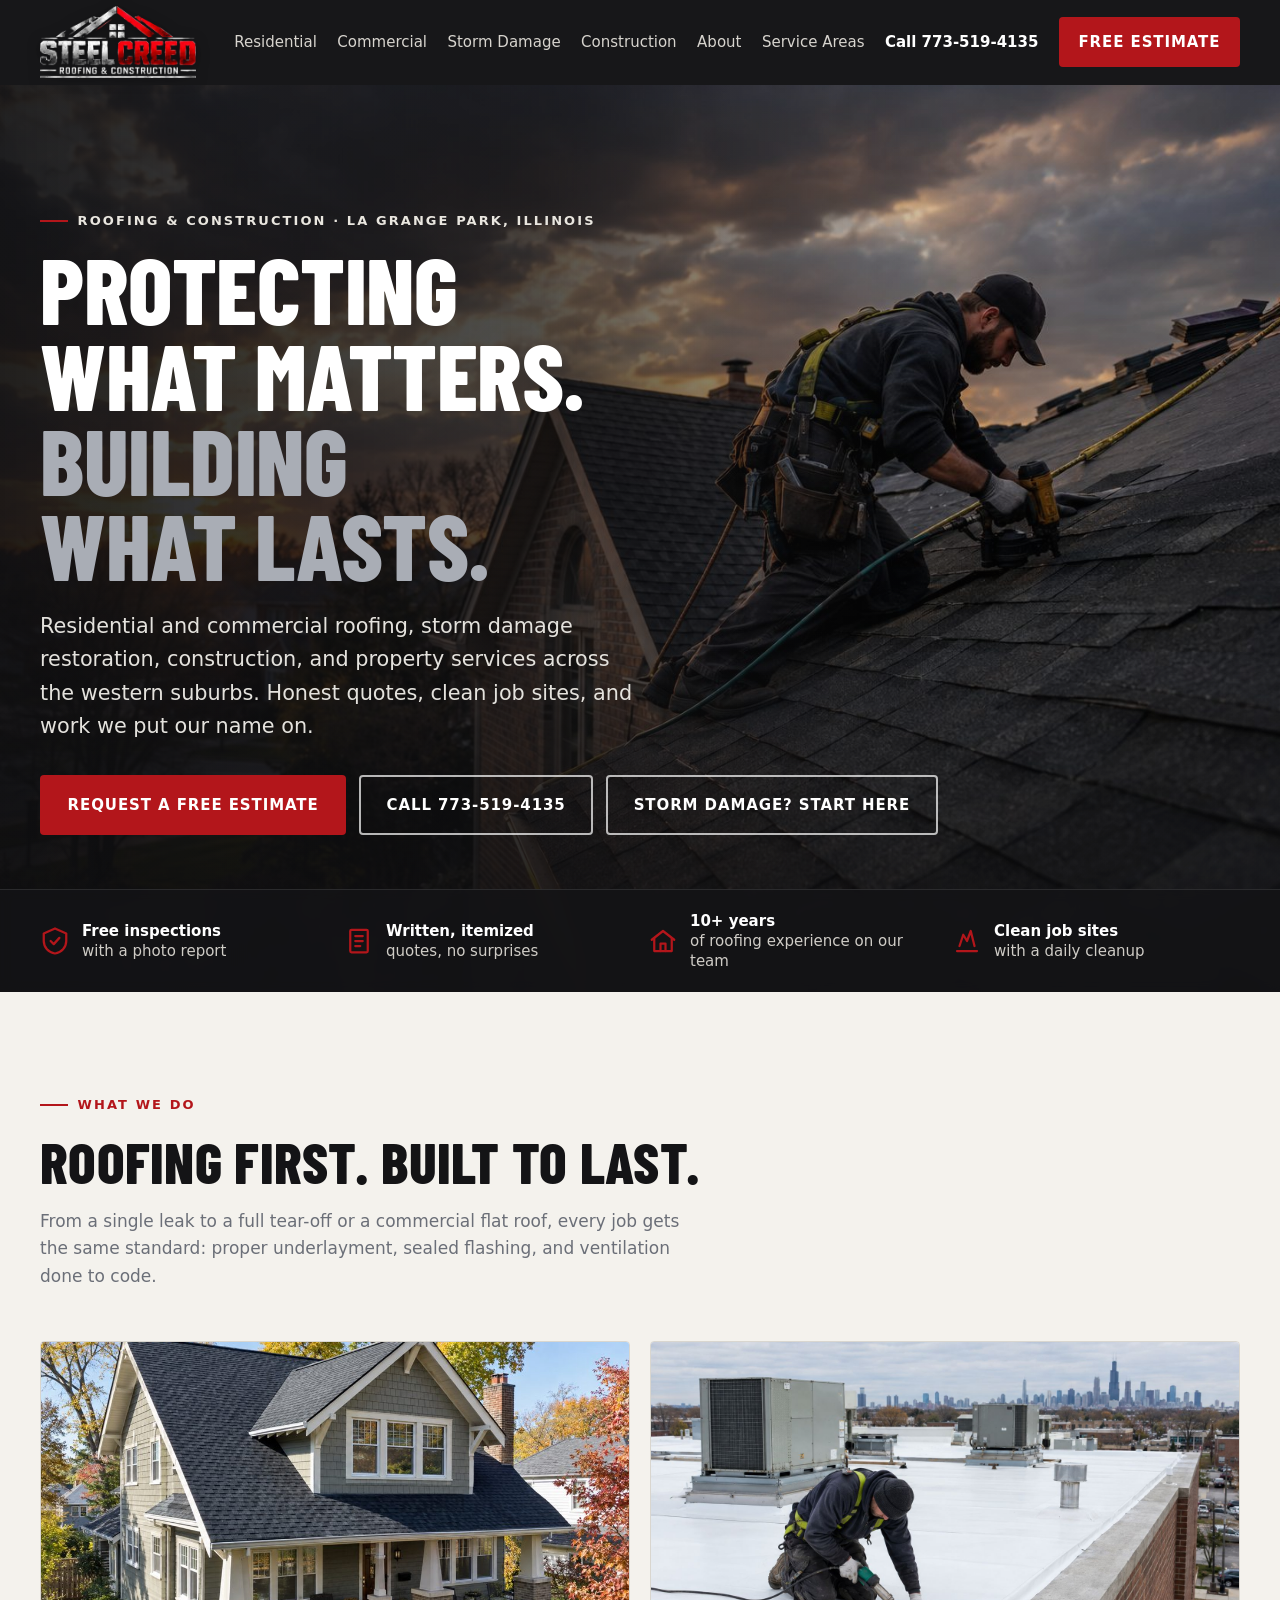
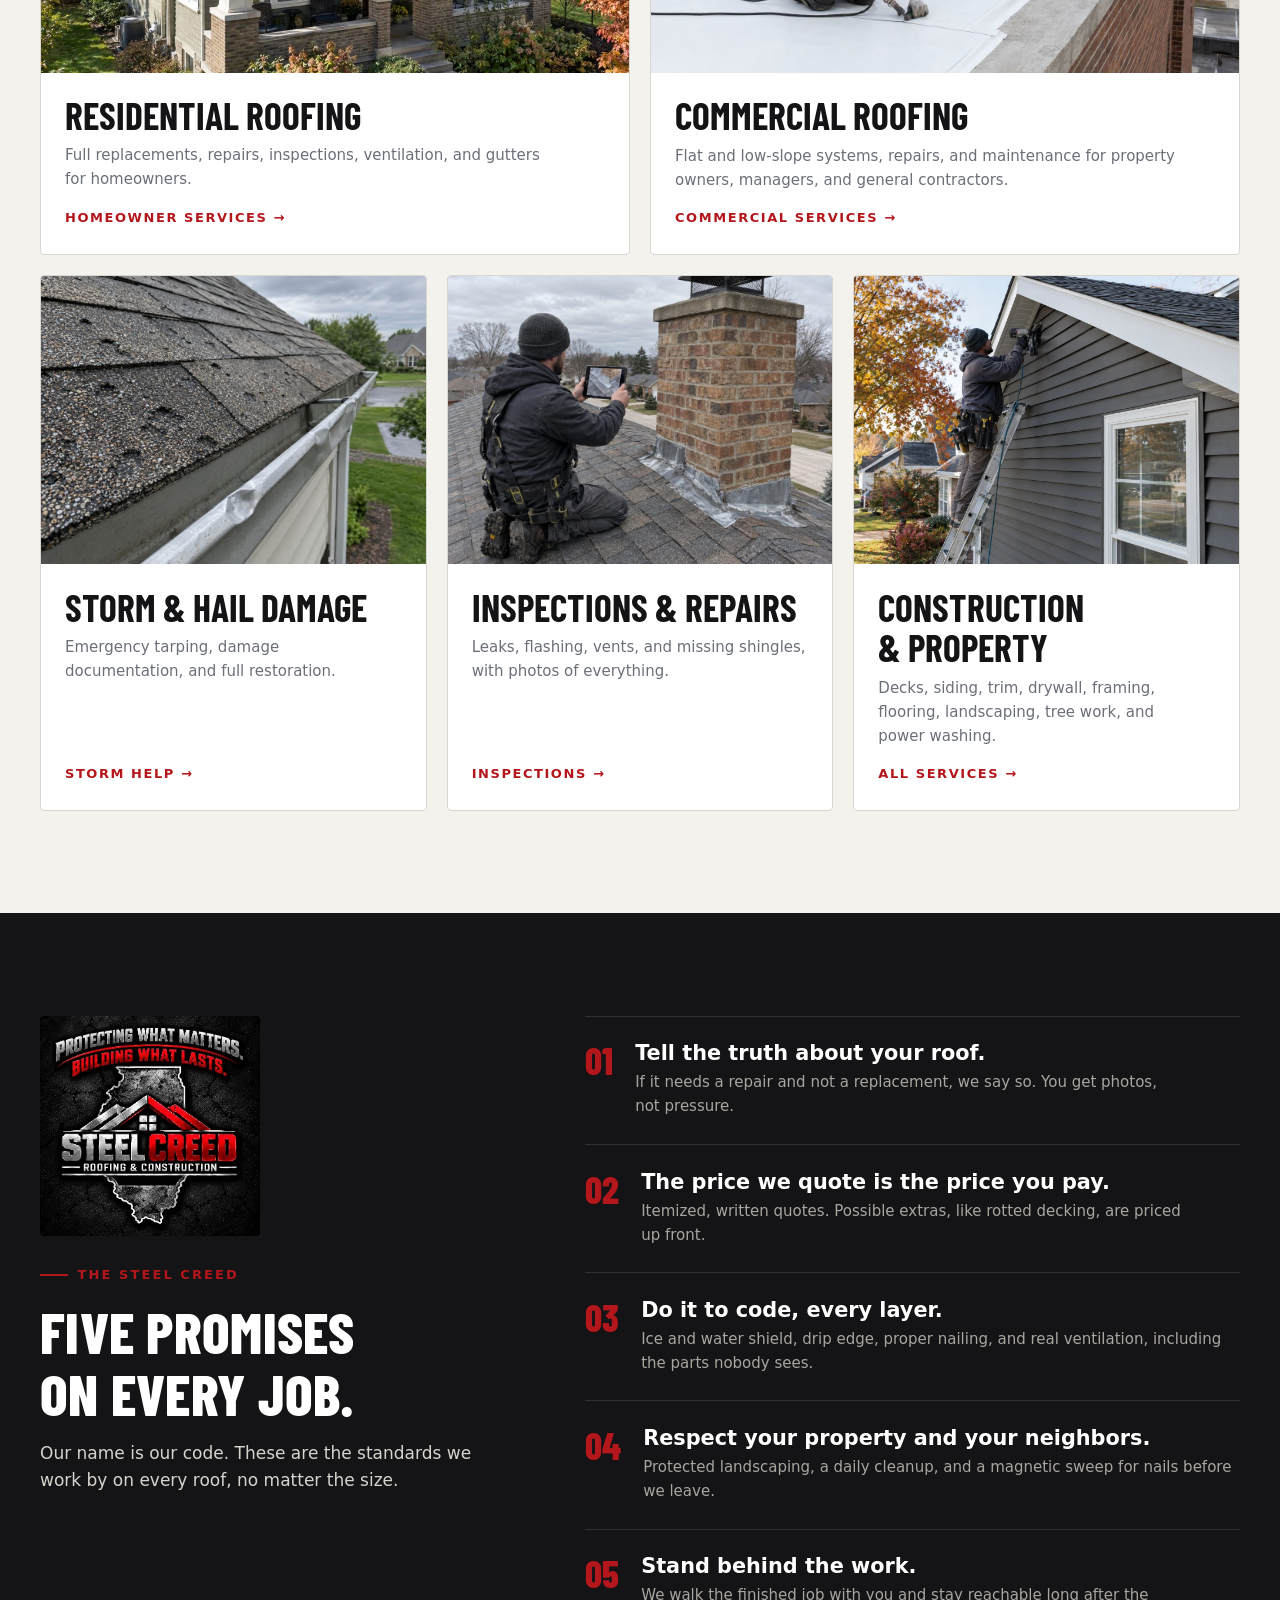
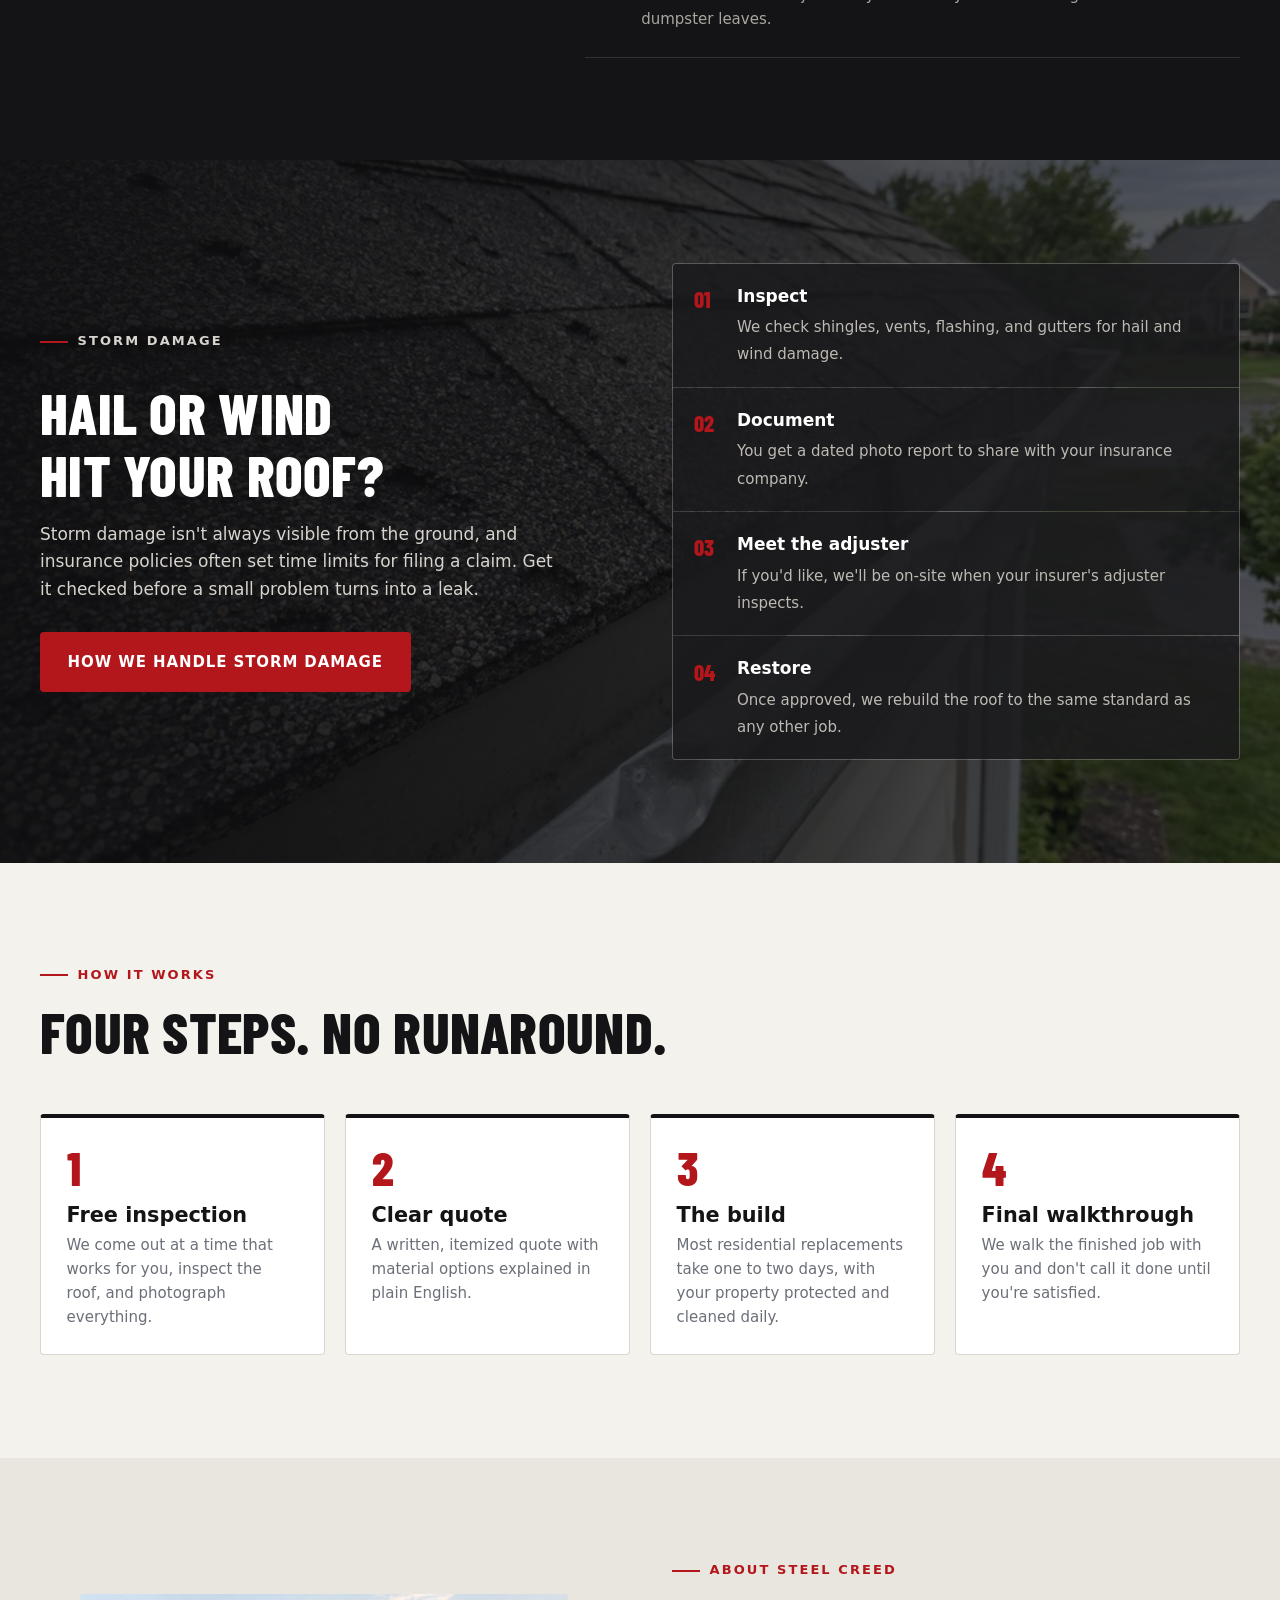
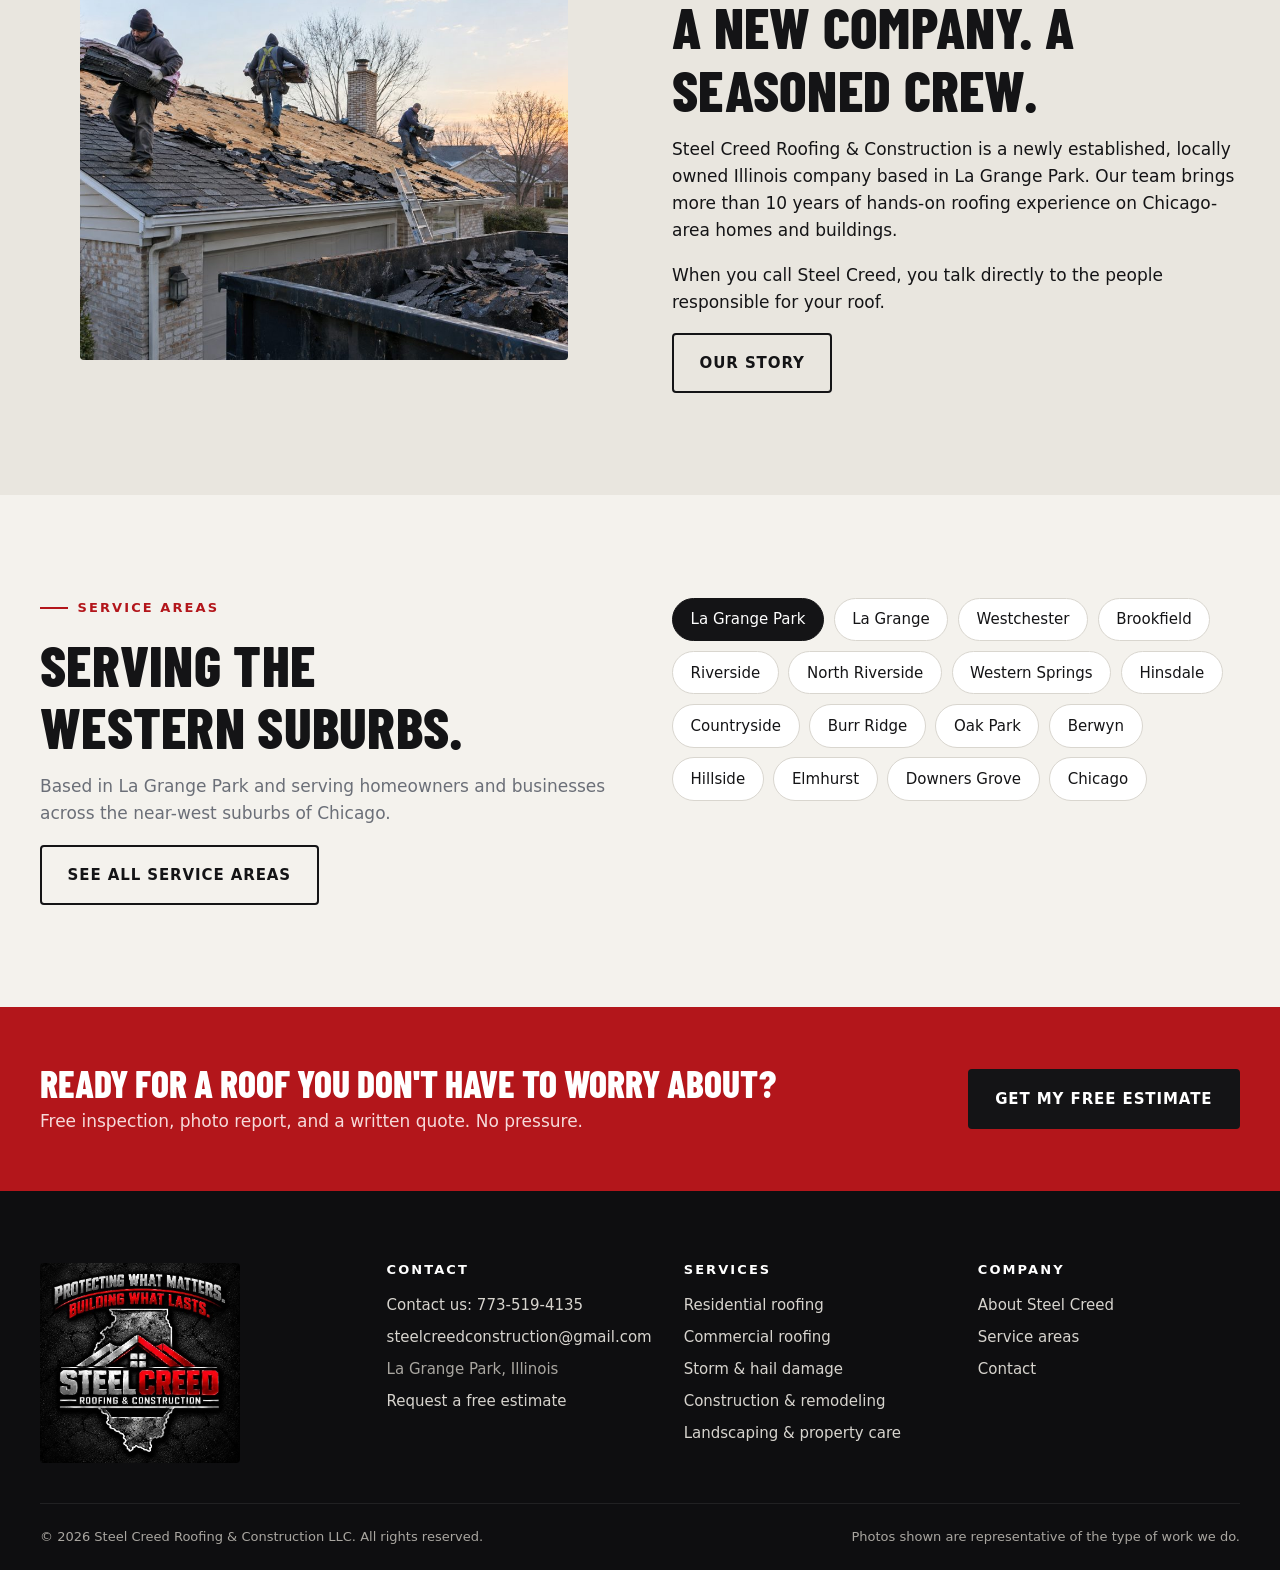
<file: index.html>
<!doctype html>
<html lang="en">
<head>
<meta charset="utf-8">
<meta name="viewport" content="width=device-width, initial-scale=1">
<title>Steel Creed Roofing & Construction | La Grange Park, IL Roofing</title>
<meta name="description" content="Residential and commercial roofing, storm damage, and exterior construction for La Grange Park and the Chicago western suburbs. Free inspections and written estimates.">
<meta property="og:title" content="Steel Creed Roofing & Construction | La Grange Park, IL Roofing">
<meta property="og:description" content="Residential and commercial roofing, storm damage, and exterior construction for La Grange Park and the Chicago western suburbs. Free inspections and written estimates.">
<meta property="og:image" content="assets/hero.jpg">
<meta name="theme-color" content="#141416">
<link rel="icon" href="assets/favicon.png">
<link rel="preconnect" href="https://fonts.googleapis.com">
<link rel="preconnect" href="https://fonts.gstatic.com" crossorigin>
<link href="https://fonts.googleapis.com/css2?family=Barlow+Condensed:wght@600;700;800&display=swap" rel="stylesheet">
<link href="https://api.fontshare.com/v2/css?f[]=satoshi@400,500,700&display=swap" rel="stylesheet">
<link rel="stylesheet" href="styles.css">
<script type="application/ld+json">
{"@context":"https://schema.org","@type":"RoofingContractor","name":"Steel Creed Roofing & Construction","slogan":"Protecting What Matters. Building What Lasts.","email":"steelcreedconstruction@gmail.com","telephone":"+17735194135","address":{"@type":"PostalAddress","addressLocality":"La Grange Park","addressRegion":"IL","addressCountry":"US"},"areaServed":["La Grange Park", "La Grange", "Westchester", "Brookfield", "Riverside", "North Riverside", "Western Springs", "Hinsdale", "Countryside", "Burr Ridge", "Oak Park", "Berwyn", "Hillside", "Elmhurst", "Downers Grove", "Chicago"]}
</script>
</head>
<body class="no-js">
<a class="skip" href="#main">Skip to content</a>
<header class="header">
  <div class="container header__inner">
    <a href="index.html" class="brand" aria-label="Steel Creed Roofing & Construction home">
      <img class="brand__logo" src="assets/logo-header.png" alt="Steel Creed Roofing &amp; Construction" width="364" height="168">
    </a>
    <nav class="nav" aria-label="Main">
      <button class="nav__toggle" aria-expanded="false" aria-controls="nav-list" aria-label="Open menu"><span></span><span></span><span></span></button>
      <ul id="nav-list" class="nav__list">
        <li><a href="residential.html">Residential</a></li>
        <li><a href="commercial.html">Commercial</a></li>
        <li><a href="storm-damage.html">Storm Damage</a></li>
        <li><a href="construction.html">Construction</a></li>
        <li><a href="about.html">About</a></li>
        <li><a href="service-areas.html">Service Areas</a></li>
        <li><a href="tel:+17735194135" class="nav__phone">Call 773-519-4135</a></li>
        <li><a href="contact.html" class="btn btn--red btn--sm">Free Estimate</a></li>
      </ul>
    </nav>
  </div>
</header>
<main id="main">

  <section class="hero" aria-labelledby="hero-title">
    <img class="hero__bg" src="assets/hero.jpg" alt="Roofer installing charcoal architectural shingles on a brick suburban home at sunset" width="1920" height="1280" fetchpriority="high">
    <div class="hero__shade" aria-hidden="true"></div>
    <div class="container hero__content">
      <p class="eyebrow eyebrow--light">Roofing & Construction &middot; La Grange Park, Illinois</p>
      <h1 id="hero-title" class="hero__title">Protecting<br>what matters. <span>Building<br>what lasts.</span></h1>
      <p class="hero__lede">Residential and commercial roofing, storm damage restoration, construction, and property services across the western suburbs. Honest quotes, clean job sites, and work we put our name on.</p>
      <div class="hero__actions">
        <a href="contact.html" class="btn btn--red">Request a Free Estimate</a>
        <a href="tel:+17735194135" class="btn btn--ghost">Call 773-519-4135</a>
        <a href="storm-damage.html" class="btn btn--ghost">Storm Damage? Start Here</a>
      </div>
    </div>
    <div class="trustbar">
      <div class="container trustbar__inner">
        <div class="trust"><svg aria-hidden="true" viewBox="0 0 24 24"><path d="M12 2 3 6v6c0 5 3.8 9.3 9 10 5.2-.7 9-5 9-10V6l-9-4Z"/><path d="m8.5 12 2.5 2.5 4.5-5"/></svg><span><strong>Free inspections</strong>with a photo report</span></div>
        <div class="trust"><svg aria-hidden="true" viewBox="0 0 24 24"><rect x="5" y="3" width="14" height="18" rx="1"/><path d="M9 8h6M9 12h6M9 16h4"/></svg><span><strong>Written, itemized</strong>quotes, no surprises</span></div>
        <div class="trust"><svg aria-hidden="true" viewBox="0 0 24 24"><path d="M3 11 12 4l9 7"/><path d="M5 10v10h14V10"/><path d="M10 20v-6h4v6"/></svg><span><strong>10+ years</strong>of roofing experience on our team</span></div>
        <div class="trust"><svg aria-hidden="true" viewBox="0 0 24 24"><path d="M4 20h16"/><path d="m6 16 3-9 3 5 3-8 3 12"/></svg><span><strong>Clean job sites</strong>with a daily cleanup</span></div>
      </div>
    </div>
  </section>

  <section class="section" aria-labelledby="services-title">
    <div class="container">
      <div class="section__head">
        <p class="eyebrow">What we do</p>
        <h2 id="services-title" class="h2">Roofing first. Built to last.</h2>
        <p class="section__lede">From a single leak to a full tear-off or a commercial flat roof, every job gets the same standard: proper underlayment, sealed flashing, and ventilation done to code.</p>
      </div>
      <div class="services">
        <a class="card card--feature reveal" href="residential.html">
          <img src="assets/replacement.jpg" alt="Completed black shingle roof on a two-story craftsman home" loading="lazy" width="1000" height="750">
          <div class="card__body"><h3>Residential Roofing</h3><p>Full replacements, repairs, inspections, ventilation, and gutters for homeowners.</p><span class="card__more">Homeowner services &rarr;</span></div>
        </a>
        <a class="card card--feature reveal" href="commercial.html">
          <img src="assets/commercial.jpg" alt="Roofer heat-welding a white membrane on a commercial flat roof" loading="lazy" width="1920" height="1080">
          <div class="card__body"><h3>Commercial Roofing</h3><p>Flat and low-slope systems, repairs, and maintenance for property owners, managers, and general contractors.</p><span class="card__more">Commercial services &rarr;</span></div>
        </a>
        <a class="card reveal" href="storm-damage.html">
          <img src="assets/storm.jpg" alt="Hail-damaged shingles and dented gutter after a storm" loading="lazy" width="1000" height="750">
          <div class="card__body"><h3>Storm & Hail Damage</h3><p>Emergency tarping, damage documentation, and full restoration.</p><span class="card__more">Storm help &rarr;</span></div>
        </a>
        <a class="card reveal" href="residential.html#inspections">
          <img src="assets/inspection.jpg" alt="Roofer documenting chimney flashing with a tablet" loading="lazy" width="1000" height="750">
          <div class="card__body"><h3>Inspections & Repairs</h3><p>Leaks, flashing, vents, and missing shingles, with photos of everything.</p><span class="card__more">Inspections &rarr;</span></div>
        </a>
        <a class="card reveal" href="construction.html">
          <img src="assets/siding.jpg" alt="Contractor installing gray siding and white fascia" loading="lazy" width="1000" height="750">
          <div class="card__body"><h3>Construction & Property</h3><p>Decks, siding, trim, drywall, framing, flooring, landscaping, tree work, and power washing.</p><span class="card__more">All services &rarr;</span></div>
        </a>
      </div>
    </div>
  </section>

  <section class="section section--dark" aria-labelledby="creed-title">
    <div class="container creed">
      <div class="creed__intro">
        <img src="assets/steel-creed-logo-final.jpg" alt="" class="creed__badge" width="627" height="627" loading="lazy">
        <p class="eyebrow">The Steel Creed</p>
        <h2 id="creed-title" class="h2">Five promises on every job.</h2>
        <p>Our name is our code. These are the standards we work by on every roof, no matter the size.</p>
      </div>
      <ol class="creed__list">
        <li class="reveal"><span class="creed__num">01</span><div><h3>Tell the truth about your roof.</h3><p>If it needs a repair and not a replacement, we say so. You get photos, not pressure.</p></div></li>
        <li class="reveal"><span class="creed__num">02</span><div><h3>The price we quote is the price you pay.</h3><p>Itemized, written quotes. Possible extras, like rotted decking, are priced up front.</p></div></li>
        <li class="reveal"><span class="creed__num">03</span><div><h3>Do it to code, every layer.</h3><p>Ice and water shield, drip edge, proper nailing, and real ventilation, including the parts nobody sees.</p></div></li>
        <li class="reveal"><span class="creed__num">04</span><div><h3>Respect your property and your neighbors.</h3><p>Protected landscaping, a daily cleanup, and a magnetic sweep for nails before we leave.</p></div></li>
        <li class="reveal"><span class="creed__num">05</span><div><h3>Stand behind the work.</h3><p>We walk the finished job with you and stay reachable long after the dumpster leaves.</p></div></li>
      </ol>
    </div>
  </section>

  <section class="banner" aria-labelledby="storm-title">
    <img class="banner__bg" src="assets/storm.jpg" alt="" loading="lazy">
    <div class="banner__shade" aria-hidden="true"></div>
    <div class="container banner__inner">
      <div class="banner__copy">
        <p class="eyebrow eyebrow--light">Storm damage</p>
        <h2 id="storm-title" class="h2 h2--light">Hail or wind hit your roof?</h2>
        <p>Storm damage isn't always visible from the ground, and insurance policies often set time limits for filing a claim. Get it checked before a small problem turns into a leak.</p>
        <a href="storm-damage.html" class="btn btn--red">How We Handle Storm Damage</a>
      </div>
      <ol class="steps">
        <li><strong>Inspect</strong><span>We check shingles, vents, flashing, and gutters for hail and wind damage.</span></li>
        <li><strong>Document</strong><span>You get a dated photo report to share with your insurance company.</span></li>
        <li><strong>Meet the adjuster</strong><span>If you'd like, we'll be on-site when your insurer's adjuster inspects.</span></li>
        <li><strong>Restore</strong><span>Once approved, we rebuild the roof to the same standard as any other job.</span></li>
      </ol>
    </div>
  </section>

  <section class="section" aria-labelledby="process-title">
    <div class="container">
      <div class="section__head">
        <p class="eyebrow">How it works</p>
        <h2 id="process-title" class="h2">Four steps. No runaround.</h2>
      </div>
      <ol class="process">
        <li class="reveal"><span class="process__n">1</span><h3>Free inspection</h3><p>We come out at a time that works for you, inspect the roof, and photograph everything.</p></li>
        <li class="reveal"><span class="process__n">2</span><h3>Clear quote</h3><p>A written, itemized quote with material options explained in plain English.</p></li>
        <li class="reveal"><span class="process__n">3</span><h3>The build</h3><p>Most residential replacements take one to two days, with your property protected and cleaned daily.</p></li>
        <li class="reveal"><span class="process__n">4</span><h3>Final walkthrough</h3><p>We walk the finished job with you and don't call it done until you're satisfied.</p></li>
      </ol>
    </div>
  </section>

  <section class="section section--steel" aria-labelledby="about-title">
    <div class="container split">
      <figure class="figure reveal"><img src="assets/crew.jpg" alt="Roofing crew carrying shingle bundles during a tear-off" loading="lazy" width="1000" height="750"></figure>
      <div>
        <p class="eyebrow">About Steel Creed</p>
        <h2 id="about-title" class="h2">A new company. A seasoned crew.</h2>
        <p>Steel Creed Roofing & Construction is a newly established, locally owned Illinois company based in La Grange Park. Our team brings more than 10 years of hands-on roofing experience on Chicago-area homes and buildings.</p>
        <p>When you call Steel Creed, you talk directly to the people responsible for your roof.</p>
        <a href="about.html" class="btn btn--outline">Our Story</a>
      </div>
    </div>
  </section>

  <section class="section" aria-labelledby="area-title">
    <div class="container split split--top">
      <div>
        <p class="eyebrow">Service areas</p>
        <h2 id="area-title" class="h2">Serving the western suburbs.</h2>
        <p class="section__lede">Based in La Grange Park and serving homeowners and businesses across the near-west suburbs of Chicago.</p>
        <a href="service-areas.html" class="btn btn--outline">See All Service Areas</a>
      </div>
      <ul class="towns"><li>La Grange Park</li><li>La Grange</li><li>Westchester</li><li>Brookfield</li><li>Riverside</li><li>North Riverside</li><li>Western Springs</li><li>Hinsdale</li><li>Countryside</li><li>Burr Ridge</li><li>Oak Park</li><li>Berwyn</li><li>Hillside</li><li>Elmhurst</li><li>Downers Grove</li><li>Chicago</li></ul>
    </div>
  </section>

  <section class="ctaband">
    <div class="container ctaband__inner">
      <div><h2>Ready for a roof you don't have to worry about?</h2><p>Free inspection, photo report, and a written quote. No pressure.</p></div>
      <a href="contact.html" class="btn btn--dark">Get My Free Estimate</a>
    </div>
  </section>
</main>
<footer class="footer">
  <div class="container footer__inner">
    <div class="footer__brand">
      <img src="assets/steel-creed-logo-final.jpg" alt="Steel Creed Roofing & Construction logo: Protecting What Matters. Building What Lasts." width="627" height="627" loading="lazy">
    </div>
    <div>
      <h3>Contact</h3>
      <ul>
        <li><a href="tel:+17735194135">Contact us: 773-519-4135</a></li>
        <li><a href="mailto:steelcreedconstruction@gmail.com">steelcreedconstruction@gmail.com</a></li>
        <li>La Grange Park, Illinois</li>
        <li><a href="contact.html">Request a free estimate</a></li>
      </ul>
    </div>
    <div>
      <h3>Services</h3>
      <ul>
        <li><a href="residential.html">Residential roofing</a></li>
        <li><a href="commercial.html">Commercial roofing</a></li>
        <li><a href="storm-damage.html">Storm & hail damage</a></li>
        <li><a href="construction.html">Construction & remodeling</a></li>
        <li><a href="construction.html#property">Landscaping & property care</a></li>
      </ul>
    </div>
    <div>
      <h3>Company</h3>
      <ul>
        <li><a href="about.html">About Steel Creed</a></li>
        <li><a href="service-areas.html">Service areas</a></li>
        <li><a href="contact.html">Contact</a></li>
      </ul>
    </div>
  </div>
  <div class="container footer__legal">
    <p>&copy; 2026 Steel Creed Roofing & Construction LLC. All rights reserved.</p>
    <p>Photos shown are representative of the type of work we do.</p>
  </div>
</footer>
<div class="mobilebar" aria-label="Quick contact">
  <a href="tel:+17735194135" class="mobilebar__email">Call Now</a>
  <a href="contact.html" class="mobilebar__cta">Free Estimate</a>
</div>
<script src="app.js" defer></script>
</body>
</html>
</file>
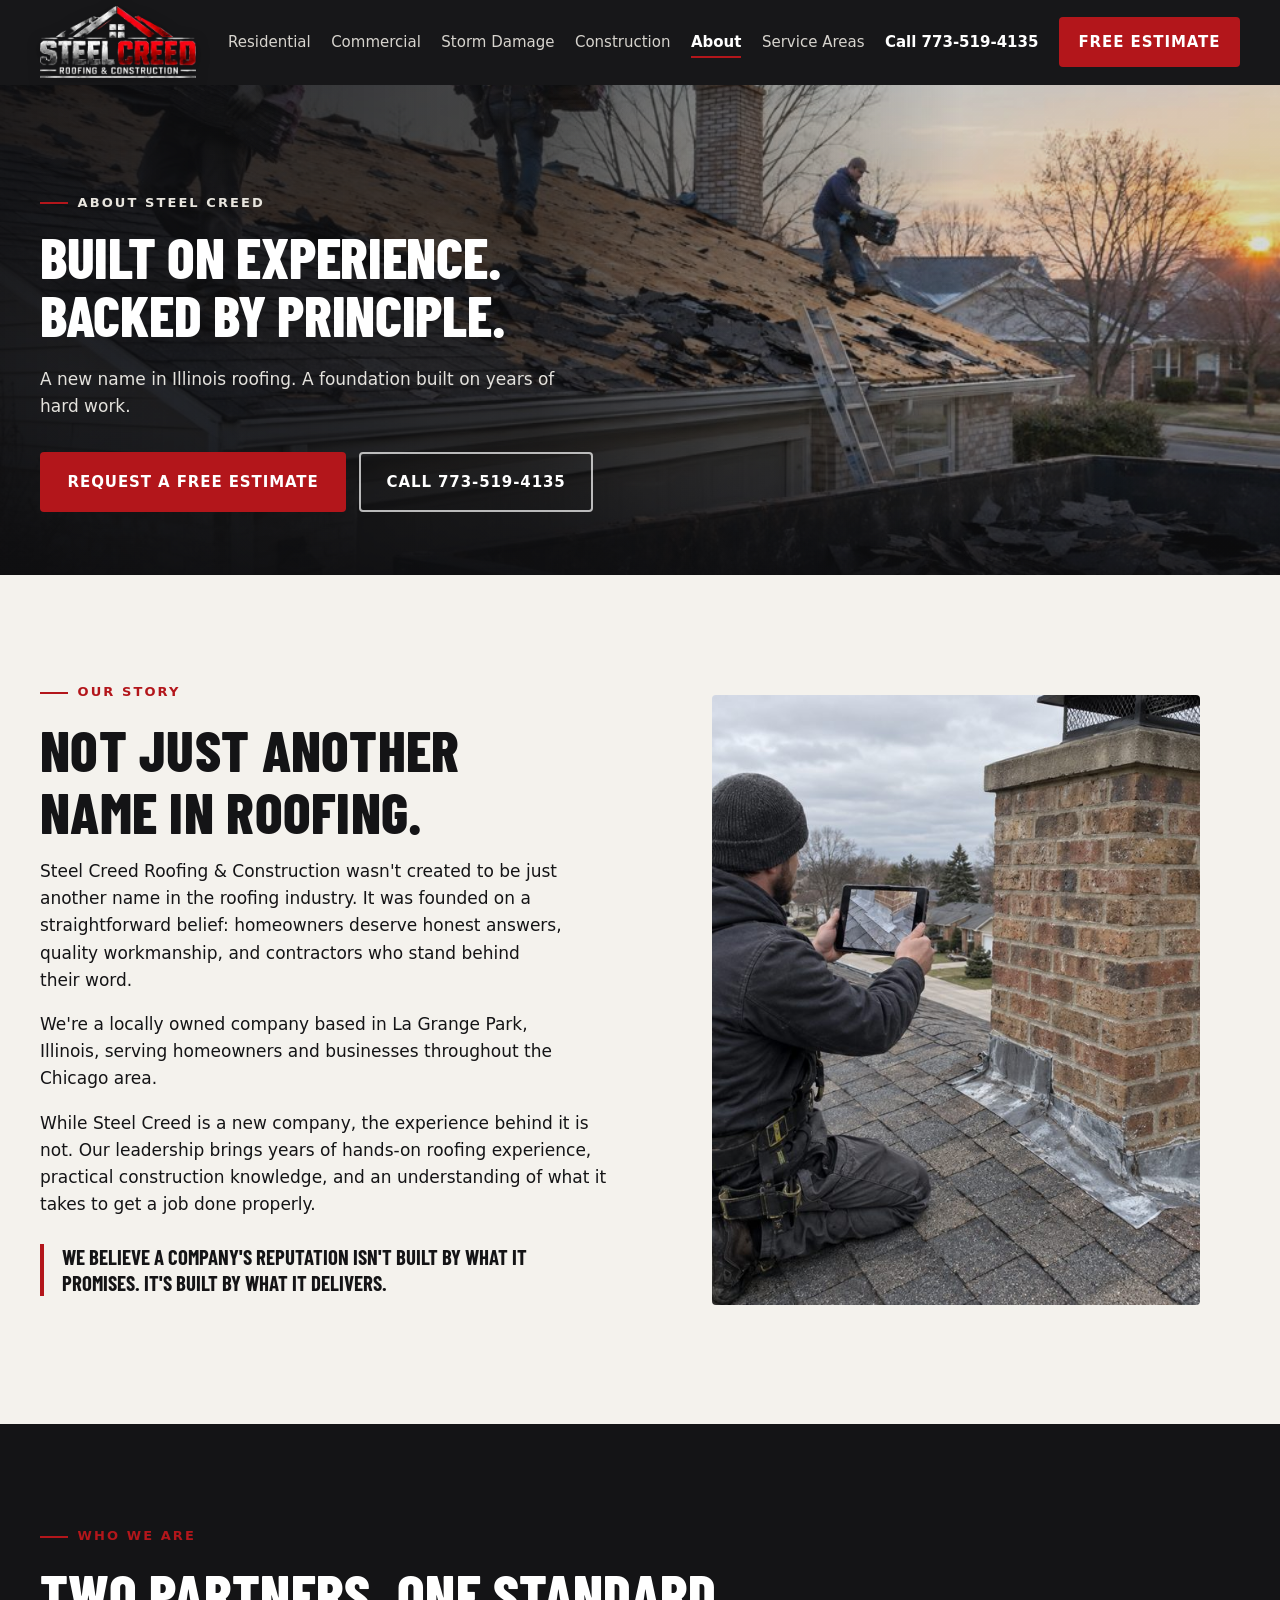
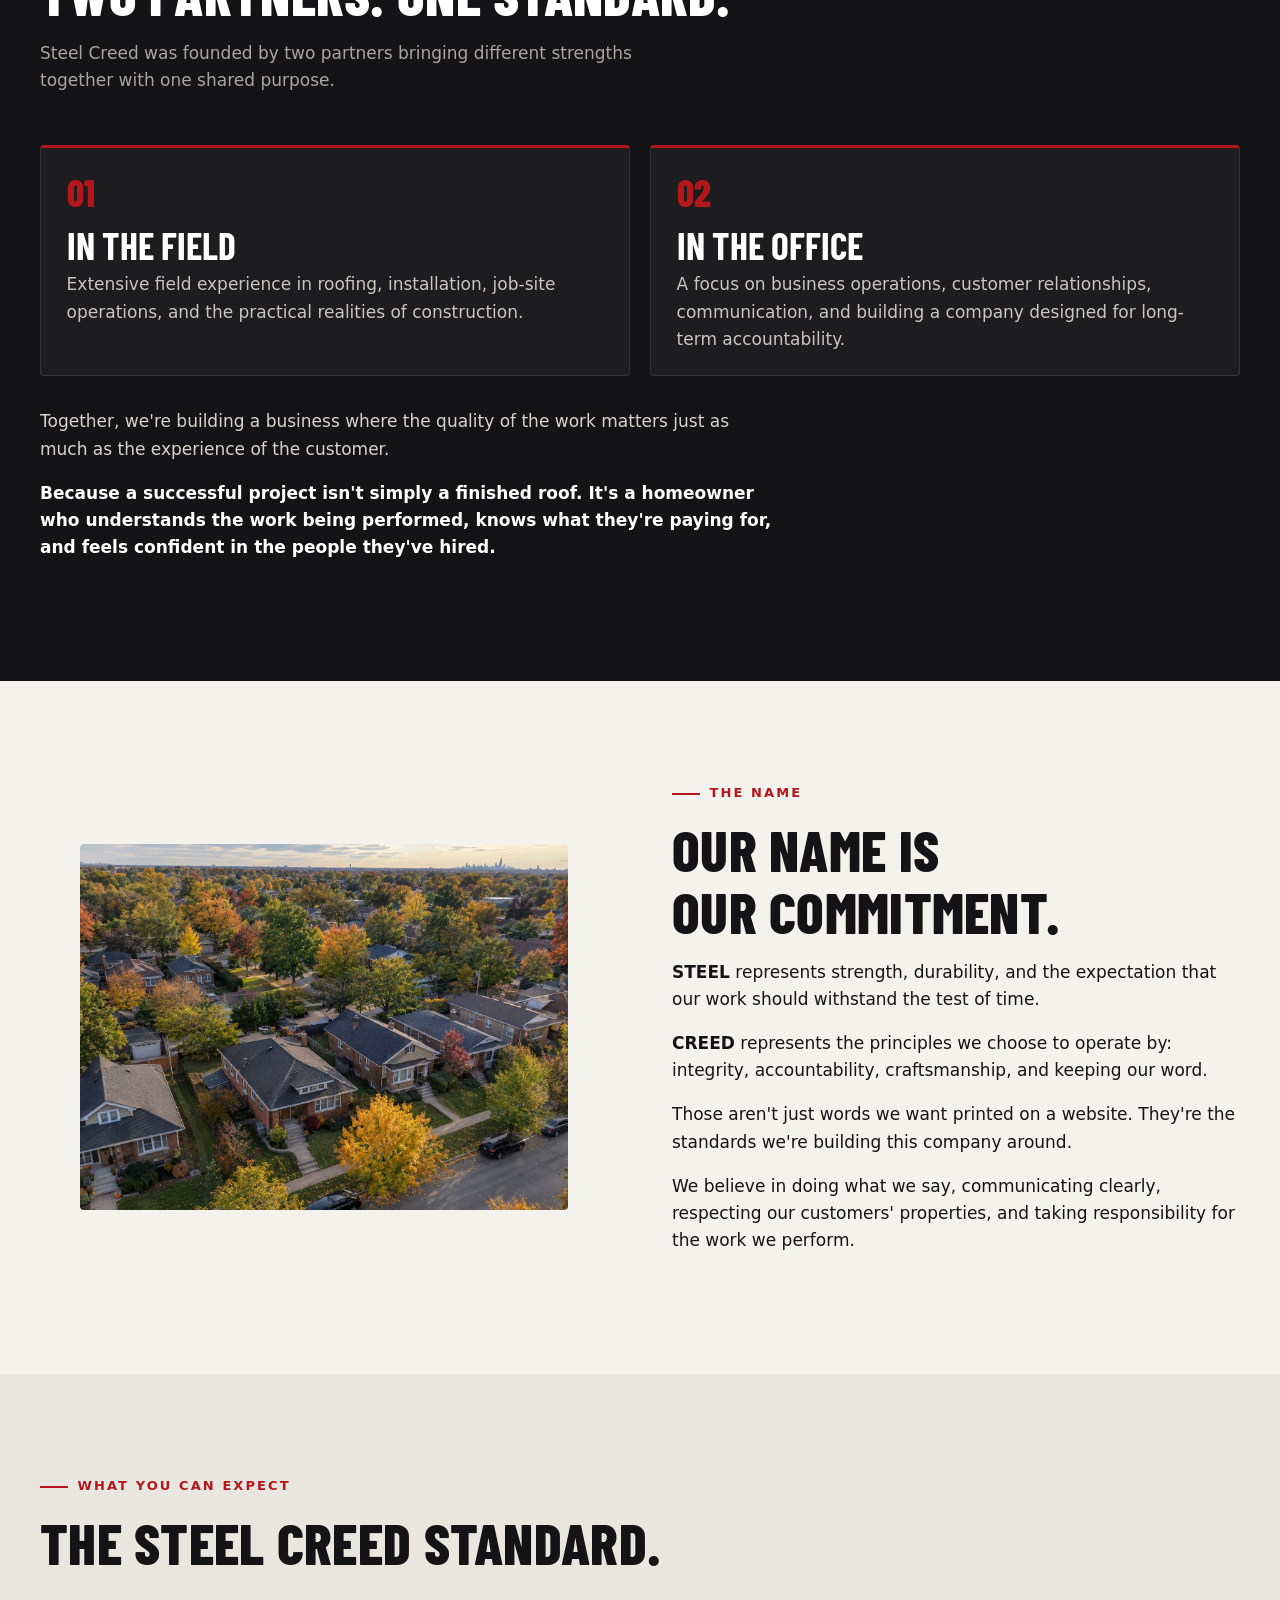
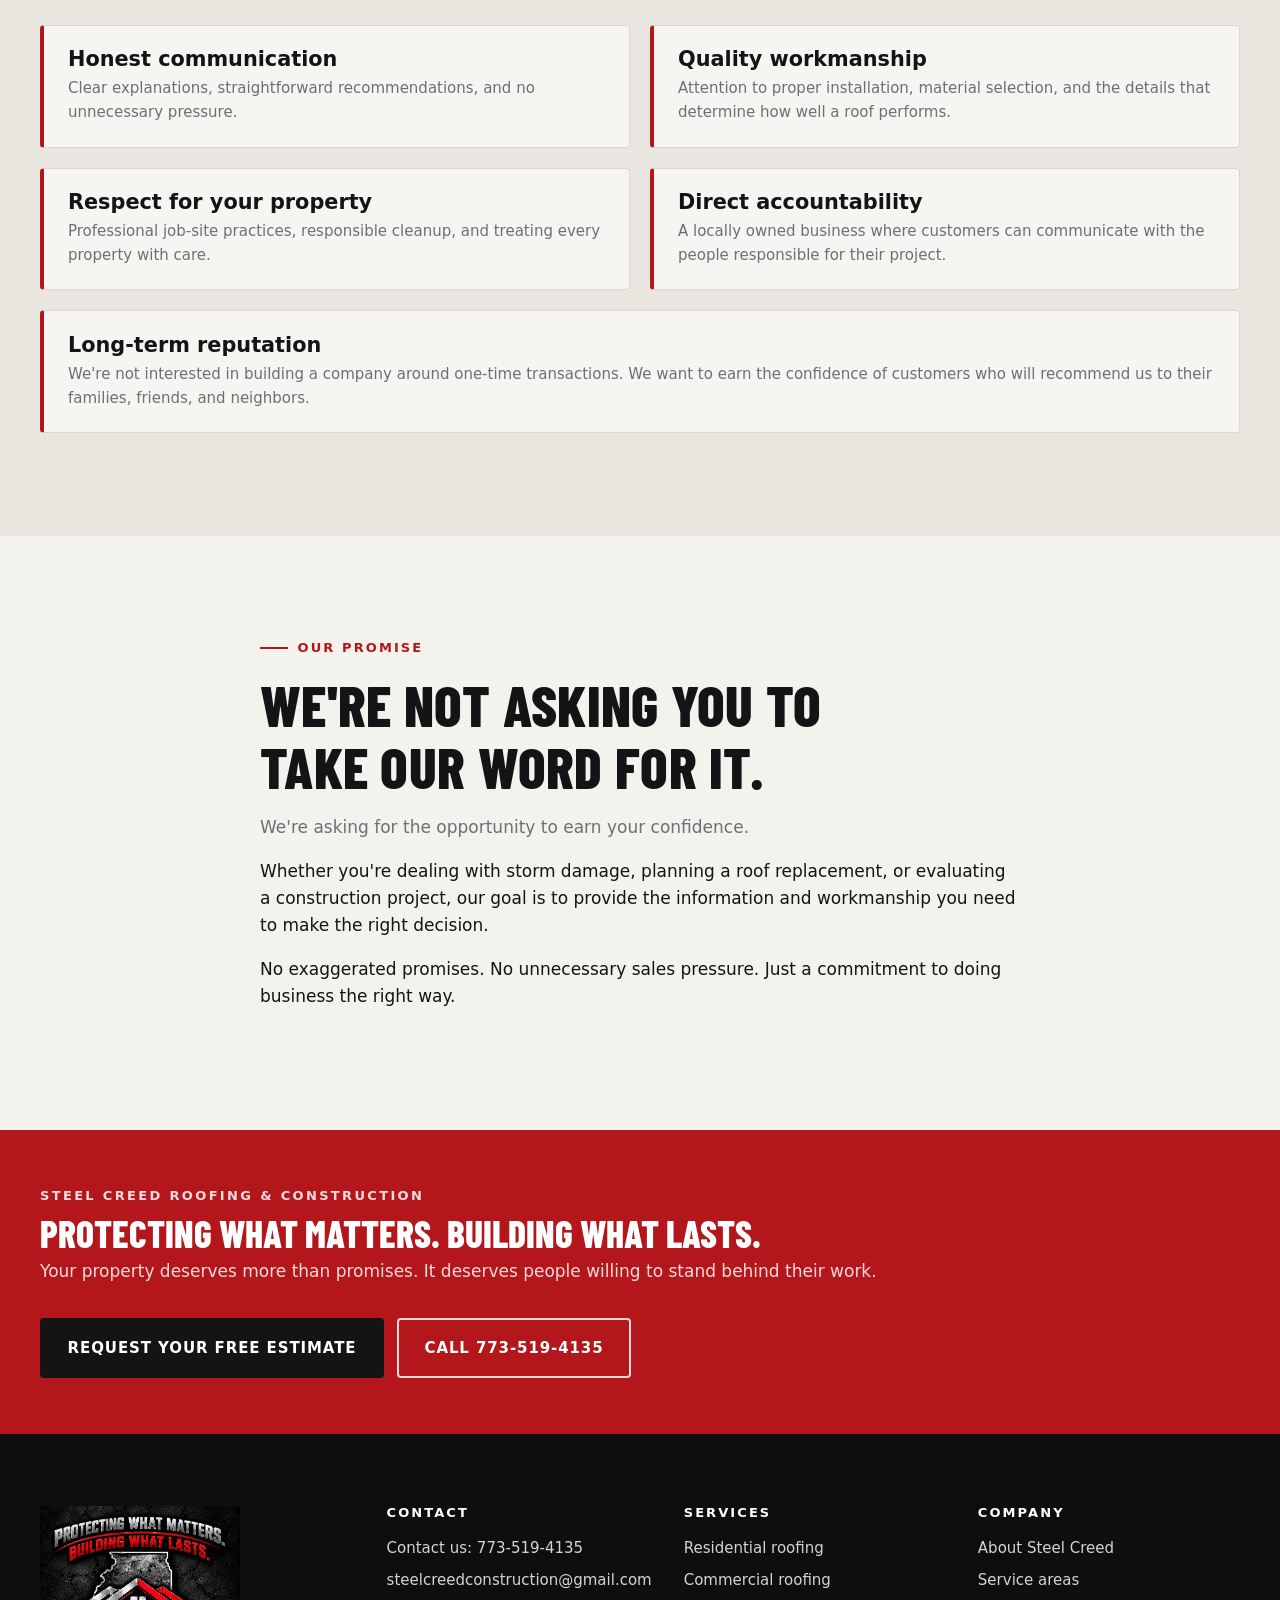
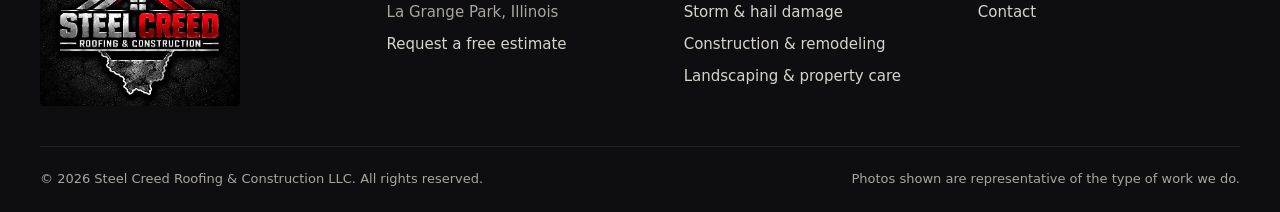
<file: about.html>
<!doctype html>
<html lang="en">
<head>
<meta charset="utf-8">
<meta name="viewport" content="width=device-width, initial-scale=1">
<title>About Steel Creed Roofing & Construction | La Grange Park, IL</title>
<meta name="description" content="Steel Creed Roofing & Construction is a locally owned roofing company in La Grange Park, Illinois, built on experience and backed by principle: honest answers, quality workmanship, and contractors who stand behind their word.">
<meta property="og:title" content="About Steel Creed Roofing & Construction | La Grange Park, IL">
<meta property="og:description" content="Steel Creed Roofing & Construction is a locally owned roofing company in La Grange Park, Illinois, built on experience and backed by principle: honest answers, quality workmanship, and contractors who stand behind their word.">
<meta property="og:image" content="assets/crew.jpg">
<meta name="theme-color" content="#141416">
<link rel="icon" href="assets/favicon.png">
<link rel="preconnect" href="https://fonts.googleapis.com">
<link rel="preconnect" href="https://fonts.gstatic.com" crossorigin>
<link href="https://fonts.googleapis.com/css2?family=Barlow+Condensed:wght@600;700;800&display=swap" rel="stylesheet">
<link href="https://api.fontshare.com/v2/css?f[]=satoshi@400,500,700&display=swap" rel="stylesheet">
<link rel="stylesheet" href="styles.css">
<script type="application/ld+json">
{"@context":"https://schema.org","@type":"RoofingContractor","name":"Steel Creed Roofing & Construction","slogan":"Protecting What Matters. Building What Lasts.","email":"steelcreedconstruction@gmail.com","telephone":"+17735194135","address":{"@type":"PostalAddress","addressLocality":"La Grange Park","addressRegion":"IL","addressCountry":"US"},"areaServed":["La Grange Park", "La Grange", "Westchester", "Brookfield", "Riverside", "North Riverside", "Western Springs", "Hinsdale", "Countryside", "Burr Ridge", "Oak Park", "Berwyn", "Hillside", "Elmhurst", "Downers Grove", "Chicago"]}
</script>
</head>
<body class="no-js">
<a class="skip" href="#main">Skip to content</a>
<header class="header">
  <div class="container header__inner">
    <a href="index.html" class="brand" aria-label="Steel Creed Roofing & Construction home">
      <img class="brand__logo" src="assets/logo-header.png" alt="Steel Creed Roofing &amp; Construction" width="364" height="168">
    </a>
    <nav class="nav" aria-label="Main">
      <button class="nav__toggle" aria-expanded="false" aria-controls="nav-list" aria-label="Open menu"><span></span><span></span><span></span></button>
      <ul id="nav-list" class="nav__list">
        <li><a href="residential.html">Residential</a></li>
        <li><a href="commercial.html">Commercial</a></li>
        <li><a href="storm-damage.html">Storm Damage</a></li>
        <li><a href="construction.html">Construction</a></li>
        <li><a href="about.html" aria-current="page">About</a></li>
        <li><a href="service-areas.html">Service Areas</a></li>
        <li><a href="tel:+17735194135" class="nav__phone">Call 773-519-4135</a></li>
        <li><a href="contact.html" class="btn btn--red btn--sm">Free Estimate</a></li>
      </ul>
    </nav>
  </div>
</header>
<main id="main">
  <section class="hero hero--page">
    <img class="hero__bg" src="assets/crew.jpg" alt="Roofing crew working on a residential roof" style="object-position:center">
    <div class="hero__shade" aria-hidden="true"></div>
    <div class="container hero__content">
      <p class="eyebrow eyebrow--light">About Steel Creed</p>
      <h1 class="hero__title">Built on experience.<br>Backed by principle.</h1>
      <p class="hero__lede">A new name in Illinois roofing. A foundation built on years of hard work.</p>
      <div class="hero__actions"><a href="contact.html" class="btn btn--red">Request a Free Estimate</a><a href="tel:+17735194135" class="btn btn--ghost">Call 773-519-4135</a></div>
    </div>
  </section>

  <section class="section" aria-labelledby="story">
    <div class="container split">
      <div>
        <p class="eyebrow">Our story</p>
        <h2 id="story" class="h2">Not just another name in roofing.</h2>
        <p>Steel Creed Roofing &amp; Construction wasn't created to be just another name in the roofing industry. It was founded on a straightforward belief: homeowners deserve honest answers, quality workmanship, and contractors who stand behind their word.</p>
        <p>We're a locally owned company based in La Grange Park, Illinois, serving homeowners and businesses throughout the Chicago area.</p>
        <p>While Steel Creed is a new company, the experience behind it is not. Our leadership brings years of hands-on roofing experience, practical construction knowledge, and an understanding of what it takes to get a job done properly.</p>
        <p class="pullquote">We believe a company's reputation isn't built by what it promises. It's built by what it delivers.</p>
      </div>
      <figure class="figure figure--tall reveal"><img src="assets/inspection.jpg" alt="Roofer inspecting chimney flashing" loading="lazy" width="1000" height="750"></figure>
    </div>
  </section>
  <section class="section section--dark" aria-labelledby="partners">
    <div class="container">
      <div class="section__head">
        <p class="eyebrow">Who we are</p>
        <h2 id="partners" class="h2">Two partners. One standard.</h2>
        <p class="section__lede">Steel Creed was founded by two partners bringing different strengths together with one shared purpose.</p>
      </div>
      <div class="partners">
        <div class="partner reveal"><span class="creed__num">01</span><h3>In the field</h3><p>Extensive field experience in roofing, installation, job-site operations, and the practical realities of construction.</p></div>
        <div class="partner reveal"><span class="creed__num">02</span><h3>In the office</h3><p>A focus on business operations, customer relationships, communication, and building a company designed for long-term accountability.</p></div>
      </div>
      <div class="partners__close">
        <p>Together, we're building a business where the quality of the work matters just as much as the experience of the customer.</p>
        <p>Because a successful project isn't simply a finished roof. It's a homeowner who understands the work being performed, knows what they're paying for, and feels confident in the people they've hired.</p>
      </div>
    </div>
  </section>
  <section class="section" aria-labelledby="name">
    <div class="container split">
      <figure class="figure reveal"><img src="assets/neighborhood.jpg" alt="Aerial view of a tree-lined western suburbs neighborhood" loading="lazy" width="1920" height="1080"></figure>
      <div>
        <p class="eyebrow">The name</p>
        <h2 id="name" class="h2">Our name is our commitment.</h2>
        <p><strong>STEEL</strong> represents strength, durability, and the expectation that our work should withstand the test of time.</p>
        <p><strong>CREED</strong> represents the principles we choose to operate by: integrity, accountability, craftsmanship, and keeping our word.</p>
        <p>Those aren't just words we want printed on a website. They're the standards we're building this company around.</p>
        <p>We believe in doing what we say, communicating clearly, respecting our customers' properties, and taking responsibility for the work we perform.</p>
      </div>
    </div>
  </section>
  <section class="section section--steel" aria-labelledby="standard">
    <div class="container">
      <div class="section__head">
        <p class="eyebrow">What you can expect</p>
        <h2 id="standard" class="h2">The Steel Creed Standard.</h2>
      </div>
      <ul class="featlist"><li class="reveal"><h3>Honest communication</h3><p>Clear explanations, straightforward recommendations, and no unnecessary pressure.</p></li><li class="reveal"><h3>Quality workmanship</h3><p>Attention to proper installation, material selection, and the details that determine how well a roof performs.</p></li><li class="reveal"><h3>Respect for your property</h3><p>Professional job-site practices, responsible cleanup, and treating every property with care.</p></li><li class="reveal"><h3>Direct accountability</h3><p>A locally owned business where customers can communicate with the people responsible for their project.</p></li><li class="reveal"><h3>Long-term reputation</h3><p>We're not interested in building a company around one-time transactions. We want to earn the confidence of customers who will recommend us to their families, friends, and neighbors.</p></li></ul>
    </div>
  </section>
  <section class="section" aria-labelledby="earn">
    <div class="container narrow">
      <p class="eyebrow">Our promise</p>
      <h2 id="earn" class="h2">We're not asking you to take our word for it.</h2>
      <p class="section__lede">We're asking for the opportunity to earn your confidence.</p>
      <p>Whether you're dealing with storm damage, planning a roof replacement, or evaluating a construction project, our goal is to provide the information and workmanship you need to make the right decision.</p>
      <p>No exaggerated promises. No unnecessary sales pressure. Just a commitment to doing business the right way.</p>
    </div>
  </section>
  <section class="ctaband ctaband--about">
    <div class="container ctaband__inner">
      <div>
        <p class="ctaband__kicker">Steel Creed Roofing &amp; Construction</p>
        <h2>Protecting What Matters. Building What Lasts.</h2>
        <p>Your property deserves more than promises. It deserves people willing to stand behind their work.</p>
      </div>
      <div class="ctaband__actions">
        <a href="contact.html" class="btn btn--dark">Request Your Free Estimate</a>
        <a href="tel:+17735194135" class="btn btn--outline-light">Call 773-519-4135</a>
      </div>
    </div>
  </section>
</main>
<footer class="footer">
  <div class="container footer__inner">
    <div class="footer__brand">
      <img src="assets/steel-creed-logo-final.jpg" alt="Steel Creed Roofing & Construction logo: Protecting What Matters. Building What Lasts." width="627" height="627" loading="lazy">
    </div>
    <div>
      <h3>Contact</h3>
      <ul>
        <li><a href="tel:+17735194135">Contact us: 773-519-4135</a></li>
        <li><a href="mailto:steelcreedconstruction@gmail.com">steelcreedconstruction@gmail.com</a></li>
        <li>La Grange Park, Illinois</li>
        <li><a href="contact.html">Request a free estimate</a></li>
      </ul>
    </div>
    <div>
      <h3>Services</h3>
      <ul>
        <li><a href="residential.html">Residential roofing</a></li>
        <li><a href="commercial.html">Commercial roofing</a></li>
        <li><a href="storm-damage.html">Storm & hail damage</a></li>
        <li><a href="construction.html">Construction & remodeling</a></li>
        <li><a href="construction.html#property">Landscaping & property care</a></li>
      </ul>
    </div>
    <div>
      <h3>Company</h3>
      <ul>
        <li><a href="about.html">About Steel Creed</a></li>
        <li><a href="service-areas.html">Service areas</a></li>
        <li><a href="contact.html">Contact</a></li>
      </ul>
    </div>
  </div>
  <div class="container footer__legal">
    <p>&copy; 2026 Steel Creed Roofing & Construction LLC. All rights reserved.</p>
    <p>Photos shown are representative of the type of work we do.</p>
  </div>
</footer>
<div class="mobilebar" aria-label="Quick contact">
  <a href="tel:+17735194135" class="mobilebar__email">Call Now</a>
  <a href="contact.html" class="mobilebar__cta">Free Estimate</a>
</div>
<script src="app.js" defer></script>
</body>
</html>
</file>
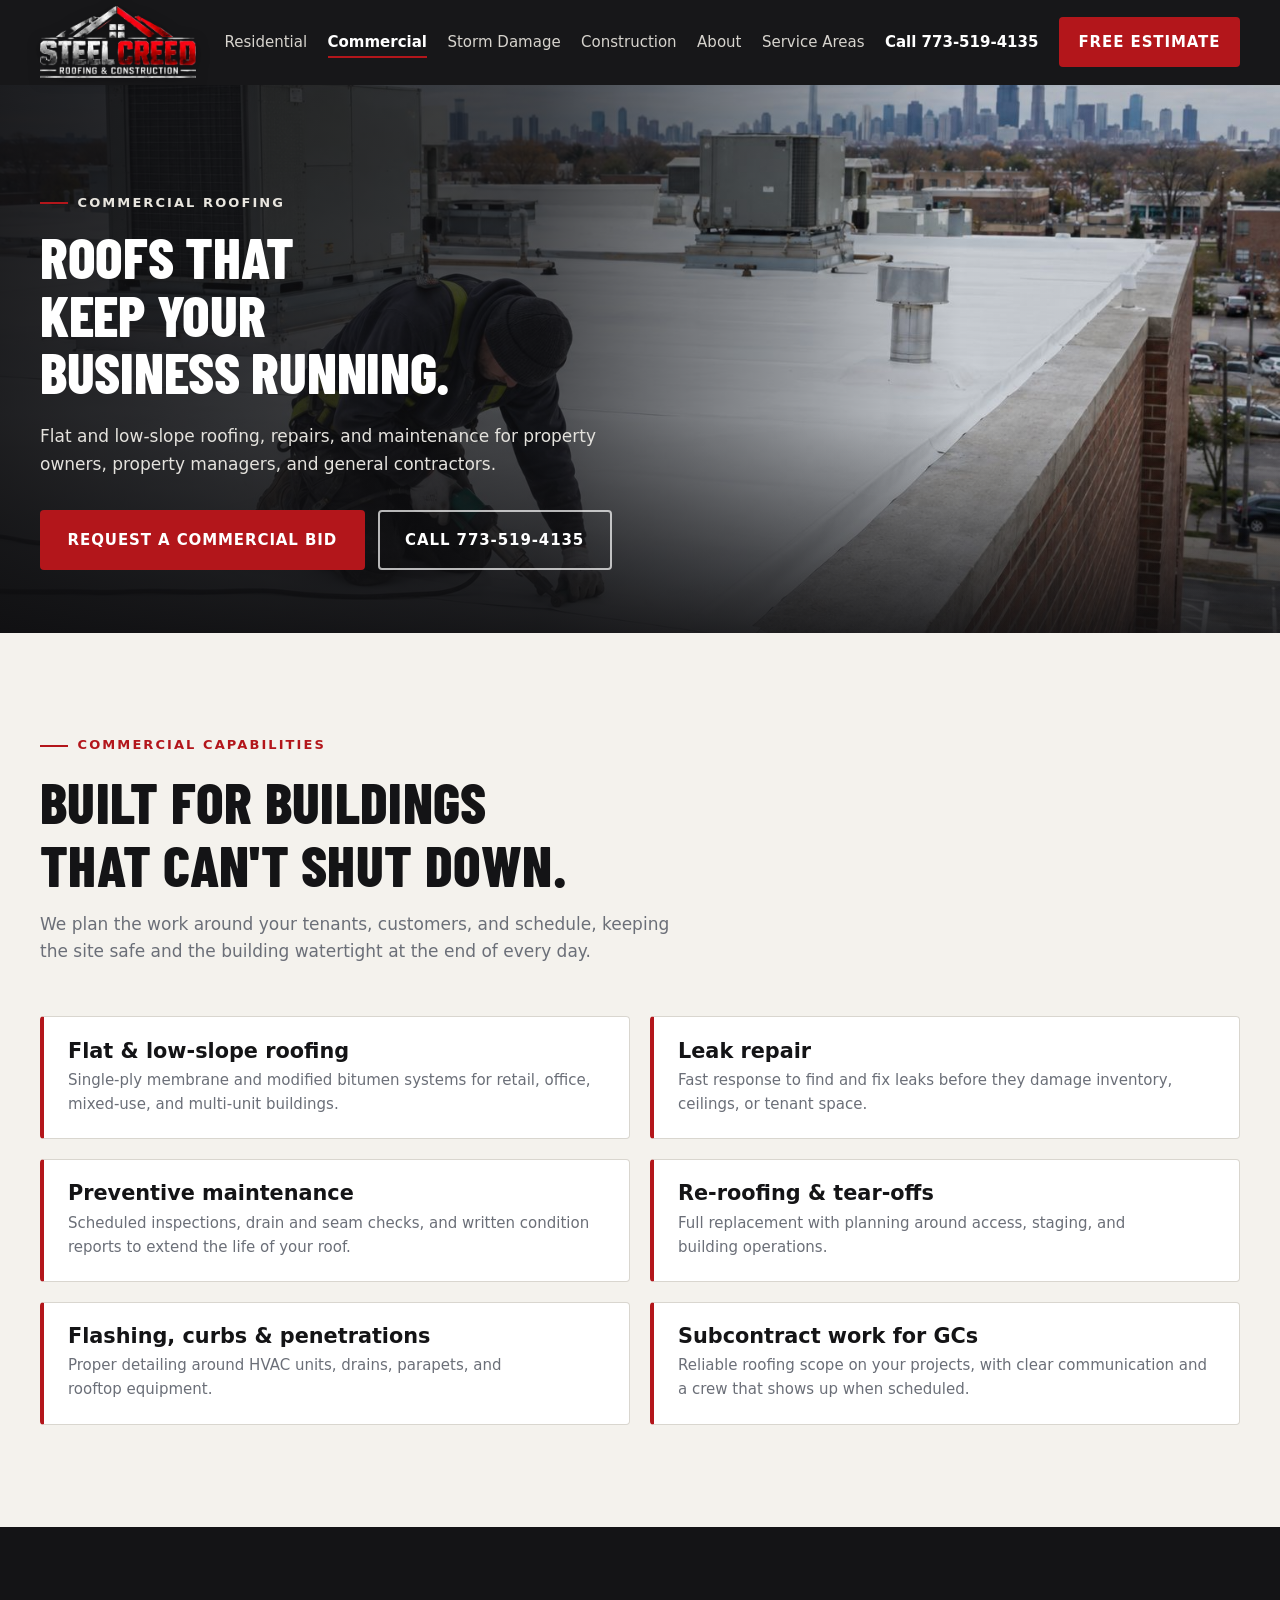
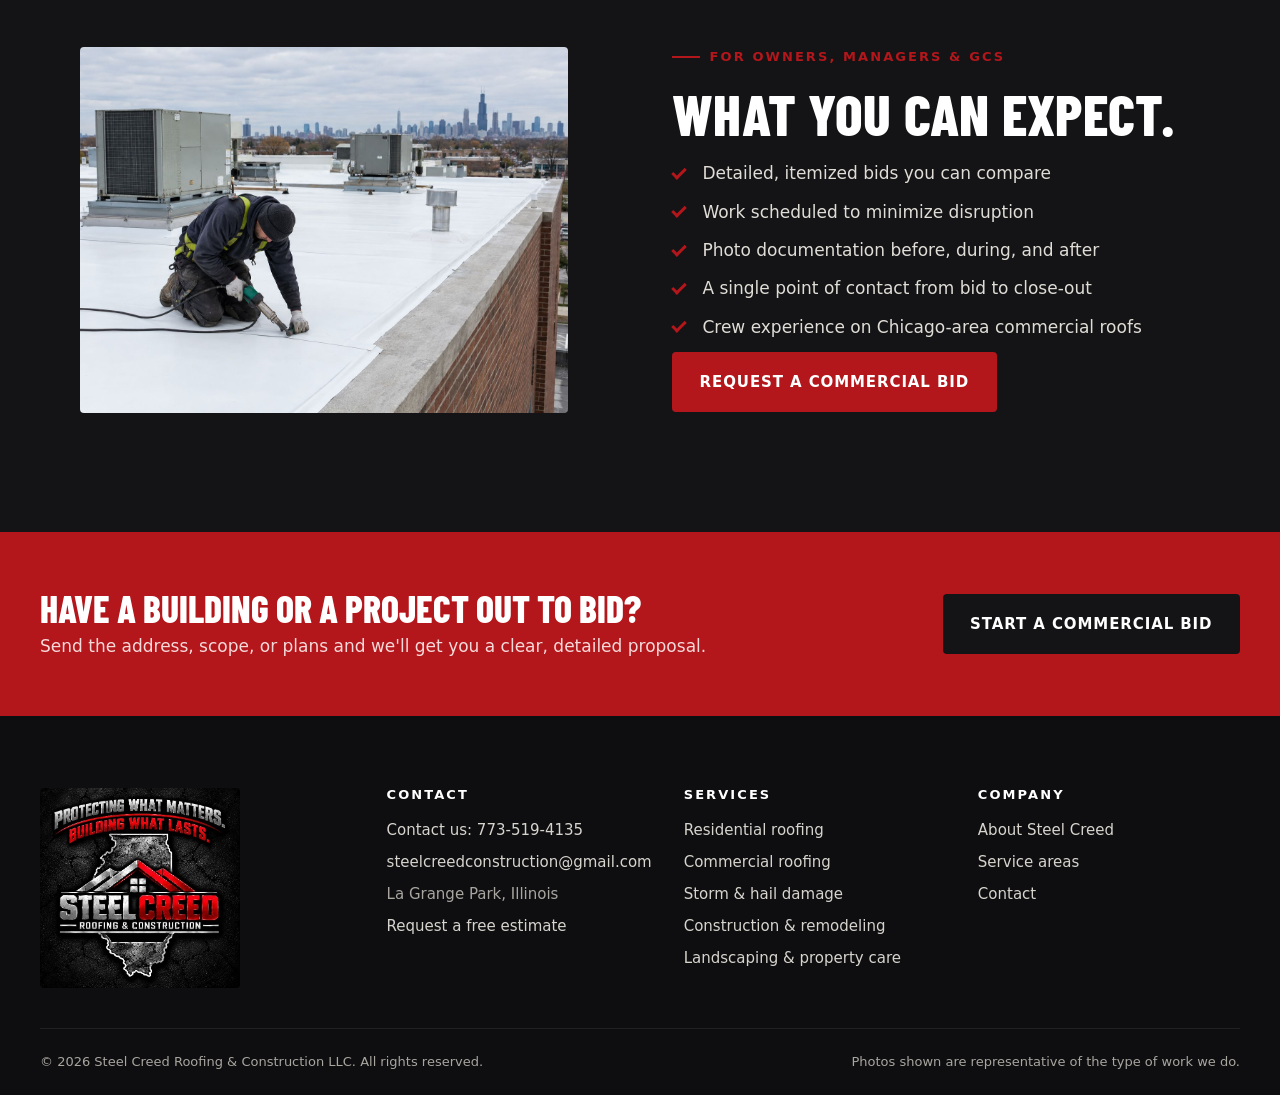
<file: commercial.html>
<!doctype html>
<html lang="en">
<head>
<meta charset="utf-8">
<meta name="viewport" content="width=device-width, initial-scale=1">
<title>Commercial Roofing | Steel Creed Roofing & Construction</title>
<meta name="description" content="Commercial flat and low-slope roofing, repairs, and maintenance for property owners, managers, and general contractors in the Chicago western suburbs.">
<meta property="og:title" content="Commercial Roofing | Steel Creed Roofing & Construction">
<meta property="og:description" content="Commercial flat and low-slope roofing, repairs, and maintenance for property owners, managers, and general contractors in the Chicago western suburbs.">
<meta property="og:image" content="assets/commercial.jpg">
<meta name="theme-color" content="#141416">
<link rel="icon" href="assets/favicon.png">
<link rel="preconnect" href="https://fonts.googleapis.com">
<link rel="preconnect" href="https://fonts.gstatic.com" crossorigin>
<link href="https://fonts.googleapis.com/css2?family=Barlow+Condensed:wght@600;700;800&display=swap" rel="stylesheet">
<link href="https://api.fontshare.com/v2/css?f[]=satoshi@400,500,700&display=swap" rel="stylesheet">
<link rel="stylesheet" href="styles.css">
<script type="application/ld+json">
{"@context":"https://schema.org","@type":"RoofingContractor","name":"Steel Creed Roofing & Construction","slogan":"Protecting What Matters. Building What Lasts.","email":"steelcreedconstruction@gmail.com","telephone":"+17735194135","address":{"@type":"PostalAddress","addressLocality":"La Grange Park","addressRegion":"IL","addressCountry":"US"},"areaServed":["La Grange Park", "La Grange", "Westchester", "Brookfield", "Riverside", "North Riverside", "Western Springs", "Hinsdale", "Countryside", "Burr Ridge", "Oak Park", "Berwyn", "Hillside", "Elmhurst", "Downers Grove", "Chicago"]}
</script>
</head>
<body class="no-js">
<a class="skip" href="#main">Skip to content</a>
<header class="header">
  <div class="container header__inner">
    <a href="index.html" class="brand" aria-label="Steel Creed Roofing & Construction home">
      <img class="brand__logo" src="assets/logo-header.png" alt="Steel Creed Roofing &amp; Construction" width="364" height="168">
    </a>
    <nav class="nav" aria-label="Main">
      <button class="nav__toggle" aria-expanded="false" aria-controls="nav-list" aria-label="Open menu"><span></span><span></span><span></span></button>
      <ul id="nav-list" class="nav__list">
        <li><a href="residential.html">Residential</a></li>
        <li><a href="commercial.html" aria-current="page">Commercial</a></li>
        <li><a href="storm-damage.html">Storm Damage</a></li>
        <li><a href="construction.html">Construction</a></li>
        <li><a href="about.html">About</a></li>
        <li><a href="service-areas.html">Service Areas</a></li>
        <li><a href="tel:+17735194135" class="nav__phone">Call 773-519-4135</a></li>
        <li><a href="contact.html" class="btn btn--red btn--sm">Free Estimate</a></li>
      </ul>
    </nav>
  </div>
</header>
<main id="main">
  <section class="hero hero--page">
    <img class="hero__bg" src="assets/commercial.jpg" alt="Roofer heat-welding a white membrane on a commercial flat roof" style="object-position:center">
    <div class="hero__shade" aria-hidden="true"></div>
    <div class="container hero__content">
      <p class="eyebrow eyebrow--light">Commercial roofing</p>
      <h1 class="hero__title">Roofs that keep your business running.</h1>
      <p class="hero__lede">Flat and low-slope roofing, repairs, and maintenance for property owners, property managers, and general contractors.</p>
      <div class="hero__actions"><a href="contact.html?type=commercial#estimate" class="btn btn--red">Request a Commercial Bid</a><a href="tel:+17735194135" class="btn btn--ghost">Call 773-519-4135</a></div>
    </div>
  </section>

  <section class="section" aria-labelledby="com-title">
    <div class="container">
      <div class="section__head">
        <p class="eyebrow">Commercial capabilities</p>
        <h2 id="com-title" class="h2">Built for buildings that can't shut down.</h2>
        <p class="section__lede">We plan the work around your tenants, customers, and schedule, keeping the site safe and the building watertight at the end of every day.</p>
      </div>
      <ul class="featlist"><li class="reveal"><h3>Flat & low-slope roofing</h3><p>Single-ply membrane and modified bitumen systems for retail, office, mixed-use, and multi-unit buildings.</p></li><li class="reveal"><h3>Leak repair</h3><p>Fast response to find and fix leaks before they damage inventory, ceilings, or tenant space.</p></li><li class="reveal"><h3>Preventive maintenance</h3><p>Scheduled inspections, drain and seam checks, and written condition reports to extend the life of your roof.</p></li><li class="reveal"><h3>Re-roofing & tear-offs</h3><p>Full replacement with planning around access, staging, and building operations.</p></li><li class="reveal"><h3>Flashing, curbs & penetrations</h3><p>Proper detailing around HVAC units, drains, parapets, and rooftop equipment.</p></li><li class="reveal"><h3>Subcontract work for GCs</h3><p>Reliable roofing scope on your projects, with clear communication and a crew that shows up when scheduled.</p></li></ul>
    </div>
  </section>

  <section class="section section--dark" aria-labelledby="why-com">
    <div class="container split">
      <figure class="figure reveal"><img src="assets/commercial.jpg" alt="Commercial rooftop with membrane and HVAC units" loading="lazy" width="1920" height="1080"></figure>
      <div>
        <p class="eyebrow">For owners, managers & GCs</p>
        <h2 id="why-com" class="h2">What you can expect.</h2>
        <ul class="checklist">
          <li>Detailed, itemized bids you can compare</li>
          <li>Work scheduled to minimize disruption</li>
          <li>Photo documentation before, during, and after</li>
          <li>A single point of contact from bid to close-out</li>
          <li>Crew experience on Chicago-area commercial roofs</li>
        </ul>
        <a href="contact.html?type=commercial#estimate" class="btn btn--red">Request a Commercial Bid</a>
      </div>
    </div>
  </section>
  <section class="ctaband">
    <div class="container ctaband__inner">
      <div><h2>Have a building or a project out to bid?</h2><p>Send the address, scope, or plans and we'll get you a clear, detailed proposal.</p></div>
      <a href="contact.html?type=commercial#estimate" class="btn btn--dark">Start a Commercial Bid</a>
    </div>
  </section>
</main>
<footer class="footer">
  <div class="container footer__inner">
    <div class="footer__brand">
      <img src="assets/steel-creed-logo-final.jpg" alt="Steel Creed Roofing & Construction logo: Protecting What Matters. Building What Lasts." width="627" height="627" loading="lazy">
    </div>
    <div>
      <h3>Contact</h3>
      <ul>
        <li><a href="tel:+17735194135">Contact us: 773-519-4135</a></li>
        <li><a href="mailto:steelcreedconstruction@gmail.com">steelcreedconstruction@gmail.com</a></li>
        <li>La Grange Park, Illinois</li>
        <li><a href="contact.html">Request a free estimate</a></li>
      </ul>
    </div>
    <div>
      <h3>Services</h3>
      <ul>
        <li><a href="residential.html">Residential roofing</a></li>
        <li><a href="commercial.html">Commercial roofing</a></li>
        <li><a href="storm-damage.html">Storm & hail damage</a></li>
        <li><a href="construction.html">Construction & remodeling</a></li>
        <li><a href="construction.html#property">Landscaping & property care</a></li>
      </ul>
    </div>
    <div>
      <h3>Company</h3>
      <ul>
        <li><a href="about.html">About Steel Creed</a></li>
        <li><a href="service-areas.html">Service areas</a></li>
        <li><a href="contact.html">Contact</a></li>
      </ul>
    </div>
  </div>
  <div class="container footer__legal">
    <p>&copy; 2026 Steel Creed Roofing & Construction LLC. All rights reserved.</p>
    <p>Photos shown are representative of the type of work we do.</p>
  </div>
</footer>
<div class="mobilebar" aria-label="Quick contact">
  <a href="tel:+17735194135" class="mobilebar__email">Call Now</a>
  <a href="contact.html" class="mobilebar__cta">Free Estimate</a>
</div>
<script src="app.js" defer></script>
</body>
</html>
</file>
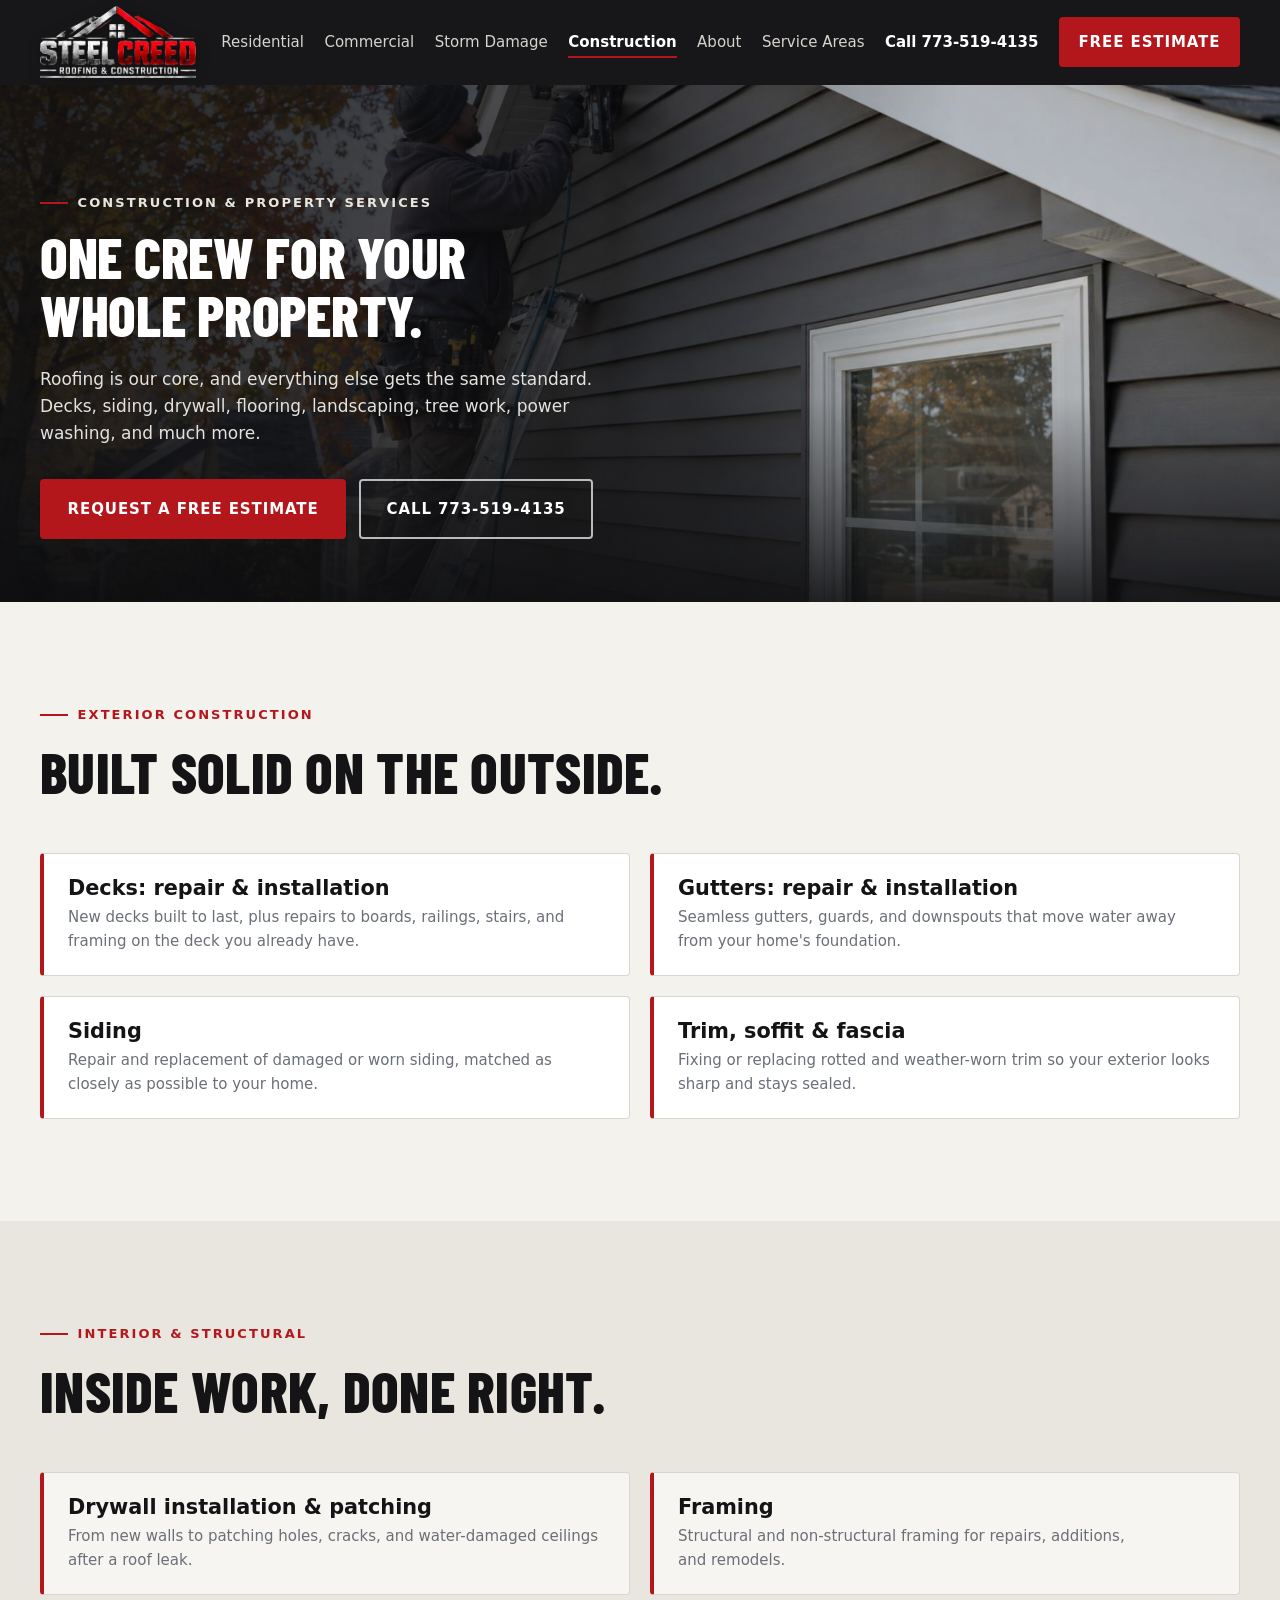
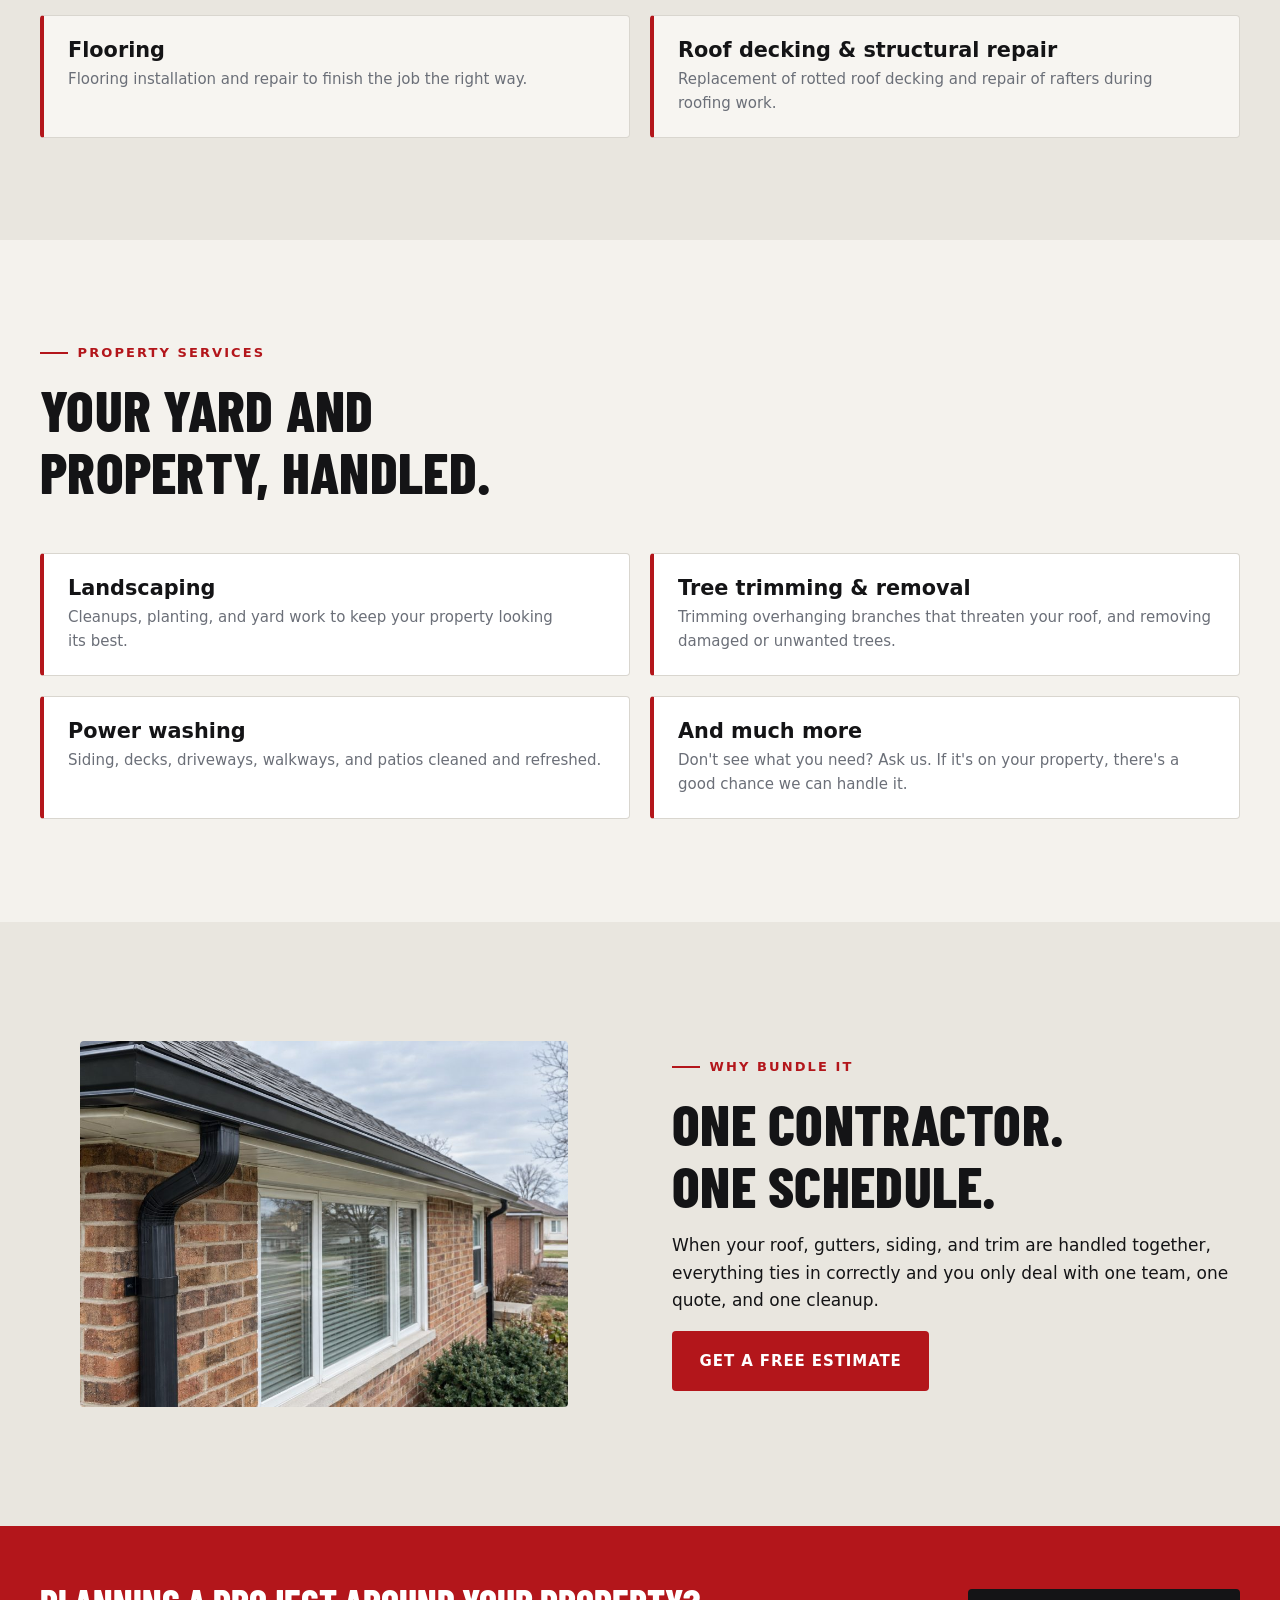
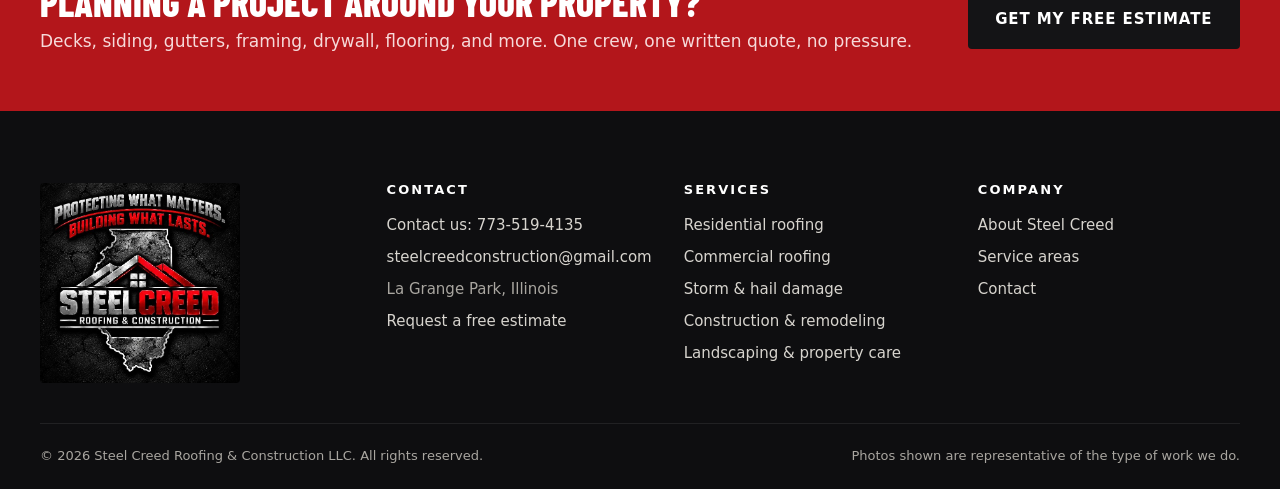
<file: construction.html>
<!doctype html>
<html lang="en">
<head>
<meta charset="utf-8">
<meta name="viewport" content="width=device-width, initial-scale=1">
<title>Construction, Remodeling & Property Services | Steel Creed Roofing & Construction</title>
<meta name="description" content="Decks, gutters, siding, trim, drywall, framing, flooring, landscaping, tree trimming and removal, and power washing from Steel Creed Roofing & Construction in the Chicago western suburbs.">
<meta property="og:title" content="Construction, Remodeling & Property Services | Steel Creed Roofing & Construction">
<meta property="og:description" content="Decks, gutters, siding, trim, drywall, framing, flooring, landscaping, tree trimming and removal, and power washing from Steel Creed Roofing & Construction in the Chicago western suburbs.">
<meta property="og:image" content="assets/siding.jpg">
<meta name="theme-color" content="#141416">
<link rel="icon" href="assets/favicon.png">
<link rel="preconnect" href="https://fonts.googleapis.com">
<link rel="preconnect" href="https://fonts.gstatic.com" crossorigin>
<link href="https://fonts.googleapis.com/css2?family=Barlow+Condensed:wght@600;700;800&display=swap" rel="stylesheet">
<link href="https://api.fontshare.com/v2/css?f[]=satoshi@400,500,700&display=swap" rel="stylesheet">
<link rel="stylesheet" href="styles.css">
<script type="application/ld+json">
{"@context":"https://schema.org","@type":"RoofingContractor","name":"Steel Creed Roofing & Construction","slogan":"Protecting What Matters. Building What Lasts.","email":"steelcreedconstruction@gmail.com","telephone":"+17735194135","address":{"@type":"PostalAddress","addressLocality":"La Grange Park","addressRegion":"IL","addressCountry":"US"},"areaServed":["La Grange Park", "La Grange", "Westchester", "Brookfield", "Riverside", "North Riverside", "Western Springs", "Hinsdale", "Countryside", "Burr Ridge", "Oak Park", "Berwyn", "Hillside", "Elmhurst", "Downers Grove", "Chicago"]}
</script>
</head>
<body class="no-js">
<a class="skip" href="#main">Skip to content</a>
<header class="header">
  <div class="container header__inner">
    <a href="index.html" class="brand" aria-label="Steel Creed Roofing & Construction home">
      <img class="brand__logo" src="assets/logo-header.png" alt="Steel Creed Roofing &amp; Construction" width="364" height="168">
    </a>
    <nav class="nav" aria-label="Main">
      <button class="nav__toggle" aria-expanded="false" aria-controls="nav-list" aria-label="Open menu"><span></span><span></span><span></span></button>
      <ul id="nav-list" class="nav__list">
        <li><a href="residential.html">Residential</a></li>
        <li><a href="commercial.html">Commercial</a></li>
        <li><a href="storm-damage.html">Storm Damage</a></li>
        <li><a href="construction.html" aria-current="page">Construction</a></li>
        <li><a href="about.html">About</a></li>
        <li><a href="service-areas.html">Service Areas</a></li>
        <li><a href="tel:+17735194135" class="nav__phone">Call 773-519-4135</a></li>
        <li><a href="contact.html" class="btn btn--red btn--sm">Free Estimate</a></li>
      </ul>
    </nav>
  </div>
</header>
<main id="main">
  <section class="hero hero--page">
    <img class="hero__bg" src="assets/siding.jpg" alt="Contractor installing gray siding and white trim" style="object-position:center">
    <div class="hero__shade" aria-hidden="true"></div>
    <div class="container hero__content">
      <p class="eyebrow eyebrow--light">Construction & property services</p>
      <h1 class="hero__title">One crew for your whole property.</h1>
      <p class="hero__lede">Roofing is our core, and everything else gets the same standard. Decks, siding, drywall, flooring, landscaping, tree work, power washing, and much more.</p>
      <div class="hero__actions"><a href="contact.html" class="btn btn--red">Request a Free Estimate</a><a href="tel:+17735194135" class="btn btn--ghost">Call 773-519-4135</a></div>
    </div>
  </section>

  <section class="section" aria-labelledby="con-title">
    <div class="container">
      <div class="section__head">
        <p class="eyebrow">Exterior construction</p>
        <h2 id="con-title" class="h2">Built solid on the outside.</h2>
      </div>
      <ul class="featlist"><li class="reveal"><h3>Decks: repair & installation</h3><p>New decks built to last, plus repairs to boards, railings, stairs, and framing on the deck you already have.</p></li><li class="reveal"><h3>Gutters: repair & installation</h3><p>Seamless gutters, guards, and downspouts that move water away from your home's foundation.</p></li><li class="reveal"><h3>Siding</h3><p>Repair and replacement of damaged or worn siding, matched as closely as possible to your home.</p></li><li class="reveal"><h3>Trim, soffit & fascia</h3><p>Fixing or replacing rotted and weather-worn trim so your exterior looks sharp and stays sealed.</p></li></ul>
    </div>
  </section>

  <section class="section section--steel" aria-labelledby="int-title">
    <div class="container">
      <div class="section__head">
        <p class="eyebrow">Interior & structural</p>
        <h2 id="int-title" class="h2">Inside work, done right.</h2>
      </div>
      <ul class="featlist"><li class="reveal"><h3>Drywall installation & patching</h3><p>From new walls to patching holes, cracks, and water-damaged ceilings after a roof leak.</p></li><li class="reveal"><h3>Framing</h3><p>Structural and non-structural framing for repairs, additions, and remodels.</p></li><li class="reveal"><h3>Flooring</h3><p>Flooring installation and repair to finish the job the right way.</p></li><li class="reveal"><h3>Roof decking & structural repair</h3><p>Replacement of rotted roof decking and repair of rafters during roofing work.</p></li></ul>
    </div>
  </section>

  <section class="section" id="property" aria-labelledby="prop-title">
    <div class="container">
      <div class="section__head">
        <p class="eyebrow">Property services</p>
        <h2 id="prop-title" class="h2">Your yard and property, handled.</h2>
      </div>
      <ul class="featlist"><li class="reveal"><h3>Landscaping</h3><p>Cleanups, planting, and yard work to keep your property looking its best.</p></li><li class="reveal"><h3>Tree trimming & removal</h3><p>Trimming overhanging branches that threaten your roof, and removing damaged or unwanted trees.</p></li><li class="reveal"><h3>Power washing</h3><p>Siding, decks, driveways, walkways, and patios cleaned and refreshed.</p></li><li class="reveal"><h3>And much more</h3><p>Don't see what you need? Ask us. If it's on your property, there's a good chance we can handle it.</p></li></ul>
    </div>
  </section>

  <section class="section section--steel">
    <div class="container split">
      <figure class="figure reveal"><img src="assets/gutters.jpg" alt="New black seamless gutters on a brick bungalow" loading="lazy" width="1000" height="750"></figure>
      <div>
        <p class="eyebrow">Why bundle it</p>
        <h2 class="h2">One contractor. One schedule.</h2>
        <p>When your roof, gutters, siding, and trim are handled together, everything ties in correctly and you only deal with one team, one quote, and one cleanup.</p>
        <a href="contact.html" class="btn btn--red">Get a Free Estimate</a>
      </div>
    </div>
  </section>
  <section class="ctaband">
    <div class="container ctaband__inner">
      <div><h2>Planning a project around your property?</h2><p>Decks, siding, gutters, framing, drywall, flooring, and more. One crew, one written quote, no pressure.</p></div>
      <a href="contact.html" class="btn btn--dark">Get My Free Estimate</a>
    </div>
  </section>
</main>
<footer class="footer">
  <div class="container footer__inner">
    <div class="footer__brand">
      <img src="assets/steel-creed-logo-final.jpg" alt="Steel Creed Roofing & Construction logo: Protecting What Matters. Building What Lasts." width="627" height="627" loading="lazy">
    </div>
    <div>
      <h3>Contact</h3>
      <ul>
        <li><a href="tel:+17735194135">Contact us: 773-519-4135</a></li>
        <li><a href="mailto:steelcreedconstruction@gmail.com">steelcreedconstruction@gmail.com</a></li>
        <li>La Grange Park, Illinois</li>
        <li><a href="contact.html">Request a free estimate</a></li>
      </ul>
    </div>
    <div>
      <h3>Services</h3>
      <ul>
        <li><a href="residential.html">Residential roofing</a></li>
        <li><a href="commercial.html">Commercial roofing</a></li>
        <li><a href="storm-damage.html">Storm & hail damage</a></li>
        <li><a href="construction.html">Construction & remodeling</a></li>
        <li><a href="construction.html#property">Landscaping & property care</a></li>
      </ul>
    </div>
    <div>
      <h3>Company</h3>
      <ul>
        <li><a href="about.html">About Steel Creed</a></li>
        <li><a href="service-areas.html">Service areas</a></li>
        <li><a href="contact.html">Contact</a></li>
      </ul>
    </div>
  </div>
  <div class="container footer__legal">
    <p>&copy; 2026 Steel Creed Roofing & Construction LLC. All rights reserved.</p>
    <p>Photos shown are representative of the type of work we do.</p>
  </div>
</footer>
<div class="mobilebar" aria-label="Quick contact">
  <a href="tel:+17735194135" class="mobilebar__email">Call Now</a>
  <a href="contact.html" class="mobilebar__cta">Free Estimate</a>
</div>
<script src="app.js" defer></script>
</body>
</html>
</file>
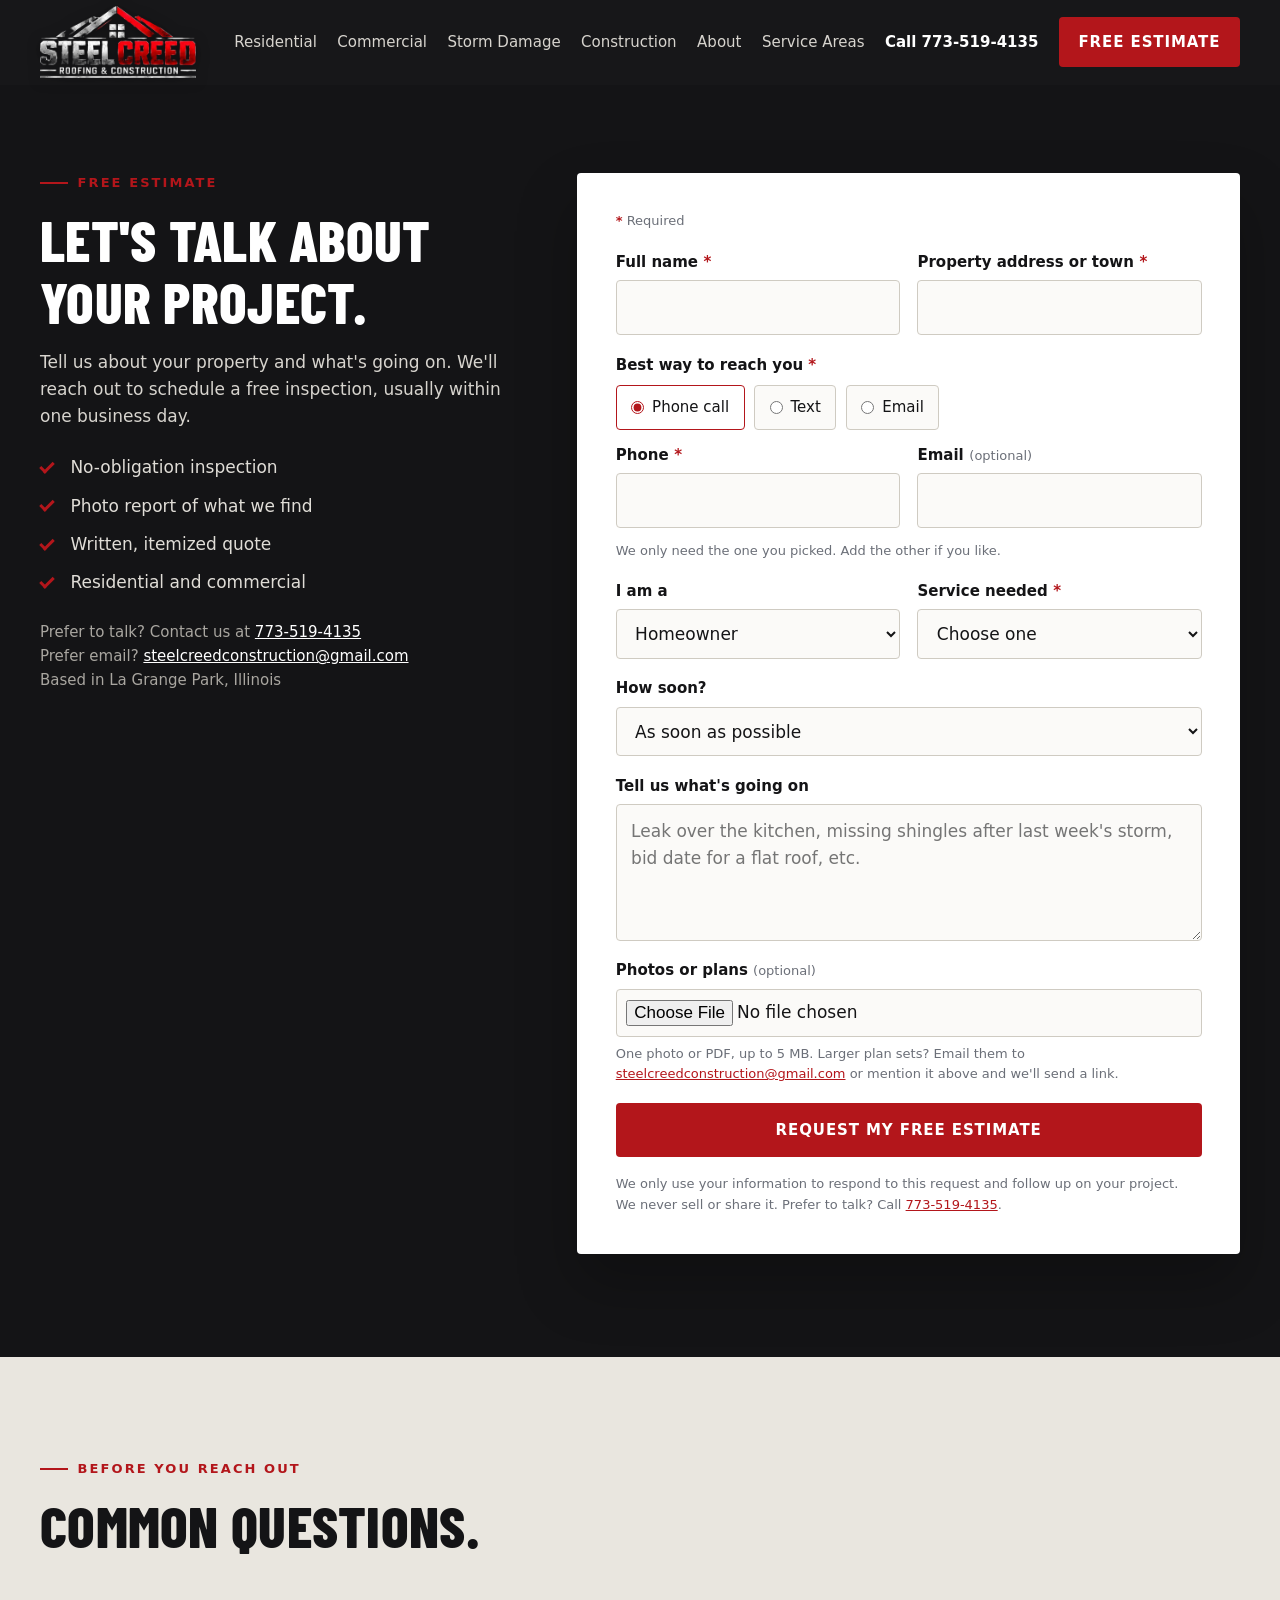
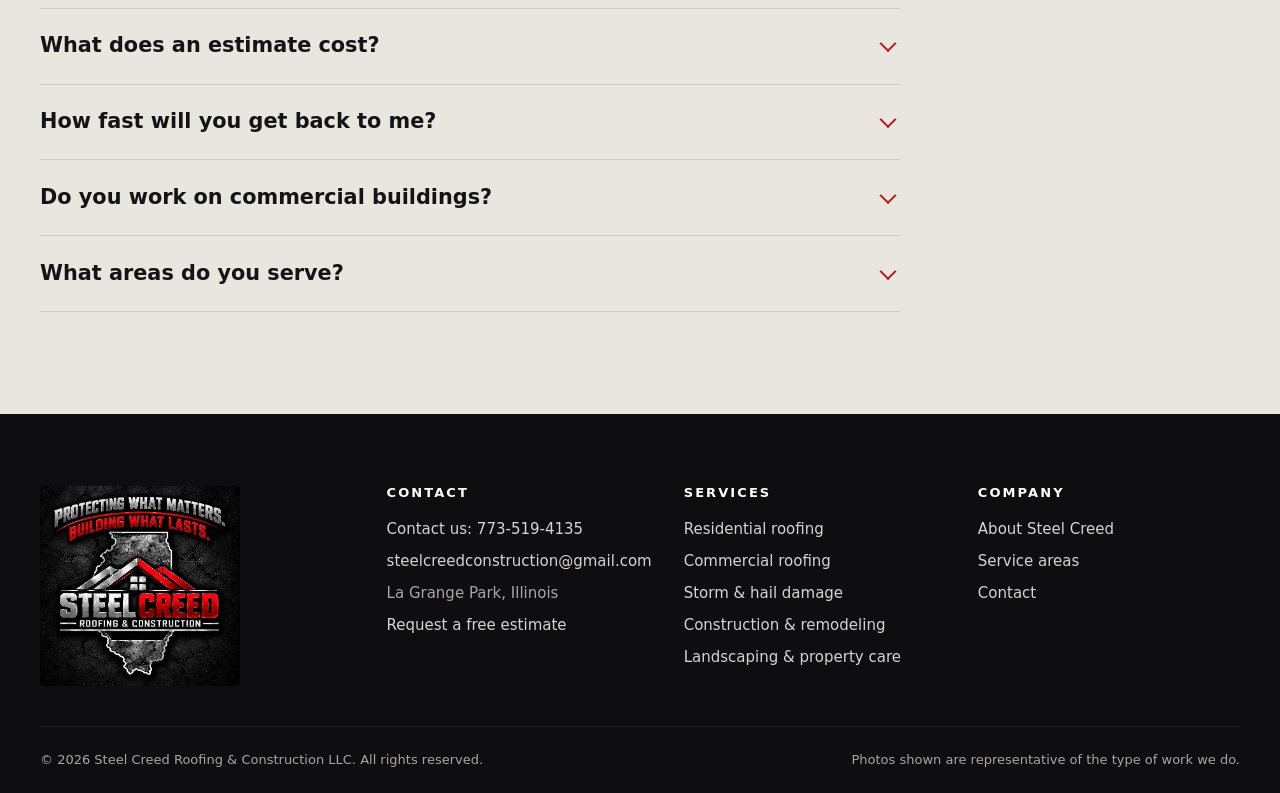
<file: contact.html>
<!doctype html>
<html lang="en">
<head>
<meta charset="utf-8">
<meta name="viewport" content="width=device-width, initial-scale=1">
<title>Request a Free Estimate | Steel Creed Roofing & Construction</title>
<meta name="description" content="Request a free roof inspection and written estimate from Steel Creed Roofing & Construction in La Grange Park, Illinois.">
<meta property="og:title" content="Request a Free Estimate | Steel Creed Roofing & Construction">
<meta property="og:description" content="Request a free roof inspection and written estimate from Steel Creed Roofing & Construction in La Grange Park, Illinois.">
<meta property="og:image" content="assets/hero.jpg">
<meta name="theme-color" content="#141416">
<link rel="icon" href="assets/favicon.png">
<link rel="preconnect" href="https://fonts.googleapis.com">
<link rel="preconnect" href="https://fonts.gstatic.com" crossorigin>
<link href="https://fonts.googleapis.com/css2?family=Barlow+Condensed:wght@600;700;800&display=swap" rel="stylesheet">
<link href="https://api.fontshare.com/v2/css?f[]=satoshi@400,500,700&display=swap" rel="stylesheet">
<link rel="stylesheet" href="styles.css">
<script type="application/ld+json">
{"@context":"https://schema.org","@type":"RoofingContractor","name":"Steel Creed Roofing & Construction","slogan":"Protecting What Matters. Building What Lasts.","email":"steelcreedconstruction@gmail.com","telephone":"+17735194135","address":{"@type":"PostalAddress","addressLocality":"La Grange Park","addressRegion":"IL","addressCountry":"US"},"areaServed":["La Grange Park", "La Grange", "Westchester", "Brookfield", "Riverside", "North Riverside", "Western Springs", "Hinsdale", "Countryside", "Burr Ridge", "Oak Park", "Berwyn", "Hillside", "Elmhurst", "Downers Grove", "Chicago"]}
</script>
</head>
<body class="no-js">
<a class="skip" href="#main">Skip to content</a>
<header class="header">
  <div class="container header__inner">
    <a href="index.html" class="brand" aria-label="Steel Creed Roofing & Construction home">
      <img class="brand__logo" src="assets/logo-header.png" alt="Steel Creed Roofing &amp; Construction" width="364" height="168">
    </a>
    <nav class="nav" aria-label="Main">
      <button class="nav__toggle" aria-expanded="false" aria-controls="nav-list" aria-label="Open menu"><span></span><span></span><span></span></button>
      <ul id="nav-list" class="nav__list">
        <li><a href="residential.html">Residential</a></li>
        <li><a href="commercial.html">Commercial</a></li>
        <li><a href="storm-damage.html">Storm Damage</a></li>
        <li><a href="construction.html">Construction</a></li>
        <li><a href="about.html">About</a></li>
        <li><a href="service-areas.html">Service Areas</a></li>
        <li><a href="tel:+17735194135" class="nav__phone">Call 773-519-4135</a></li>
        <li><a href="contact.html" class="btn btn--red btn--sm">Free Estimate</a></li>
      </ul>
    </nav>
  </div>
</header>
<main id="main">

  <section class="section section--dark section--first" id="estimate" aria-labelledby="estimate-title">
    <div class="container estimate">
      <div class="estimate__copy">
        <p class="eyebrow">Free estimate</p>
        <h1 id="estimate-title" class="h2">Let's talk about your project.</h1>
        <p>Tell us about your property and what's going on. We'll reach out to schedule a free inspection, usually within one business day.</p>
        <ul class="checklist estimate__points">
          <li>No-obligation inspection</li>
          <li>Photo report of what we find</li>
          <li>Written, itemized quote</li>
          <li>Residential and commercial</li>
        </ul>
        <p class="estimate__email">Prefer to talk? Contact us at <a href="tel:+17735194135">773-519-4135</a><br>Prefer email? <a href="mailto:steelcreedconstruction@gmail.com">steelcreedconstruction@gmail.com</a><br>Based in La Grange Park, Illinois</p>
      </div>
      <form class="form" id="estimate-form" action="https://formsubmit.co/steelcreedconstruction@gmail.com" method="POST" enctype="multipart/form-data" novalidate>
        <input type="hidden" name="_subject" value="New estimate request - Steel Creed website">
        <input type="hidden" name="_template" value="table">
        <input type="hidden" name="_captcha" value="false">
        <input type="text" name="_honey" class="form__hp" tabindex="-1" autocomplete="off" aria-hidden="true">
        <p class="form__legend"><span class="req" aria-hidden="true">*</span> Required</p>
        <div class="form__row">
          <label>Full name <span class="req" aria-hidden="true">*</span><input name="name" autocomplete="name" required></label>
          <label>Property address or town <span class="req" aria-hidden="true">*</span><input name="address" autocomplete="street-address" required></label>
        </div>
        <fieldset class="form__contact">
          <legend>Best way to reach you <span class="req" aria-hidden="true">*</span></legend>
          <div class="form__choices">
            <label class="choice"><input type="radio" name="preferred_contact" value="Phone call" checked> Phone call</label>
            <label class="choice"><input type="radio" name="preferred_contact" value="Text message"> Text</label>
            <label class="choice"><input type="radio" name="preferred_contact" value="Email"> Email</label>
          </div>
          <div class="form__row">
            <label data-for="phone">Phone <span class="req" data-req="phone" aria-hidden="true">*</span><span class="opt" data-opt="phone">(optional)</span><input name="phone" type="tel" autocomplete="tel"></label>
            <label data-for="email">Email <span class="req" data-req="email" aria-hidden="true" hidden>*</span><span class="opt" data-opt="email">(optional)</span><input name="email" type="email" autocomplete="email"></label>
          </div>
          <p class="form__hint">We only need the one you picked. Add the other if you like.</p>
        </fieldset>
        <div class="form__row">
          <label>I am a
            <select name="customer">
              <option>Homeowner</option>
              <option value="Commercial property owner / manager">Commercial property owner / manager</option>
              <option value="General contractor">General contractor</option>
              <option>Other</option>
            </select>
          </label>
          <label>Service needed <span class="req" aria-hidden="true">*</span>
            <select name="service" required>
              <option value="">Choose one</option>
              <option>Roof replacement</option>
              <option>Roof repair / leak</option>
              <option>Storm or hail damage</option>
              <option>Roof inspection</option>
              <option>Commercial / flat roofing</option>
              <option>Gutters</option>
              <option>Deck building / repair</option>
              <option>Siding / trim</option>
              <option>Drywall / framing / flooring</option>
              <option>Landscaping / tree work</option>
              <option>Power washing</option>
              <option>Not sure yet</option>
            </select>
          </label>
        </div>
        <div class="form__commercial" hidden>
          <label>Company or property name<input name="company" autocomplete="organization"></label>
        </div>
        <label>How soon?
          <select name="timeline">
            <option>As soon as possible</option>
            <option>Within a month</option>
            <option>In the next few months</option>
            <option>Just getting prices</option>
          </select>
        </label>
        <label>Tell us what's going on<textarea name="message" rows="4" placeholder="Leak over the kitchen, missing shingles after last week's storm, bid date for a flat roof, etc."></textarea></label>
        <label class="form__file"><span class="form__file-label">Photos or plans <span class="opt">(optional)</span></span>
          <input type="file" name="attachment" accept="image/*,.pdf">
          <span class="form__hint">One photo or PDF, up to 5 MB. Larger plan sets? Email them to <a href="mailto:steelcreedconstruction@gmail.com">steelcreedconstruction@gmail.com</a> or mention it above and we'll send a link.</span>
        </label>
        <p class="form__error" role="alert" hidden></p>
        <button type="submit" class="btn btn--red btn--block">Request My Free Estimate</button>
        <p class="form__note">We only use your information to respond to this request and follow up on your project. We never sell or share it. Prefer to talk? Call <a href="tel:+17735194135">773-519-4135</a>.</p>
        <div class="form__success" role="status" tabindex="-1" hidden>
          <h3>Thanks, we've got your request.</h3>
          <p>We'll reach out the way you asked, usually within one business day. Need us sooner? Call <a href="tel:+17735194135">773-519-4135</a>.</p>
        </div>
      </form>
    </div>
  </section>

  <section class="section section--steel" aria-labelledby="cfaq">
    <div class="container">
      <div class="section__head"><p class="eyebrow">Before you reach out</p><h2 id="cfaq" class="h2">Common questions.</h2></div>
      <div class="faq__list"><details><summary>What does an estimate cost?</summary><p>Nothing. Inspections and written estimates are free, with no obligation.</p></details><details><summary>How fast will you get back to me?</summary><p>We aim to respond within one business day. For active leaks, mention it in your message and we'll prioritize it.</p></details><details><summary>Do you work on commercial buildings?</summary><p>Yes. We handle flat and low-slope commercial roofing, repairs, and maintenance, and we work as a roofing subcontractor for general contractors.</p></details><details><summary>What areas do you serve?</summary><p>La Grange Park and the surrounding western suburbs. See our service areas page for the full list.</p></details></div>
    </div>
  </section>
</main>
<footer class="footer">
  <div class="container footer__inner">
    <div class="footer__brand">
      <img src="assets/steel-creed-logo-final.jpg" alt="Steel Creed Roofing & Construction logo: Protecting What Matters. Building What Lasts." width="627" height="627" loading="lazy">
    </div>
    <div>
      <h3>Contact</h3>
      <ul>
        <li><a href="tel:+17735194135">Contact us: 773-519-4135</a></li>
        <li><a href="mailto:steelcreedconstruction@gmail.com">steelcreedconstruction@gmail.com</a></li>
        <li>La Grange Park, Illinois</li>
        <li><a href="contact.html">Request a free estimate</a></li>
      </ul>
    </div>
    <div>
      <h3>Services</h3>
      <ul>
        <li><a href="residential.html">Residential roofing</a></li>
        <li><a href="commercial.html">Commercial roofing</a></li>
        <li><a href="storm-damage.html">Storm & hail damage</a></li>
        <li><a href="construction.html">Construction & remodeling</a></li>
        <li><a href="construction.html#property">Landscaping & property care</a></li>
      </ul>
    </div>
    <div>
      <h3>Company</h3>
      <ul>
        <li><a href="about.html">About Steel Creed</a></li>
        <li><a href="service-areas.html">Service areas</a></li>
        <li><a href="contact.html">Contact</a></li>
      </ul>
    </div>
  </div>
  <div class="container footer__legal">
    <p>&copy; 2026 Steel Creed Roofing & Construction LLC. All rights reserved.</p>
    <p>Photos shown are representative of the type of work we do.</p>
  </div>
</footer>
<div class="mobilebar" aria-label="Quick contact">
  <a href="tel:+17735194135" class="mobilebar__email">Call Now</a>
  <a href="contact.html" class="mobilebar__cta">Free Estimate</a>
</div>
<script src="app.js" defer></script>
</body>
</html>
</file>
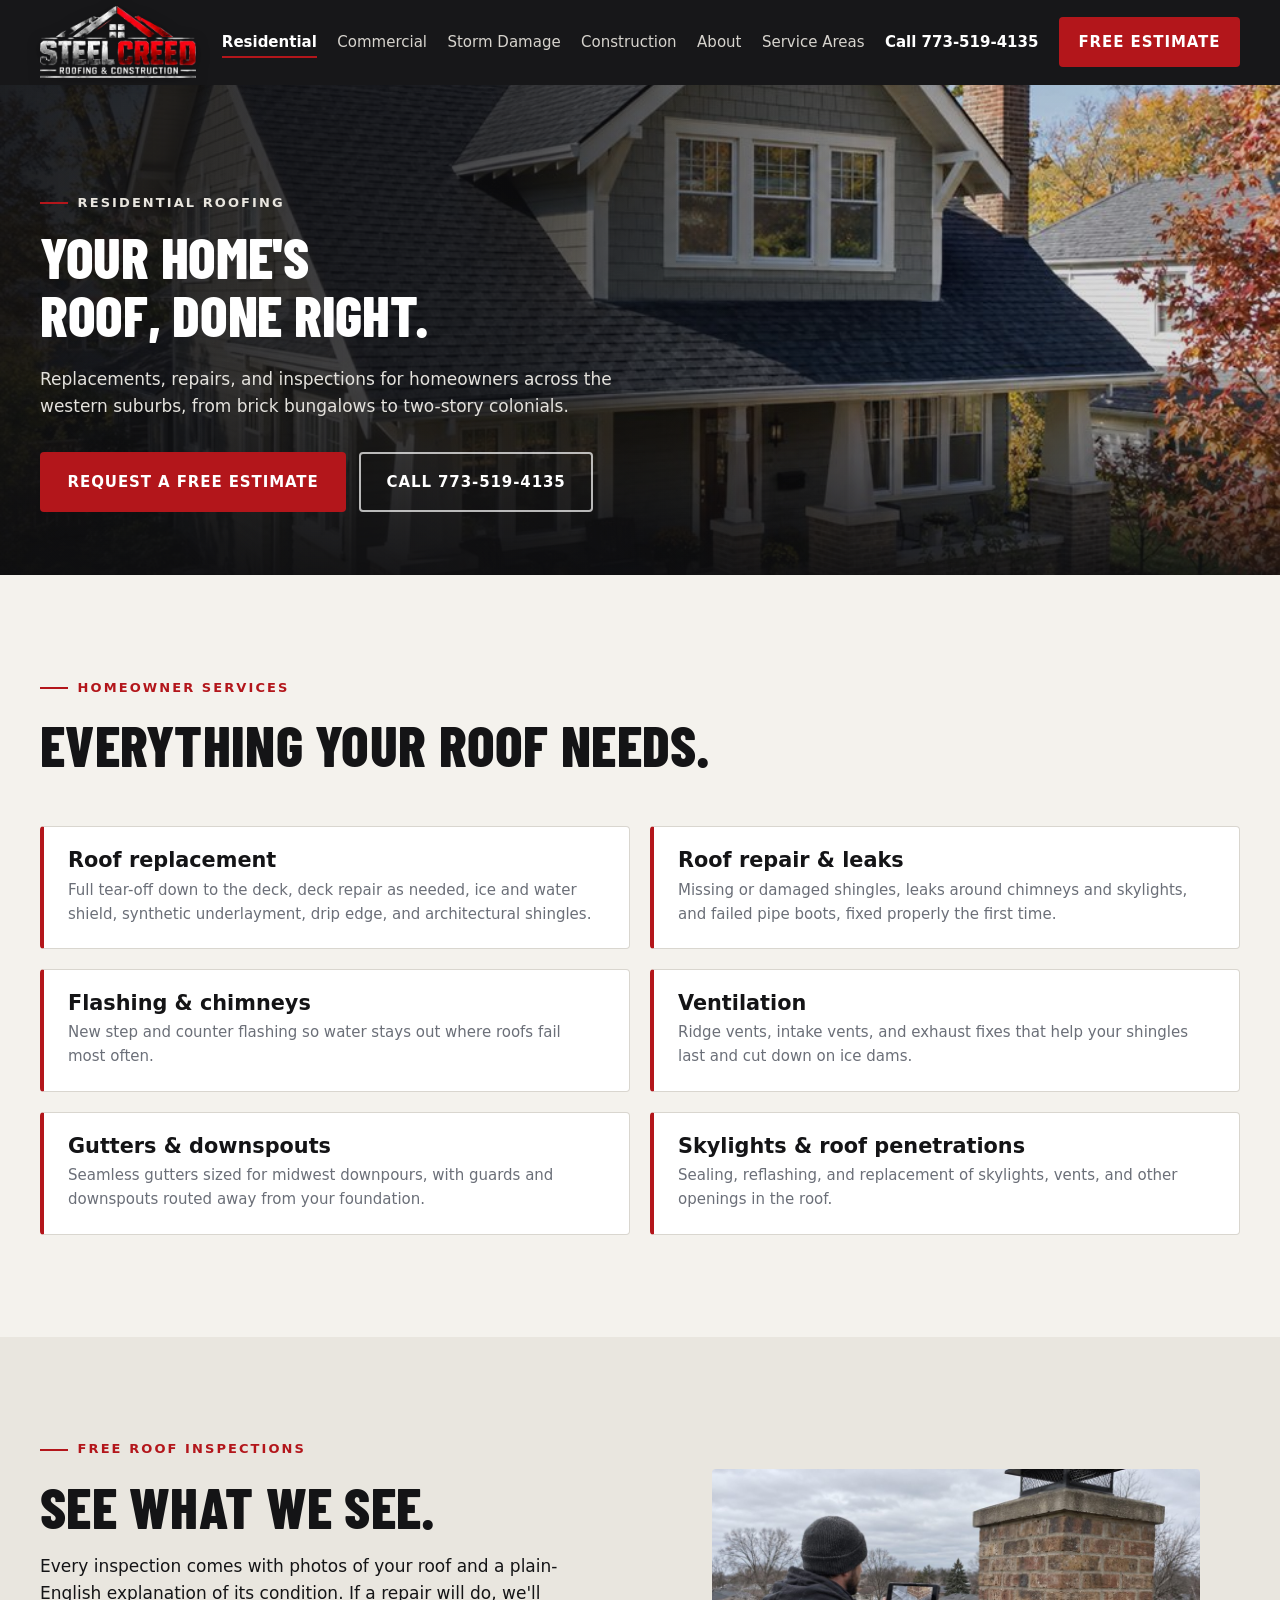
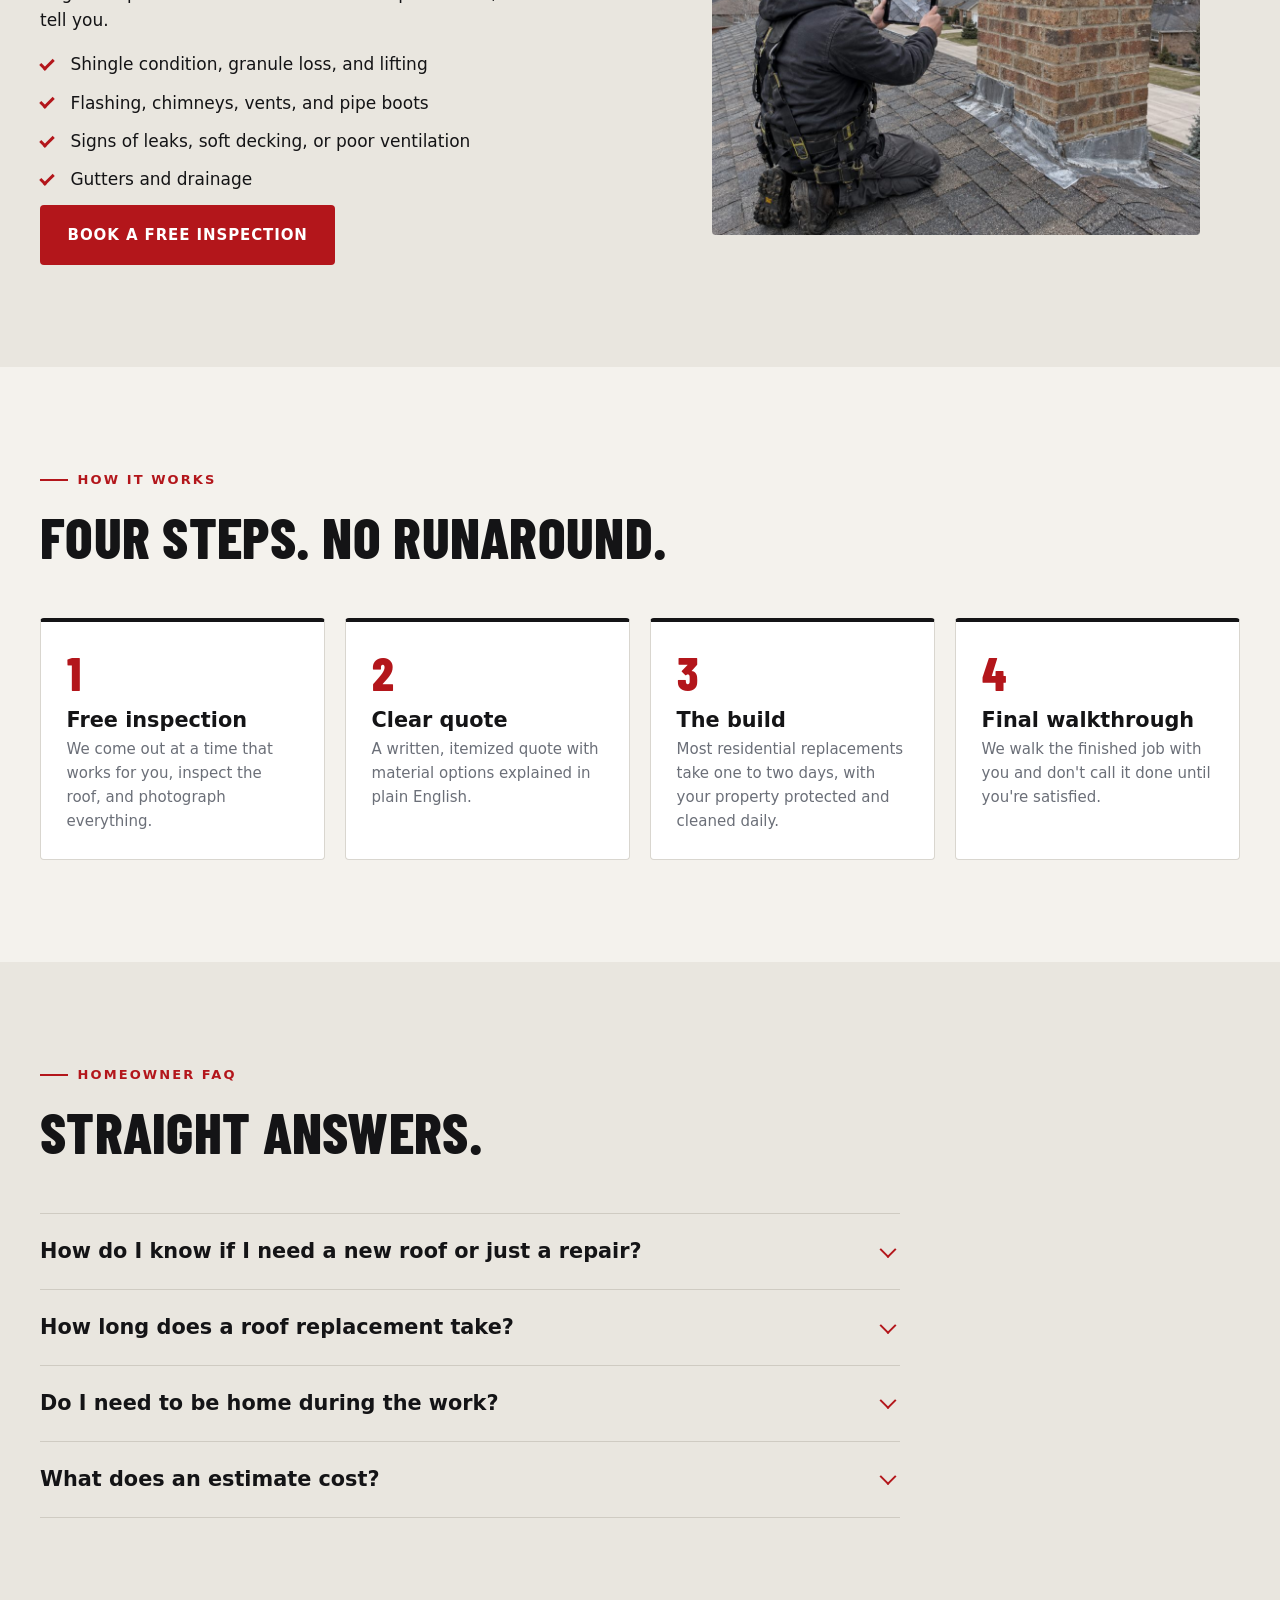
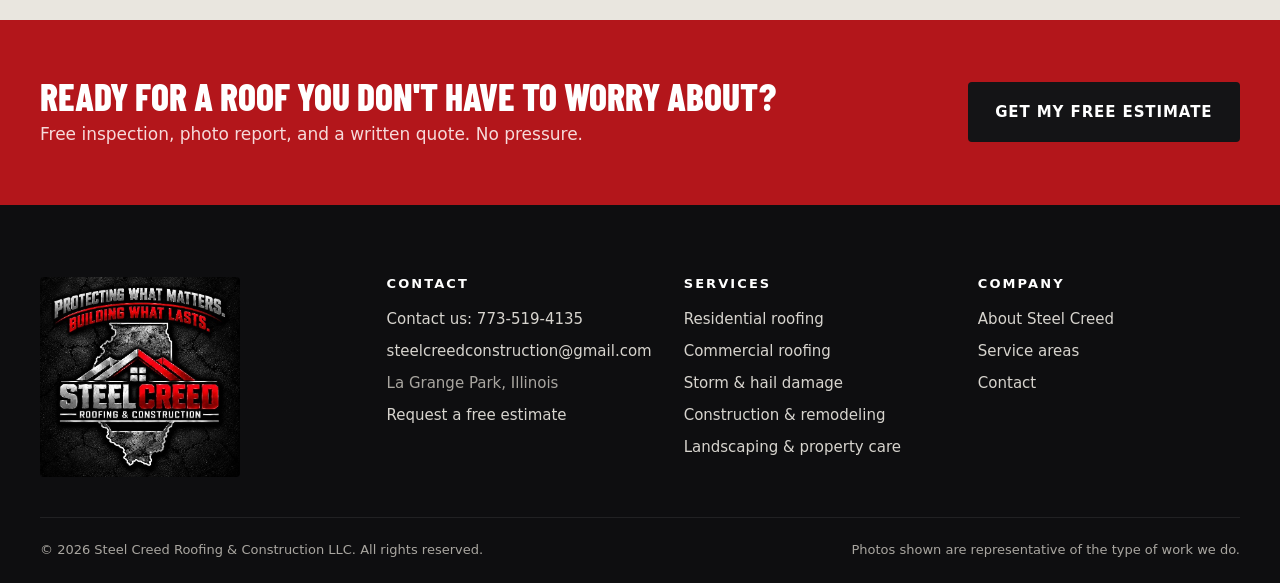
<file: residential.html>
<!doctype html>
<html lang="en">
<head>
<meta charset="utf-8">
<meta name="viewport" content="width=device-width, initial-scale=1">
<title>Residential Roofing | Steel Creed Roofing & Construction</title>
<meta name="description" content="Roof replacement, roof repair, inspections, ventilation, and gutters for homeowners in La Grange Park and the western suburbs. Free inspections and written quotes.">
<meta property="og:title" content="Residential Roofing | Steel Creed Roofing & Construction">
<meta property="og:description" content="Roof replacement, roof repair, inspections, ventilation, and gutters for homeowners in La Grange Park and the western suburbs. Free inspections and written quotes.">
<meta property="og:image" content="assets/replacement.jpg">
<meta name="theme-color" content="#141416">
<link rel="icon" href="assets/favicon.png">
<link rel="preconnect" href="https://fonts.googleapis.com">
<link rel="preconnect" href="https://fonts.gstatic.com" crossorigin>
<link href="https://fonts.googleapis.com/css2?family=Barlow+Condensed:wght@600;700;800&display=swap" rel="stylesheet">
<link href="https://api.fontshare.com/v2/css?f[]=satoshi@400,500,700&display=swap" rel="stylesheet">
<link rel="stylesheet" href="styles.css">
<script type="application/ld+json">
{"@context":"https://schema.org","@type":"RoofingContractor","name":"Steel Creed Roofing & Construction","slogan":"Protecting What Matters. Building What Lasts.","email":"steelcreedconstruction@gmail.com","telephone":"+17735194135","address":{"@type":"PostalAddress","addressLocality":"La Grange Park","addressRegion":"IL","addressCountry":"US"},"areaServed":["La Grange Park", "La Grange", "Westchester", "Brookfield", "Riverside", "North Riverside", "Western Springs", "Hinsdale", "Countryside", "Burr Ridge", "Oak Park", "Berwyn", "Hillside", "Elmhurst", "Downers Grove", "Chicago"]}
</script>
</head>
<body class="no-js">
<a class="skip" href="#main">Skip to content</a>
<header class="header">
  <div class="container header__inner">
    <a href="index.html" class="brand" aria-label="Steel Creed Roofing & Construction home">
      <img class="brand__logo" src="assets/logo-header.png" alt="Steel Creed Roofing &amp; Construction" width="364" height="168">
    </a>
    <nav class="nav" aria-label="Main">
      <button class="nav__toggle" aria-expanded="false" aria-controls="nav-list" aria-label="Open menu"><span></span><span></span><span></span></button>
      <ul id="nav-list" class="nav__list">
        <li><a href="residential.html" aria-current="page">Residential</a></li>
        <li><a href="commercial.html">Commercial</a></li>
        <li><a href="storm-damage.html">Storm Damage</a></li>
        <li><a href="construction.html">Construction</a></li>
        <li><a href="about.html">About</a></li>
        <li><a href="service-areas.html">Service Areas</a></li>
        <li><a href="tel:+17735194135" class="nav__phone">Call 773-519-4135</a></li>
        <li><a href="contact.html" class="btn btn--red btn--sm">Free Estimate</a></li>
      </ul>
    </nav>
  </div>
</header>
<main id="main">
  <section class="hero hero--page">
    <img class="hero__bg" src="assets/replacement.jpg" alt="Completed black shingle roof on a craftsman home" style="object-position:center">
    <div class="hero__shade" aria-hidden="true"></div>
    <div class="container hero__content">
      <p class="eyebrow eyebrow--light">Residential roofing</p>
      <h1 class="hero__title">Your home's roof, done right.</h1>
      <p class="hero__lede">Replacements, repairs, and inspections for homeowners across the western suburbs, from brick bungalows to two-story colonials.</p>
      <div class="hero__actions"><a href="contact.html" class="btn btn--red">Request a Free Estimate</a><a href="tel:+17735194135" class="btn btn--ghost">Call 773-519-4135</a></div>
    </div>
  </section>

  <section class="section" aria-labelledby="res-title">
    <div class="container">
      <div class="section__head">
        <p class="eyebrow">Homeowner services</p>
        <h2 id="res-title" class="h2">Everything your roof needs.</h2>
      </div>
      <ul class="featlist"><li class="reveal"><h3>Roof replacement</h3><p>Full tear-off down to the deck, deck repair as needed, ice and water shield, synthetic underlayment, drip edge, and architectural shingles.</p></li><li class="reveal"><h3>Roof repair & leaks</h3><p>Missing or damaged shingles, leaks around chimneys and skylights, and failed pipe boots, fixed properly the first time.</p></li><li class="reveal"><h3>Flashing & chimneys</h3><p>New step and counter flashing so water stays out where roofs fail most often.</p></li><li class="reveal"><h3>Ventilation</h3><p>Ridge vents, intake vents, and exhaust fixes that help your shingles last and cut down on ice dams.</p></li><li class="reveal"><h3>Gutters & downspouts</h3><p>Seamless gutters sized for midwest downpours, with guards and downspouts routed away from your foundation.</p></li><li class="reveal"><h3>Skylights & roof penetrations</h3><p>Sealing, reflashing, and replacement of skylights, vents, and other openings in the roof.</p></li></ul>
    </div>
  </section>

  <section class="section section--steel" id="inspections" aria-labelledby="insp-title">
    <div class="container split">
      <div>
        <p class="eyebrow">Free roof inspections</p>
        <h2 id="insp-title" class="h2">See what we see.</h2>
        <p>Every inspection comes with photos of your roof and a plain-English explanation of its condition. If a repair will do, we'll tell you.</p>
        <ul class="checklist">
          <li>Shingle condition, granule loss, and lifting</li>
          <li>Flashing, chimneys, vents, and pipe boots</li>
          <li>Signs of leaks, soft decking, or poor ventilation</li>
          <li>Gutters and drainage</li>
        </ul>
        <a href="contact.html" class="btn btn--red">Book a Free Inspection</a>
      </div>
      <figure class="figure reveal"><img src="assets/inspection.jpg" alt="Roofer photographing chimney flashing during an inspection" loading="lazy" width="1000" height="750"></figure>
    </div>
  </section>

  <section class="section" aria-labelledby="process-title">
    <div class="container">
      <div class="section__head">
        <p class="eyebrow">How it works</p>
        <h2 id="process-title" class="h2">Four steps. No runaround.</h2>
      </div>
      <ol class="process">
        <li class="reveal"><span class="process__n">1</span><h3>Free inspection</h3><p>We come out at a time that works for you, inspect the roof, and photograph everything.</p></li>
        <li class="reveal"><span class="process__n">2</span><h3>Clear quote</h3><p>A written, itemized quote with material options explained in plain English.</p></li>
        <li class="reveal"><span class="process__n">3</span><h3>The build</h3><p>Most residential replacements take one to two days, with your property protected and cleaned daily.</p></li>
        <li class="reveal"><span class="process__n">4</span><h3>Final walkthrough</h3><p>We walk the finished job with you and don't call it done until you're satisfied.</p></li>
      </ol>
    </div>
  </section>

  <section class="section section--steel" aria-labelledby="rfaq">
    <div class="container">
      <div class="section__head"><p class="eyebrow">Homeowner FAQ</p><h2 id="rfaq" class="h2">Straight answers.</h2></div>
      <div class="faq__list"><details><summary>How do I know if I need a new roof or just a repair?</summary><p>Look for curling or missing shingles, granules collecting in your gutters, water stains on ceilings, or a roof more than 20 years old. A free inspection is the easiest way to know for sure.</p></details><details><summary>How long does a roof replacement take?</summary><p>Most homes are done in one to two days, depending on size, steepness, weather, and how much decking needs replacing.</p></details><details><summary>Do I need to be home during the work?</summary><p>No. We'll walk the job with you before we start and after we finish. Move cars out of the driveway and keep pets inside while we work.</p></details><details><summary>What does an estimate cost?</summary><p>Nothing. Inspections and written estimates are free, with no obligation.</p></details></div>
    </div>
  </section>
  <section class="ctaband">
    <div class="container ctaband__inner">
      <div><h2>Ready for a roof you don't have to worry about?</h2><p>Free inspection, photo report, and a written quote. No pressure.</p></div>
      <a href="contact.html" class="btn btn--dark">Get My Free Estimate</a>
    </div>
  </section>
</main>
<footer class="footer">
  <div class="container footer__inner">
    <div class="footer__brand">
      <img src="assets/steel-creed-logo-final.jpg" alt="Steel Creed Roofing & Construction logo: Protecting What Matters. Building What Lasts." width="627" height="627" loading="lazy">
    </div>
    <div>
      <h3>Contact</h3>
      <ul>
        <li><a href="tel:+17735194135">Contact us: 773-519-4135</a></li>
        <li><a href="mailto:steelcreedconstruction@gmail.com">steelcreedconstruction@gmail.com</a></li>
        <li>La Grange Park, Illinois</li>
        <li><a href="contact.html">Request a free estimate</a></li>
      </ul>
    </div>
    <div>
      <h3>Services</h3>
      <ul>
        <li><a href="residential.html">Residential roofing</a></li>
        <li><a href="commercial.html">Commercial roofing</a></li>
        <li><a href="storm-damage.html">Storm & hail damage</a></li>
        <li><a href="construction.html">Construction & remodeling</a></li>
        <li><a href="construction.html#property">Landscaping & property care</a></li>
      </ul>
    </div>
    <div>
      <h3>Company</h3>
      <ul>
        <li><a href="about.html">About Steel Creed</a></li>
        <li><a href="service-areas.html">Service areas</a></li>
        <li><a href="contact.html">Contact</a></li>
      </ul>
    </div>
  </div>
  <div class="container footer__legal">
    <p>&copy; 2026 Steel Creed Roofing & Construction LLC. All rights reserved.</p>
    <p>Photos shown are representative of the type of work we do.</p>
  </div>
</footer>
<div class="mobilebar" aria-label="Quick contact">
  <a href="tel:+17735194135" class="mobilebar__email">Call Now</a>
  <a href="contact.html" class="mobilebar__cta">Free Estimate</a>
</div>
<script src="app.js" defer></script>
</body>
</html>
</file>
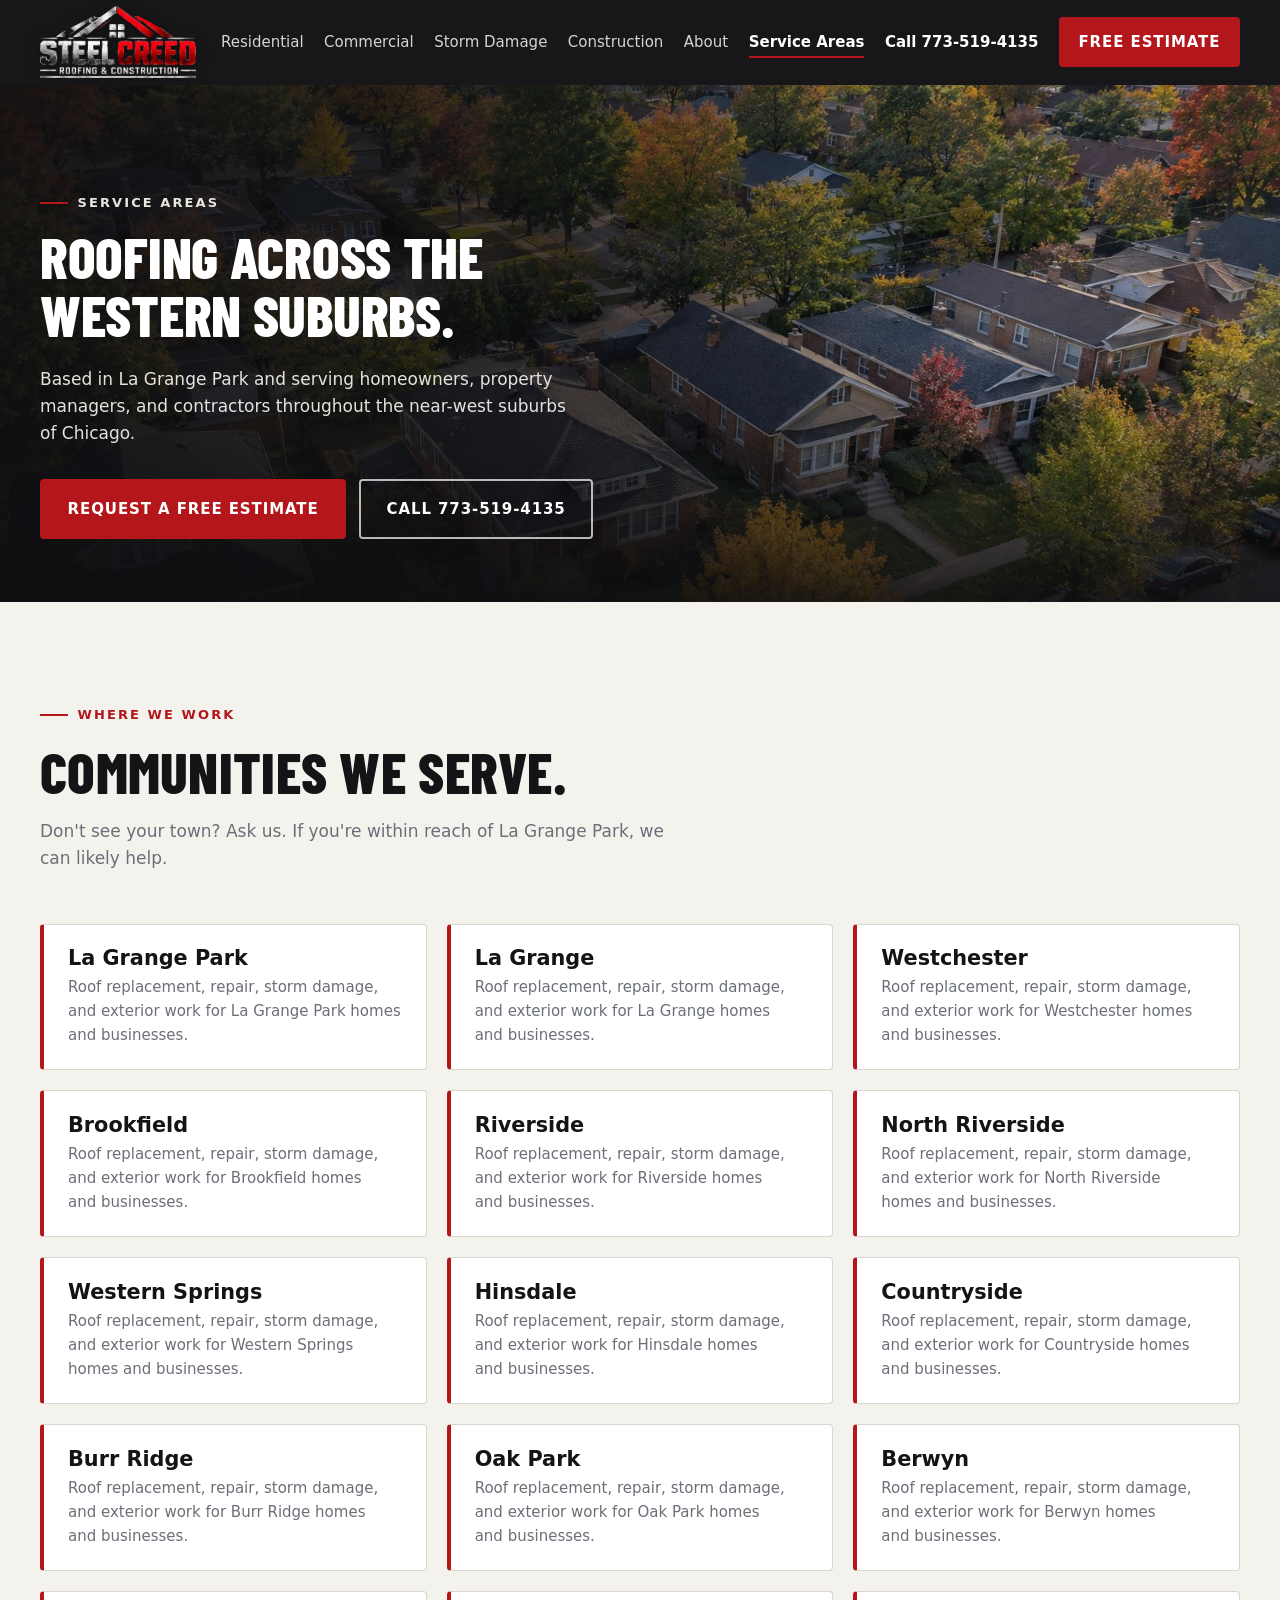
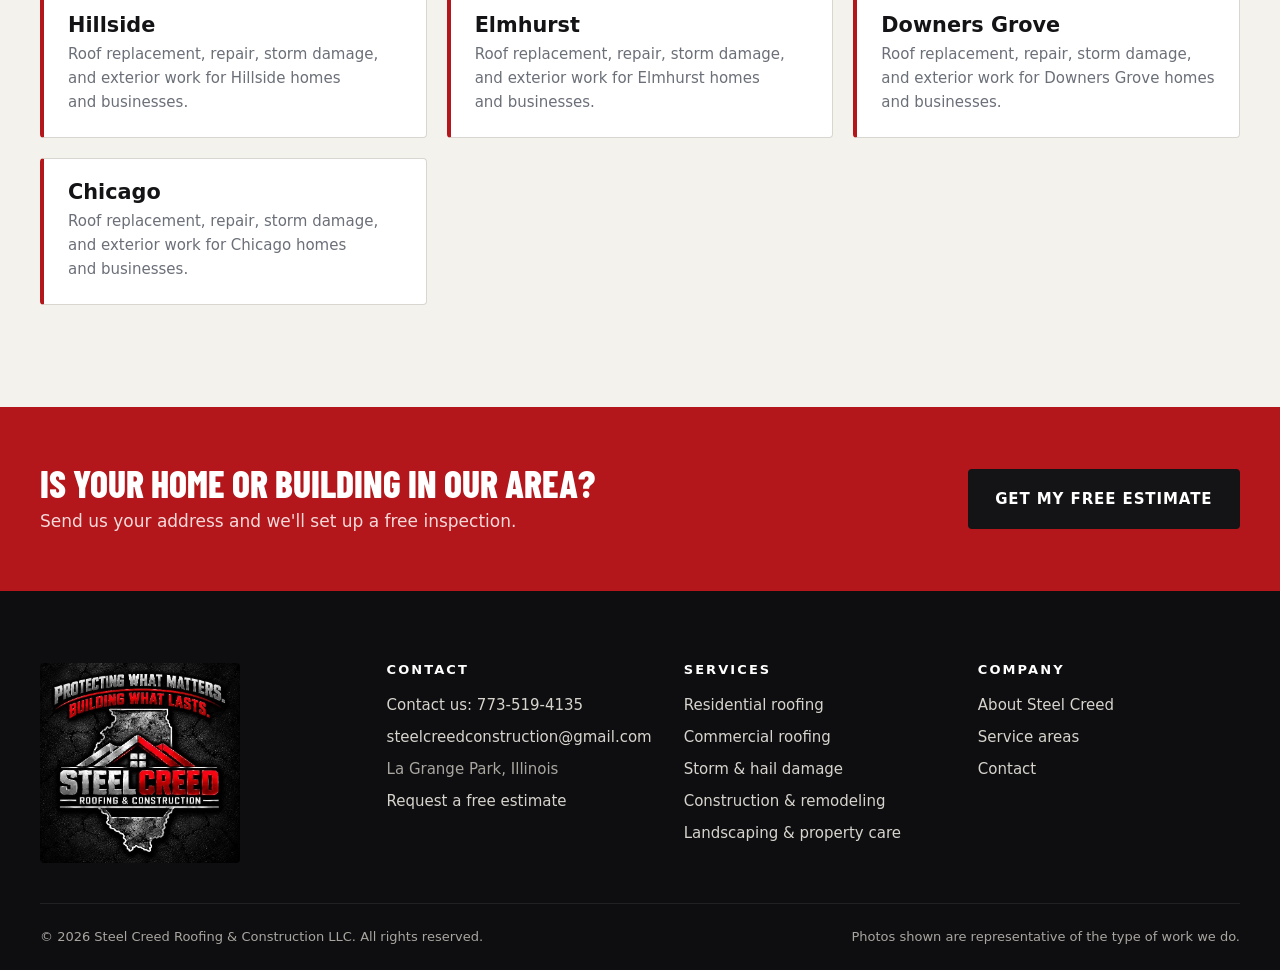
<file: service-areas.html>
<!doctype html>
<html lang="en">
<head>
<meta charset="utf-8">
<meta name="viewport" content="width=device-width, initial-scale=1">
<title>Service Areas | Steel Creed Roofing & Construction</title>
<meta name="description" content="Steel Creed Roofing & Construction serves La Grange Park, La Grange, Westchester, Brookfield, Riverside, Western Springs, Hinsdale, Oak Park, and nearby Chicago western suburbs.">
<meta property="og:title" content="Service Areas | Steel Creed Roofing & Construction">
<meta property="og:description" content="Steel Creed Roofing & Construction serves La Grange Park, La Grange, Westchester, Brookfield, Riverside, Western Springs, Hinsdale, Oak Park, and nearby Chicago western suburbs.">
<meta property="og:image" content="assets/neighborhood.jpg">
<meta name="theme-color" content="#141416">
<link rel="icon" href="assets/favicon.png">
<link rel="preconnect" href="https://fonts.googleapis.com">
<link rel="preconnect" href="https://fonts.gstatic.com" crossorigin>
<link href="https://fonts.googleapis.com/css2?family=Barlow+Condensed:wght@600;700;800&display=swap" rel="stylesheet">
<link href="https://api.fontshare.com/v2/css?f[]=satoshi@400,500,700&display=swap" rel="stylesheet">
<link rel="stylesheet" href="styles.css">
<script type="application/ld+json">
{"@context":"https://schema.org","@type":"RoofingContractor","name":"Steel Creed Roofing & Construction","slogan":"Protecting What Matters. Building What Lasts.","email":"steelcreedconstruction@gmail.com","telephone":"+17735194135","address":{"@type":"PostalAddress","addressLocality":"La Grange Park","addressRegion":"IL","addressCountry":"US"},"areaServed":["La Grange Park", "La Grange", "Westchester", "Brookfield", "Riverside", "North Riverside", "Western Springs", "Hinsdale", "Countryside", "Burr Ridge", "Oak Park", "Berwyn", "Hillside", "Elmhurst", "Downers Grove", "Chicago"]}
</script>
</head>
<body class="no-js">
<a class="skip" href="#main">Skip to content</a>
<header class="header">
  <div class="container header__inner">
    <a href="index.html" class="brand" aria-label="Steel Creed Roofing & Construction home">
      <img class="brand__logo" src="assets/logo-header.png" alt="Steel Creed Roofing &amp; Construction" width="364" height="168">
    </a>
    <nav class="nav" aria-label="Main">
      <button class="nav__toggle" aria-expanded="false" aria-controls="nav-list" aria-label="Open menu"><span></span><span></span><span></span></button>
      <ul id="nav-list" class="nav__list">
        <li><a href="residential.html">Residential</a></li>
        <li><a href="commercial.html">Commercial</a></li>
        <li><a href="storm-damage.html">Storm Damage</a></li>
        <li><a href="construction.html">Construction</a></li>
        <li><a href="about.html">About</a></li>
        <li><a href="service-areas.html" aria-current="page">Service Areas</a></li>
        <li><a href="tel:+17735194135" class="nav__phone">Call 773-519-4135</a></li>
        <li><a href="contact.html" class="btn btn--red btn--sm">Free Estimate</a></li>
      </ul>
    </nav>
  </div>
</header>
<main id="main">
  <section class="hero hero--page">
    <img class="hero__bg" src="assets/neighborhood.jpg" alt="Aerial view of a tree-lined western suburbs neighborhood" style="object-position:center">
    <div class="hero__shade" aria-hidden="true"></div>
    <div class="container hero__content">
      <p class="eyebrow eyebrow--light">Service areas</p>
      <h1 class="hero__title">Roofing across the western suburbs.</h1>
      <p class="hero__lede">Based in La Grange Park and serving homeowners, property managers, and contractors throughout the near-west suburbs of Chicago.</p>
      <div class="hero__actions"><a href="contact.html" class="btn btn--red">Request a Free Estimate</a><a href="tel:+17735194135" class="btn btn--ghost">Call 773-519-4135</a></div>
    </div>
  </section>

  <section class="section" aria-labelledby="towns-title">
    <div class="container">
      <div class="section__head">
        <p class="eyebrow">Where we work</p>
        <h2 id="towns-title" class="h2">Communities we serve.</h2>
        <p class="section__lede">Don't see your town? Ask us. If you're within reach of La Grange Park, we can likely help.</p>
      </div>
      <ul class="featlist featlist--3"><li class="reveal"><h3>La Grange Park</h3><p>Roof replacement, repair, storm damage, and exterior work for La Grange Park homes and businesses.</p></li><li class="reveal"><h3>La Grange</h3><p>Roof replacement, repair, storm damage, and exterior work for La Grange homes and businesses.</p></li><li class="reveal"><h3>Westchester</h3><p>Roof replacement, repair, storm damage, and exterior work for Westchester homes and businesses.</p></li><li class="reveal"><h3>Brookfield</h3><p>Roof replacement, repair, storm damage, and exterior work for Brookfield homes and businesses.</p></li><li class="reveal"><h3>Riverside</h3><p>Roof replacement, repair, storm damage, and exterior work for Riverside homes and businesses.</p></li><li class="reveal"><h3>North Riverside</h3><p>Roof replacement, repair, storm damage, and exterior work for North Riverside homes and businesses.</p></li><li class="reveal"><h3>Western Springs</h3><p>Roof replacement, repair, storm damage, and exterior work for Western Springs homes and businesses.</p></li><li class="reveal"><h3>Hinsdale</h3><p>Roof replacement, repair, storm damage, and exterior work for Hinsdale homes and businesses.</p></li><li class="reveal"><h3>Countryside</h3><p>Roof replacement, repair, storm damage, and exterior work for Countryside homes and businesses.</p></li><li class="reveal"><h3>Burr Ridge</h3><p>Roof replacement, repair, storm damage, and exterior work for Burr Ridge homes and businesses.</p></li><li class="reveal"><h3>Oak Park</h3><p>Roof replacement, repair, storm damage, and exterior work for Oak Park homes and businesses.</p></li><li class="reveal"><h3>Berwyn</h3><p>Roof replacement, repair, storm damage, and exterior work for Berwyn homes and businesses.</p></li><li class="reveal"><h3>Hillside</h3><p>Roof replacement, repair, storm damage, and exterior work for Hillside homes and businesses.</p></li><li class="reveal"><h3>Elmhurst</h3><p>Roof replacement, repair, storm damage, and exterior work for Elmhurst homes and businesses.</p></li><li class="reveal"><h3>Downers Grove</h3><p>Roof replacement, repair, storm damage, and exterior work for Downers Grove homes and businesses.</p></li><li class="reveal"><h3>Chicago</h3><p>Roof replacement, repair, storm damage, and exterior work for Chicago homes and businesses.</p></li></ul>
    </div>
  </section>
  <section class="ctaband">
    <div class="container ctaband__inner">
      <div><h2>Is your home or building in our area?</h2><p>Send us your address and we'll set up a free inspection.</p></div>
      <a href="contact.html" class="btn btn--dark">Get My Free Estimate</a>
    </div>
  </section>
</main>
<footer class="footer">
  <div class="container footer__inner">
    <div class="footer__brand">
      <img src="assets/steel-creed-logo-final.jpg" alt="Steel Creed Roofing & Construction logo: Protecting What Matters. Building What Lasts." width="627" height="627" loading="lazy">
    </div>
    <div>
      <h3>Contact</h3>
      <ul>
        <li><a href="tel:+17735194135">Contact us: 773-519-4135</a></li>
        <li><a href="mailto:steelcreedconstruction@gmail.com">steelcreedconstruction@gmail.com</a></li>
        <li>La Grange Park, Illinois</li>
        <li><a href="contact.html">Request a free estimate</a></li>
      </ul>
    </div>
    <div>
      <h3>Services</h3>
      <ul>
        <li><a href="residential.html">Residential roofing</a></li>
        <li><a href="commercial.html">Commercial roofing</a></li>
        <li><a href="storm-damage.html">Storm & hail damage</a></li>
        <li><a href="construction.html">Construction & remodeling</a></li>
        <li><a href="construction.html#property">Landscaping & property care</a></li>
      </ul>
    </div>
    <div>
      <h3>Company</h3>
      <ul>
        <li><a href="about.html">About Steel Creed</a></li>
        <li><a href="service-areas.html">Service areas</a></li>
        <li><a href="contact.html">Contact</a></li>
      </ul>
    </div>
  </div>
  <div class="container footer__legal">
    <p>&copy; 2026 Steel Creed Roofing & Construction LLC. All rights reserved.</p>
    <p>Photos shown are representative of the type of work we do.</p>
  </div>
</footer>
<div class="mobilebar" aria-label="Quick contact">
  <a href="tel:+17735194135" class="mobilebar__email">Call Now</a>
  <a href="contact.html" class="mobilebar__cta">Free Estimate</a>
</div>
<script src="app.js" defer></script>
</body>
</html>
</file>
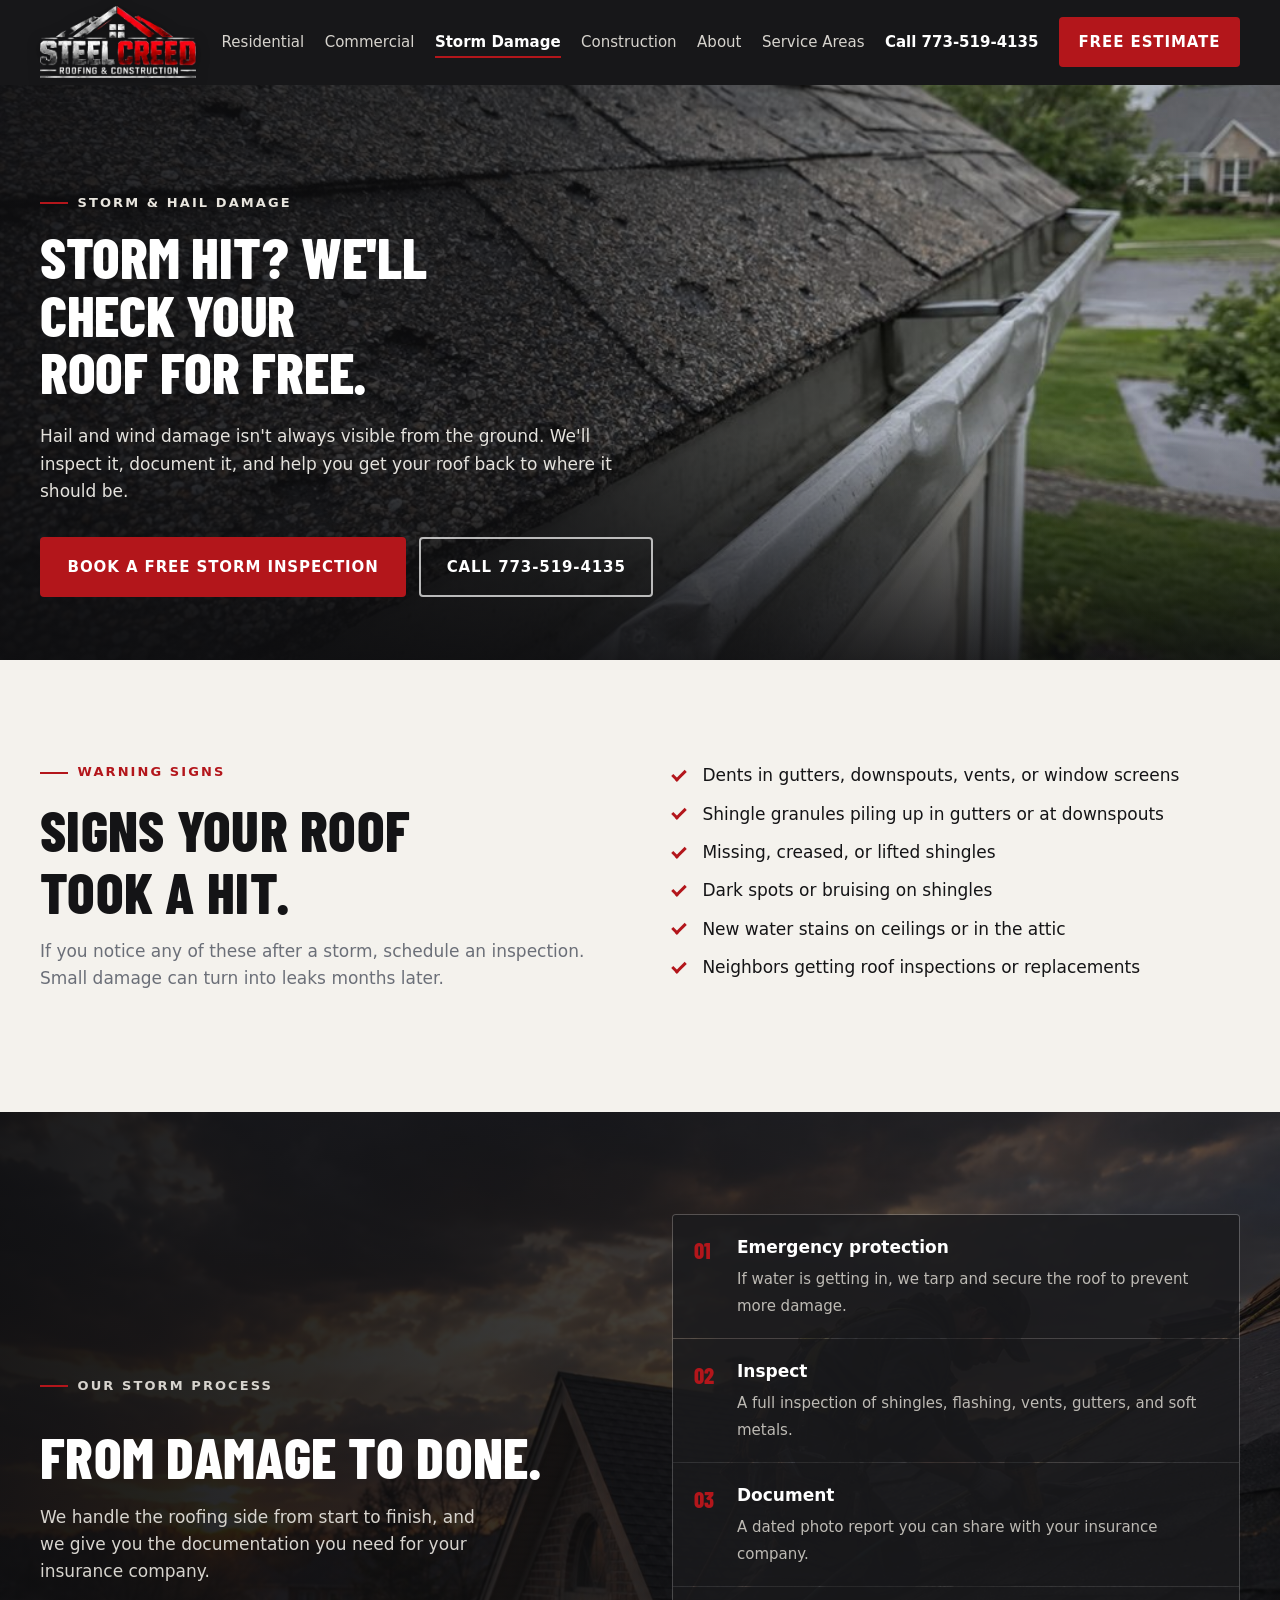
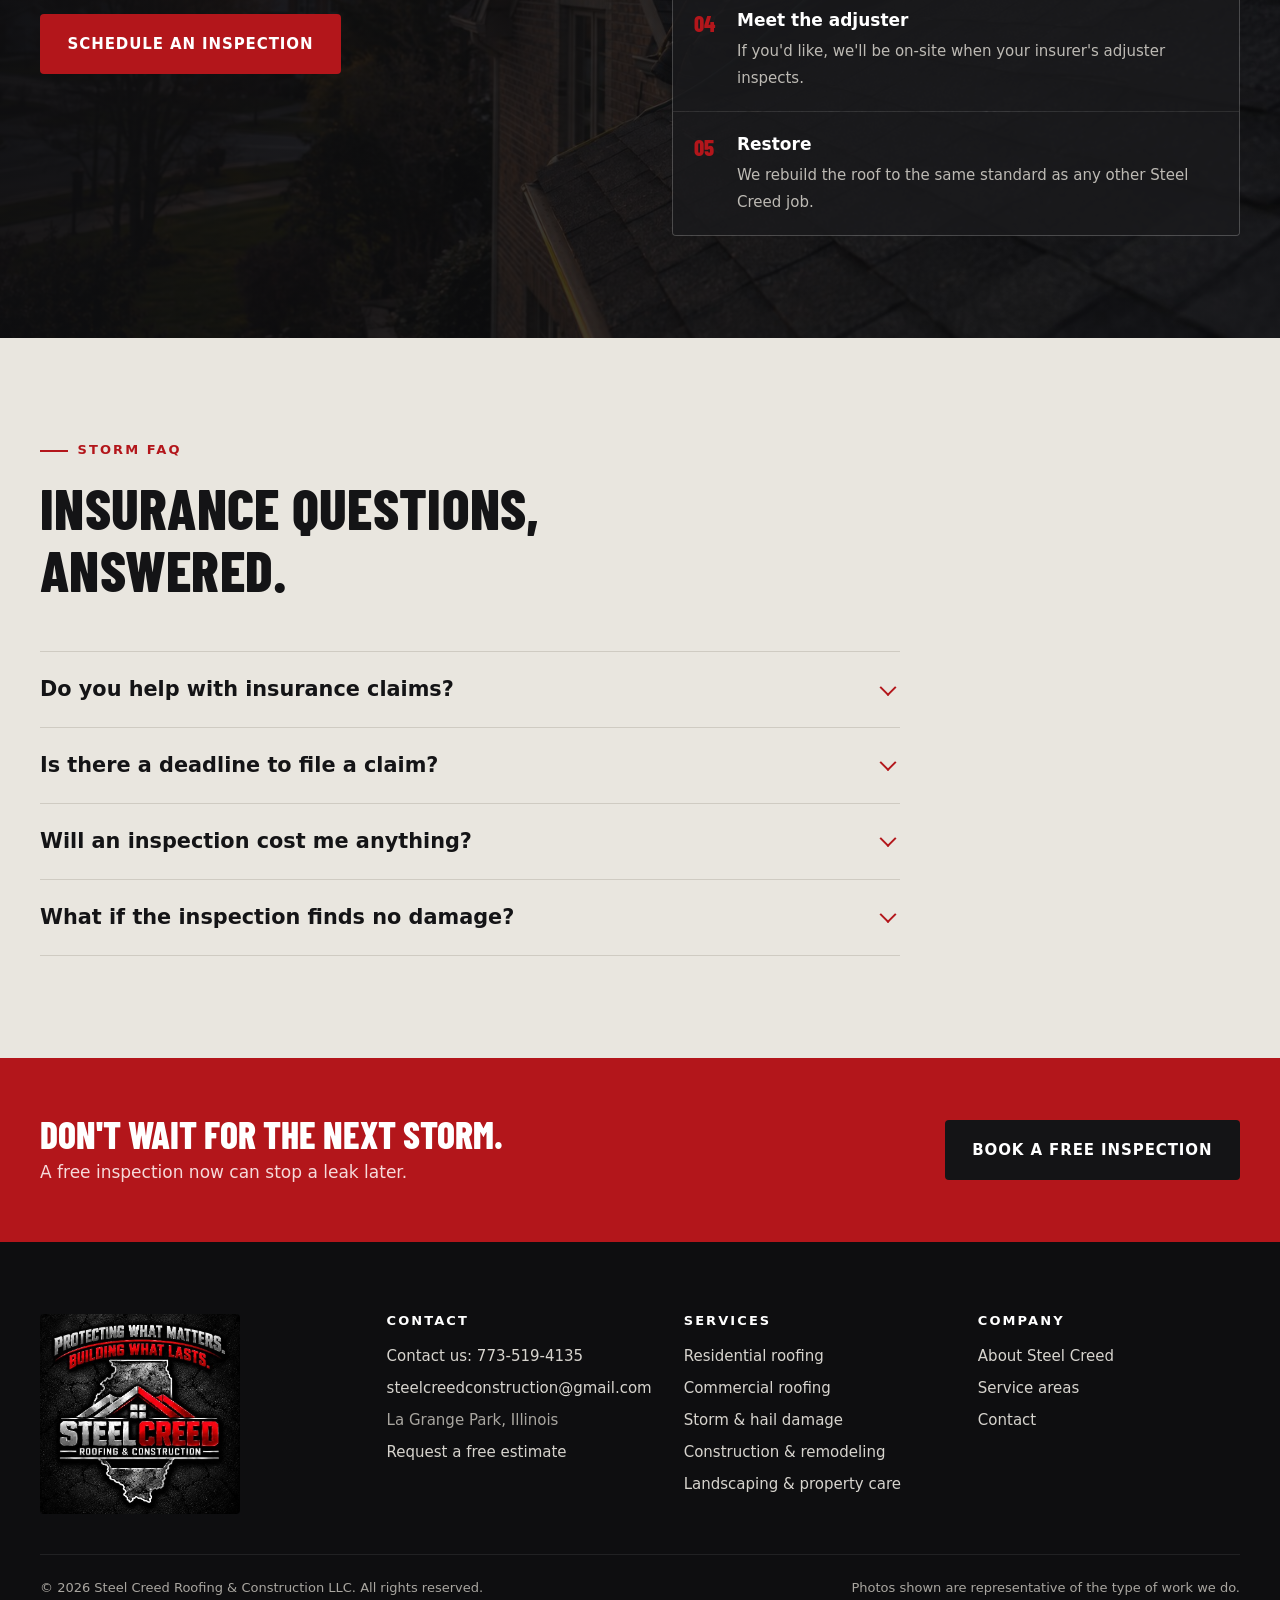
<file: storm-damage.html>
<!doctype html>
<html lang="en">
<head>
<meta charset="utf-8">
<meta name="viewport" content="width=device-width, initial-scale=1">
<title>Storm & Hail Damage Roofing | Steel Creed Roofing & Construction</title>
<meta name="description" content="Free storm and hail damage roof inspections, emergency tarping, photo documentation for insurance, and full roof restoration in the Chicago western suburbs.">
<meta property="og:title" content="Storm & Hail Damage Roofing | Steel Creed Roofing & Construction">
<meta property="og:description" content="Free storm and hail damage roof inspections, emergency tarping, photo documentation for insurance, and full roof restoration in the Chicago western suburbs.">
<meta property="og:image" content="assets/storm.jpg">
<meta name="theme-color" content="#141416">
<link rel="icon" href="assets/favicon.png">
<link rel="preconnect" href="https://fonts.googleapis.com">
<link rel="preconnect" href="https://fonts.gstatic.com" crossorigin>
<link href="https://fonts.googleapis.com/css2?family=Barlow+Condensed:wght@600;700;800&display=swap" rel="stylesheet">
<link href="https://api.fontshare.com/v2/css?f[]=satoshi@400,500,700&display=swap" rel="stylesheet">
<link rel="stylesheet" href="styles.css">
<script type="application/ld+json">
{"@context":"https://schema.org","@type":"RoofingContractor","name":"Steel Creed Roofing & Construction","slogan":"Protecting What Matters. Building What Lasts.","email":"steelcreedconstruction@gmail.com","telephone":"+17735194135","address":{"@type":"PostalAddress","addressLocality":"La Grange Park","addressRegion":"IL","addressCountry":"US"},"areaServed":["La Grange Park", "La Grange", "Westchester", "Brookfield", "Riverside", "North Riverside", "Western Springs", "Hinsdale", "Countryside", "Burr Ridge", "Oak Park", "Berwyn", "Hillside", "Elmhurst", "Downers Grove", "Chicago"]}
</script>
</head>
<body class="no-js">
<a class="skip" href="#main">Skip to content</a>
<header class="header">
  <div class="container header__inner">
    <a href="index.html" class="brand" aria-label="Steel Creed Roofing & Construction home">
      <img class="brand__logo" src="assets/logo-header.png" alt="Steel Creed Roofing &amp; Construction" width="364" height="168">
    </a>
    <nav class="nav" aria-label="Main">
      <button class="nav__toggle" aria-expanded="false" aria-controls="nav-list" aria-label="Open menu"><span></span><span></span><span></span></button>
      <ul id="nav-list" class="nav__list">
        <li><a href="residential.html">Residential</a></li>
        <li><a href="commercial.html">Commercial</a></li>
        <li><a href="storm-damage.html" aria-current="page">Storm Damage</a></li>
        <li><a href="construction.html">Construction</a></li>
        <li><a href="about.html">About</a></li>
        <li><a href="service-areas.html">Service Areas</a></li>
        <li><a href="tel:+17735194135" class="nav__phone">Call 773-519-4135</a></li>
        <li><a href="contact.html" class="btn btn--red btn--sm">Free Estimate</a></li>
      </ul>
    </nav>
  </div>
</header>
<main id="main">
  <section class="hero hero--page">
    <img class="hero__bg" src="assets/storm.jpg" alt="Hail-damaged shingles and gutter after a storm" style="object-position:center">
    <div class="hero__shade" aria-hidden="true"></div>
    <div class="container hero__content">
      <p class="eyebrow eyebrow--light">Storm & hail damage</p>
      <h1 class="hero__title">Storm hit? We'll check your roof for free.</h1>
      <p class="hero__lede">Hail and wind damage isn't always visible from the ground. We'll inspect it, document it, and help you get your roof back to where it should be.</p>
      <div class="hero__actions"><a href="contact.html" class="btn btn--red">Book a Free Storm Inspection</a><a href="tel:+17735194135" class="btn btn--ghost">Call 773-519-4135</a></div>
    </div>
  </section>

  <section class="section" aria-labelledby="signs">
    <div class="container split split--top">
      <div>
        <p class="eyebrow">Warning signs</p>
        <h2 id="signs" class="h2">Signs your roof took a hit.</h2>
        <p class="section__lede">If you notice any of these after a storm, schedule an inspection. Small damage can turn into leaks months later.</p>
      </div>
      <ul class="checklist">
        <li>Dents in gutters, downspouts, vents, or window screens</li>
        <li>Shingle granules piling up in gutters or at downspouts</li>
        <li>Missing, creased, or lifted shingles</li>
        <li>Dark spots or bruising on shingles</li>
        <li>New water stains on ceilings or in the attic</li>
        <li>Neighbors getting roof inspections or replacements</li>
      </ul>
    </div>
  </section>

  <section class="banner" aria-labelledby="storm-steps">
    <img class="banner__bg" src="assets/hero.jpg" alt="" loading="lazy">
    <div class="banner__shade" aria-hidden="true"></div>
    <div class="container banner__inner">
      <div class="banner__copy">
        <p class="eyebrow eyebrow--light">Our storm process</p>
        <h2 id="storm-steps" class="h2 h2--light">From damage to done.</h2>
        <p>We handle the roofing side from start to finish, and we give you the documentation you need for your insurance company.</p>
        <a href="contact.html" class="btn btn--red">Schedule an Inspection</a>
      </div>
      <ol class="steps">
        <li><strong>Emergency protection</strong><span>If water is getting in, we tarp and secure the roof to prevent more damage.</span></li>
        <li><strong>Inspect</strong><span>A full inspection of shingles, flashing, vents, gutters, and soft metals.</span></li>
        <li><strong>Document</strong><span>A dated photo report you can share with your insurance company.</span></li>
        <li><strong>Meet the adjuster</strong><span>If you'd like, we'll be on-site when your insurer's adjuster inspects.</span></li>
        <li><strong>Restore</strong><span>We rebuild the roof to the same standard as any other Steel Creed job.</span></li>
      </ol>
    </div>
  </section>

  <section class="section section--steel" aria-labelledby="sfaq">
    <div class="container">
      <div class="section__head"><p class="eyebrow">Storm FAQ</p><h2 id="sfaq" class="h2">Insurance questions, answered.</h2></div>
      <div class="faq__list"><details><summary>Do you help with insurance claims?</summary><p>We document the damage with a dated photo report and can meet your adjuster on-site. Your claim and its decisions stay between you and your insurance company; we provide the documentation and the roof.</p></details><details><summary>Is there a deadline to file a claim?</summary><p>Many policies set a time limit for reporting storm damage. Check your policy or call your insurance agent, and get an inspection as soon as you can.</p></details><details><summary>Will an inspection cost me anything?</summary><p>No. Storm inspections are free and there is no obligation.</p></details><details><summary>What if the inspection finds no damage?</summary><p>Then we'll tell you that, show you the photos, and you're done. No pressure.</p></details></div>
    </div>
  </section>
  <section class="ctaband">
    <div class="container ctaband__inner">
      <div><h2>Don't wait for the next storm.</h2><p>A free inspection now can stop a leak later.</p></div>
      <a href="contact.html" class="btn btn--dark">Book a Free Inspection</a>
    </div>
  </section>
</main>
<footer class="footer">
  <div class="container footer__inner">
    <div class="footer__brand">
      <img src="assets/steel-creed-logo-final.jpg" alt="Steel Creed Roofing & Construction logo: Protecting What Matters. Building What Lasts." width="627" height="627" loading="lazy">
    </div>
    <div>
      <h3>Contact</h3>
      <ul>
        <li><a href="tel:+17735194135">Contact us: 773-519-4135</a></li>
        <li><a href="mailto:steelcreedconstruction@gmail.com">steelcreedconstruction@gmail.com</a></li>
        <li>La Grange Park, Illinois</li>
        <li><a href="contact.html">Request a free estimate</a></li>
      </ul>
    </div>
    <div>
      <h3>Services</h3>
      <ul>
        <li><a href="residential.html">Residential roofing</a></li>
        <li><a href="commercial.html">Commercial roofing</a></li>
        <li><a href="storm-damage.html">Storm & hail damage</a></li>
        <li><a href="construction.html">Construction & remodeling</a></li>
        <li><a href="construction.html#property">Landscaping & property care</a></li>
      </ul>
    </div>
    <div>
      <h3>Company</h3>
      <ul>
        <li><a href="about.html">About Steel Creed</a></li>
        <li><a href="service-areas.html">Service areas</a></li>
        <li><a href="contact.html">Contact</a></li>
      </ul>
    </div>
  </div>
  <div class="container footer__legal">
    <p>&copy; 2026 Steel Creed Roofing & Construction LLC. All rights reserved.</p>
    <p>Photos shown are representative of the type of work we do.</p>
  </div>
</footer>
<div class="mobilebar" aria-label="Quick contact">
  <a href="tel:+17735194135" class="mobilebar__email">Call Now</a>
  <a href="contact.html" class="mobilebar__cta">Free Estimate</a>
</div>
<script src="app.js" defer></script>
</body>
</html>
</file>
<file: styles.css>
:root{
  --ink:#141416; --char:#1c1d20; --steel:#2a2c31; --steel-2:#3a3d44; --mid:#6b6f78;
  --line:#d9d6cf; --paper:#f4f2ed; --white:#ffffff; --metal:#a9adb5;
  --red:#b3161b; --red-d:#8f1014;
  --font-display:'Barlow Condensed','Arial Narrow',sans-serif;
  --font-body:'Satoshi','Inter',system-ui,sans-serif;
  --text-xs:clamp(.75rem,.72rem + .15vw,.8125rem);
  --text-sm:clamp(.875rem,.85rem + .15vw,.9375rem);
  --text-base:clamp(1rem,.97rem + .15vw,1.0625rem);
  --text-lg:clamp(1.125rem,1.05rem + .35vw,1.3rem);
  --text-xl:clamp(1.6rem,1.3rem + 1.3vw,2.4rem);
  --text-2xl:clamp(2.2rem,1.6rem + 2.6vw,3.6rem);
  --text-hero:clamp(2.9rem,1.8rem + 5vw,6rem);
  --pad:clamp(3.5rem,8vw,7rem);
  --radius:4px;
  --ease:cubic-bezier(.16,1,.3,1);
}
*,*::before,*::after{box-sizing:border-box}
html{scroll-behavior:smooth;-webkit-text-size-adjust:100%}
@media (prefers-reduced-motion:reduce){html{scroll-behavior:auto}*{transition:none!important;animation:none!important}}
body{margin:0;font-family:var(--font-body);font-size:var(--text-base);line-height:1.6;color:var(--ink);background:var(--paper);-webkit-font-smoothing:antialiased}
img{max-width:100%;display:block;height:auto}
a{color:inherit}
h1,h2,h3{margin:0;line-height:1.08;text-wrap:balance}
p{margin:0 0 1em;text-wrap:pretty}
ul,ol{margin:0;padding:0;list-style:none}
.container{width:min(1200px,100% - 2.5rem);margin-inline:auto}
.skip{position:absolute;left:-999px;top:0;background:var(--red);color:#fff;padding:.6rem 1rem;z-index:100}
.skip:focus{left:1rem}
:focus-visible{outline:3px solid var(--red);outline-offset:3px}

/* Type */
.eyebrow{font-family:var(--font-body);font-size:var(--text-xs);font-weight:700;letter-spacing:.16em;text-transform:uppercase;color:var(--red);margin-bottom:.9rem;display:flex;align-items:center;gap:.6rem}
.eyebrow::before{content:"";width:28px;height:2px;background:currentColor}
.eyebrow--light{color:#e9e6df}
.eyebrow--light::before{background:var(--red)}
.h2{font-family:var(--font-display);font-weight:800;font-size:var(--text-2xl);text-transform:uppercase;letter-spacing:.005em;margin-bottom:1rem}
.h2--light{color:#fff}
h3{font-size:var(--text-lg);font-weight:700}

/* Buttons */
.btn{display:inline-flex;align-items:center;justify-content:center;gap:.5rem;font-family:var(--font-body);font-weight:700;font-size:var(--text-sm);letter-spacing:.06em;text-transform:uppercase;text-decoration:none;padding:1rem 1.6rem;border-radius:var(--radius);border:2px solid transparent;cursor:pointer;transition:background .25s var(--ease),color .25s var(--ease),border-color .25s var(--ease),transform .25s var(--ease)}
.btn:hover{transform:translateY(-1px)}
.btn--red{background:var(--red);color:#fff}
.btn--red:hover{background:var(--red-d)}
.btn--ghost{border-color:rgba(255,255,255,.7);color:#fff}
.btn--ghost:hover{background:#fff;color:var(--ink)}
.btn--dark{background:var(--ink);color:#fff}
.btn--dark:hover{background:var(--steel)}
.btn--outline{border-color:var(--ink);color:var(--ink)}
.btn--outline:hover{background:var(--ink);color:#fff}
.btn--sm{padding:.7rem 1.1rem}
.btn--block{width:100%}

/* Header */
.header{position:sticky;top:0;z-index:50;background:rgba(14,14,16,.96);backdrop-filter:blur(10px);border-bottom:1px solid transparent;transition:box-shadow .3s var(--ease),border-color .3s}
.header.is-scrolled{border-color:rgba(255,255,255,.08);box-shadow:0 6px 24px rgba(0,0,0,.35)}
.header__inner{display:flex;align-items:center;justify-content:space-between;height:84px;gap:1rem}
.brand{display:flex;align-items:center;gap:.75rem;text-decoration:none;color:#fff}.brand__logo{height:72px;width:auto;display:block;filter:drop-shadow(0 2px 6px rgba(0,0,0,.55))}.brand__mark{width:40px;height:32px;color:var(--red);flex:none}.brand__text{display:flex;flex-direction:column;line-height:1}.brand__name{font-family:var(--font-display);font-weight:800;font-size:1.75rem;text-transform:uppercase;letter-spacing:.04em}.brand__name b{color:var(--red);font-weight:800}.brand__sub{font-size:.66rem;font-weight:700;letter-spacing:.24em;text-transform:uppercase;color:#a9a6a0;margin-top:.3rem;white-space:nowrap}
.nav__list{display:flex;align-items:center;gap:clamp(.8rem,1.6vw,1.6rem)}
.nav__list a:not(.btn){font-size:var(--text-sm);font-weight:500;text-decoration:none;color:#d7d4ce;position:relative;padding:.4rem 0}
.nav__list a:not(.btn)::after{content:"";position:absolute;left:0;right:0;bottom:0;height:2px;background:var(--red);transform:scaleX(0);transform-origin:left;transition:transform .3s var(--ease)}
.nav__list a:not(.btn):hover::after,.nav__list a[aria-current="page"]::after{transform:scaleX(1)}
.nav__list a[aria-current="page"],.nav__list a:not(.btn):hover{color:#fff}.nav__list a[aria-current="page"]{font-weight:700}
.nav__toggle{display:none;background:none;border:0;width:44px;height:44px;cursor:pointer;padding:10px}
.nav__toggle span{display:block;height:2px;background:#fff;margin:6px 0;transition:transform .3s var(--ease),opacity .2s}
@media (max-width:1220px){
  .nav__toggle{display:block}
  .nav__list{position:fixed;inset:84px 0 auto 0;flex-direction:column;align-items:stretch;gap:0;background:#0e0e10;border-bottom:1px solid rgba(255,255,255,.1);padding:.5rem 1.25rem 1.25rem;transform:translateY(-8px);opacity:0;visibility:hidden;transition:opacity .25s,transform .25s var(--ease),visibility .25s;max-height:calc(100vh - 84px);overflow:auto}
  .nav.is-open .nav__list{opacity:1;visibility:visible;transform:none}
  .nav__list li{border-bottom:1px solid rgba(255,255,255,.1)}
  .nav__list li:last-child{border:0;padding-top:1rem}
  .nav__list a:not(.btn){display:block;padding:1rem 0;font-size:var(--text-base)}
  .nav__list a:not(.btn)::after{display:none}
  .nav__list .btn{width:100%}
  .nav.is-open .nav__toggle span:nth-child(1){transform:translateY(8px) rotate(45deg)}
  .nav.is-open .nav__toggle span:nth-child(2){opacity:0}
  .nav.is-open .nav__toggle span:nth-child(3){transform:translateY(-8px) rotate(-45deg)}
}
@media (max-width:520px){.header__inner{height:72px}.brand__logo{height:54px}.brand__name{font-size:1.45rem}.brand__sub{font-size:.58rem;letter-spacing:.2em}.brand__logo{height:72px;width:auto;display:block;filter:drop-shadow(0 2px 6px rgba(0,0,0,.55))}.brand__mark{width:32px;height:26px}.nav__list{inset:72px 0 auto 0;max-height:calc(100vh - 72px)}}

/* Hero */
.hero{position:relative;color:#fff;min-height:min(88vh,860px);display:flex;flex-direction:column;justify-content:flex-end;overflow:hidden;background:var(--ink)}
.hero__bg{position:absolute;inset:0;width:100%;height:100%;object-fit:cover;object-position:62% 40%}
.hero__shade{position:absolute;inset:0;background:linear-gradient(90deg,rgba(14,14,16,.92) 0%,rgba(14,14,16,.72) 42%,rgba(14,14,16,.15) 75%),linear-gradient(0deg,rgba(14,14,16,.85) 0%,transparent 40%)}
.hero__content{position:relative;padding-block:clamp(6rem,14vh,9rem) clamp(2.5rem,6vh,4rem)}
.hero__title{font-family:var(--font-display);font-weight:800;font-size:var(--text-hero);text-transform:uppercase;line-height:.92;letter-spacing:-.005em;margin-bottom:1.4rem}
.hero__title span{color:var(--metal);display:block}
.hero__title em{font-style:normal;color:#fff}
.hero__lede{font-size:var(--text-lg);max-width:46ch;color:#e4e2dd;margin-bottom:2rem}
.hero__actions{display:flex;flex-wrap:wrap;gap:.8rem}
.hero--page{min-height:auto}
.hero--page .hero__content{padding-block:clamp(5rem,12vh,8rem) clamp(3rem,7vh,4.5rem)}
.hero--page .hero__title{font-size:var(--text-2xl);max-width:18ch;line-height:1}
.hero--page .hero__lede{font-size:var(--text-base);max-width:56ch}
.trustbar{position:relative;background:rgba(20,20,22,.88);border-top:1px solid rgba(255,255,255,.1);backdrop-filter:blur(6px)}
.trustbar__inner{display:grid;grid-template-columns:repeat(4,1fr);gap:1rem;padding-block:1.3rem}
.trust{display:flex;align-items:center;gap:.75rem;font-size:var(--text-sm);color:#cfccc6;line-height:1.35}
.trust strong{color:#fff;display:block}
.trust svg{flex:none;width:30px;height:30px;fill:none;stroke:var(--red);stroke-width:1.8;stroke-linecap:round;stroke-linejoin:round}
@media (max-width:900px){.trustbar__inner{grid-template-columns:repeat(2,1fr)}}
@media (max-width:480px){.trustbar__inner{grid-template-columns:1fr;gap:.8rem}}

/* Sections */
.section{padding-block:var(--pad)}
.section--dark{background:var(--ink);color:#d7d4ce}
.section--dark .h2{color:#fff}
.section--steel{background:#e9e6df}
.section--white{background:#fff}
.section__head{max-width:720px;margin-bottom:clamp(2rem,4vw,3.5rem)}
.section__lede{color:var(--mid);font-size:var(--text-base);max-width:60ch}
.section--dark .section__lede{color:#a9a6a0}
.split{display:grid;grid-template-columns:1fr 1fr;gap:clamp(2rem,5vw,5rem);align-items:center}
.split--top{align-items:start}
@media (max-width:860px){.split{grid-template-columns:1fr}}

/* Service cards */
.services{display:grid;grid-template-columns:repeat(6,1fr);gap:1.25rem}
.card{grid-column:span 2;background:#fff;border:1px solid var(--line);border-radius:var(--radius);overflow:hidden;display:flex;flex-direction:column;text-decoration:none;color:inherit;transition:transform .35s var(--ease),box-shadow .35s var(--ease)}
.card--feature{grid-column:span 3}
a.card:hover{transform:translateY(-4px);box-shadow:0 18px 40px rgba(0,0,0,.1)}
.card img{aspect-ratio:4/3;object-fit:cover;width:100%}
.card--feature img{aspect-ratio:16/9}
.card__body{padding:1.4rem 1.5rem 1.6rem;display:flex;flex-direction:column;flex:1}
.card__body h3{font-family:var(--font-display);font-size:var(--text-xl);text-transform:uppercase;font-weight:700;margin-bottom:.5rem}
.card__body p{color:var(--mid);font-size:var(--text-sm);margin-bottom:1rem}
.card__more{margin-top:auto;font-size:var(--text-xs);font-weight:700;letter-spacing:.12em;text-transform:uppercase;color:var(--red)}
@media (max-width:960px){.card,.card--feature{grid-column:span 3}}
@media (max-width:600px){.services{grid-template-columns:1fr}.card,.card--feature{grid-column:auto}}

/* Creed */
.creed{display:grid;grid-template-columns:5fr 7fr;gap:clamp(2rem,6vw,6rem);align-items:start}
.creed__intro{position:sticky;top:120px}
.creed__badge{width:220px;margin-bottom:1.8rem;border-radius:var(--radius)}
.creed__list li{display:grid;grid-template-columns:auto 1fr;gap:1.4rem;padding-block:1.6rem;border-top:1px solid rgba(255,255,255,.12)}
.creed__list li:last-child{border-bottom:1px solid rgba(255,255,255,.12)}
.creed__num{font-family:var(--font-display);font-weight:800;font-size:var(--text-xl);color:var(--red);line-height:1}
.creed__list h3{color:#fff;margin-bottom:.35rem}
.creed__list p{margin:0;color:#a9a6a0;font-size:var(--text-sm)}
@media (max-width:860px){.creed{grid-template-columns:1fr}.creed__intro{position:static}}

/* Banner (storm/full-bleed) */
.banner{position:relative;color:#fff;overflow:hidden;background:var(--ink)}
.banner__bg{position:absolute;inset:0;width:100%;height:100%;object-fit:cover}
.banner__shade{position:absolute;inset:0;background:linear-gradient(90deg,rgba(14,14,16,.95),rgba(14,14,16,.78) 55%,rgba(14,14,16,.6))}
.banner__inner{position:relative;padding-block:var(--pad);display:grid;grid-template-columns:1fr 1fr;gap:clamp(2rem,5vw,5rem);align-items:center}
.banner__copy p{color:#d7d4ce;max-width:48ch;margin-bottom:1.8rem}
.steps{counter-reset:s;display:grid;gap:1px;background:rgba(255,255,255,.12);border:1px solid rgba(255,255,255,.12);border-radius:var(--radius);overflow:hidden}
.steps li{counter-increment:s;background:rgba(20,20,22,.82);padding:1.2rem 1.4rem 1.2rem 4rem;position:relative}
.steps li::before{content:counter(s,decimal-leading-zero);position:absolute;left:1.3rem;top:1.15rem;font-family:var(--font-display);font-weight:800;font-size:1.4rem;color:var(--red)}
.steps strong{display:block;color:#fff;margin-bottom:.2rem}
.steps span{color:#bdbab4;font-size:var(--text-sm)}
@media (max-width:860px){.banner__inner{grid-template-columns:1fr}}

/* Process */
.process{display:grid;grid-template-columns:repeat(4,1fr);gap:1.25rem;counter-reset:p}
.process li{background:#fff;border:1px solid var(--line);border-top:4px solid var(--ink);border-radius:var(--radius);padding:1.6rem}
.process li:hover{border-top-color:var(--red)}
.process__n{font-family:var(--font-display);font-weight:800;font-size:3rem;line-height:1;color:var(--red);display:block;margin-bottom:.8rem}
.process h3{margin-bottom:.4rem}
.process p{color:var(--mid);font-size:var(--text-sm);margin:0}
@media (max-width:960px){.process{grid-template-columns:repeat(2,1fr)}}
@media (max-width:520px){.process{grid-template-columns:1fr}}

/* Media figure */
.figure img{border-radius:var(--radius);aspect-ratio:4/3;object-fit:cover;width:100%}
.figure--tall img{aspect-ratio:4/5}

/* Lists */
.checklist li{position:relative;padding-left:1.9rem;margin-bottom:.7rem}
.checklist li::before{content:"";position:absolute;left:0;top:.45em;width:14px;height:8px;border-left:3px solid var(--red);border-bottom:3px solid var(--red);transform:rotate(-45deg)}
.section--dark .checklist li{color:#e0ddd7}

.featlist{display:grid;grid-template-columns:repeat(2,1fr);gap:1.25rem}
.featlist li{background:#fff;border:1px solid var(--line);border-left:4px solid var(--red);border-radius:var(--radius);padding:1.4rem 1.5rem}
.featlist h3{margin-bottom:.35rem}
.featlist p{margin:0;color:var(--mid);font-size:var(--text-sm)}
.section--steel .featlist li{background:#f7f5f1}
@media (max-width:700px){.featlist{grid-template-columns:1fr}}

/* Towns */
.towns{display:flex;flex-wrap:wrap;gap:.6rem}
.towns li{background:#fff;border:1px solid var(--line);border-radius:999px;padding:.55rem 1.1rem;font-size:var(--text-sm);font-weight:500}
.towns li:first-child{background:var(--ink);color:#fff;border-color:var(--ink)}

/* FAQ */
.faq__list{max-width:860px}
details{border-top:1px solid #cfcbc2}
details:last-child{border-bottom:1px solid #cfcbc2}
summary{list-style:none;cursor:pointer;padding:1.3rem 3rem 1.3rem 0;font-weight:700;font-size:var(--text-lg);position:relative}
summary::-webkit-details-marker{display:none}
summary::after{content:"";position:absolute;right:.4rem;top:50%;width:12px;height:12px;border-right:2.5px solid var(--red);border-bottom:2.5px solid var(--red);transform:translateY(-70%) rotate(45deg);transition:transform .3s var(--ease)}
details[open] summary::after{transform:translateY(-30%) rotate(-135deg)}
details p{color:#4a4d54;padding-bottom:1.3rem;max-width:70ch;margin:0}

/* CTA band */
.ctaband{background:var(--red);color:#fff}
.ctaband__inner{display:flex;align-items:center;justify-content:space-between;gap:2rem;padding-block:clamp(2.5rem,5vw,3.5rem);flex-wrap:wrap}
.ctaband h2{font-family:var(--font-display);font-weight:800;text-transform:uppercase;font-size:var(--text-xl)}
.ctaband p{margin:.3rem 0 0;color:#f6dada}
.ctaband .btn--dark:hover{background:#000}

/* Estimate */
.estimate{display:grid;grid-template-columns:5fr 7fr;gap:clamp(2rem,5vw,5rem);align-items:start}
.estimate__points{margin:1.5rem 0}
.estimate__email{font-size:var(--text-sm);color:#a9a6a0}
.estimate__email a{color:#fff}
.form{background:#fff;color:var(--ink);border-radius:var(--radius);padding:clamp(1.4rem,3vw,2.4rem);display:grid;gap:1.1rem;box-shadow:0 30px 60px rgba(0,0,0,.25)}
.form__row{display:grid;grid-template-columns:1fr 1fr;gap:1.1rem}
.form label{display:grid;gap:.4rem;font-size:var(--text-sm);font-weight:700}
.form input,.form select,.form textarea{font:inherit;font-weight:400;font-size:var(--text-base);padding:.8rem .9rem;border:1.5px solid #cfcbc2;border-radius:var(--radius);background:#fbfaf8;color:var(--ink);width:100%}
.form input:focus,.form select:focus,.form textarea:focus{outline:none;border-color:var(--ink);background:#fff}
.form [aria-invalid="true"]{border-color:var(--red)}
.form__error{color:var(--red);font-size:var(--text-sm);margin:0;font-weight:500}
.form__success{background:#f1f6f0;border-left:4px solid #2f7a3a;padding:1rem 1.2rem;border-radius:var(--radius)}
.form__success h3{margin-bottom:.3rem}
.form__success p{margin:0;font-size:var(--text-sm)}
.form__note{font-size:var(--text-xs);color:var(--mid);margin:0}
@media (max-width:860px){.estimate{grid-template-columns:1fr}}
@media (max-width:560px){.form__row{grid-template-columns:1fr}}

/* Footer */
.footer{background:#0e0e10;color:#a9a6a0;padding-top:clamp(3rem,6vw,4.5rem);font-size:var(--text-sm)}
.footer__inner{display:grid;grid-template-columns:1.2fr 1fr 1fr 1fr;gap:2rem;padding-bottom:2.5rem}
.footer__brand img{width:200px;border-radius:var(--radius)}
.footer__brand p{margin-top:1rem;font-family:var(--font-display);font-weight:700;text-transform:uppercase;letter-spacing:.04em;color:#e0ddd7;font-size:1.15rem;line-height:1.2}
.footer h3{color:#fff;font-size:var(--text-xs);letter-spacing:.16em;text-transform:uppercase;margin-bottom:1rem}
.footer li{margin-bottom:.5rem}
.footer a{text-decoration:none;color:#d7d4ce}
.footer a:hover{color:#fff;text-decoration:underline}
.footer__legal{border-top:1px solid rgba(255,255,255,.08);padding-block:1.4rem;display:flex;justify-content:space-between;gap:1rem;flex-wrap:wrap;font-size:var(--text-xs)}
.footer__legal p{margin:0}
@media (max-width:860px){.footer__inner{grid-template-columns:1fr 1fr}}
@media (max-width:520px){.footer__inner{grid-template-columns:1fr}}

/* Mobile sticky bar */
.mobilebar{display:none}
@media (max-width:760px){
  body{padding-bottom:64px}
  .mobilebar{display:grid;grid-template-columns:1fr 1.4fr;position:fixed;left:0;right:0;bottom:0;z-index:60;height:64px;box-shadow:0 -6px 20px rgba(0,0,0,.18)}
  .mobilebar a{display:flex;align-items:center;justify-content:center;font-weight:700;font-size:var(--text-sm);letter-spacing:.06em;text-transform:uppercase;text-decoration:none}
  .mobilebar__email{background:var(--ink);color:#fff}
  .mobilebar__cta{background:var(--red);color:#fff}
}

/* Reveal */
.reveal{opacity:0;transform:translateY(18px);transition:opacity .7s var(--ease),transform .7s var(--ease)}
.reveal.is-in{opacity:1;transform:none}
.no-js .reveal{opacity:1;transform:none}

.featlist--3{grid-template-columns:repeat(3,1fr)}
@media (max-width:960px){.featlist--3{grid-template-columns:repeat(2,1fr)}}
@media (max-width:560px){.featlist--3{grid-template-columns:1fr}}
.section--first{padding-top:clamp(3rem,7vw,5.5rem)}
.section--dark .checklist li{color:#e0ddd7}
.estimate .h2{color:#fff}
.nav__list a.nav__phone{color:#fff;font-weight:700;white-space:nowrap}
.nav__list a{white-space:nowrap}
.pullquote{margin-top:1.6rem;padding-left:1.1rem;border-left:4px solid var(--red);font-family:var(--font-display);font-weight:700;font-size:var(--text-lg,1.35rem);line-height:1.25;text-transform:uppercase;color:var(--ink)}
.partners{display:grid;grid-template-columns:repeat(2,1fr);gap:1.25rem;margin-top:.5rem}
.partner{background:rgba(255,255,255,.04);border:1px solid rgba(255,255,255,.1);border-top:3px solid var(--red);border-radius:var(--radius);padding:1.6rem 1.6rem 1.4rem}
.partner h3{font-family:var(--font-display);font-size:var(--text-xl);text-transform:uppercase;color:#fff;margin:.6rem 0 .4rem}
.partner p{margin:0;color:#c9c6c0}
.partners__close{max-width:68ch;margin-top:2rem}
.partners__close p{color:#d7d4ce}
.partners__close p:last-child{color:#fff;font-weight:600}
@media (max-width:760px){.partners{grid-template-columns:1fr}}
.narrow{max-width:760px}
.featlist li:last-child:nth-child(odd){grid-column:1/-1}
.ctaband__kicker{font-size:var(--text-xs);font-weight:700;letter-spacing:.18em;text-transform:uppercase;color:#fff!important;opacity:.85;margin:0 0 .4rem!important}
.ctaband__actions{display:flex;flex-wrap:wrap;gap:.8rem}
.btn--outline-light{border-color:rgba(255,255,255,.85);color:#fff}
.btn--outline-light:hover{background:#fff;color:var(--red)}

.req{color:var(--red);font-weight:800}
.opt{color:var(--mid);font-weight:400;font-size:var(--text-xs)}
.form__legend{margin:0;font-size:var(--text-xs);color:var(--mid)}
.form__hp{position:absolute!important;left:-9999px;width:1px;height:1px;opacity:0}
.form__contact{border:0;padding:0;margin:0;display:grid;gap:.8rem}
.form__contact legend{font-size:var(--text-sm);font-weight:700;margin-bottom:.5rem;padding:0}
.form__choices{display:flex;flex-wrap:wrap;gap:.6rem}
.form .choice{display:flex;align-items:center;gap:.5rem;font-weight:500;border:1.5px solid #cfcbc2;border-radius:var(--radius);padding:.6rem .9rem;cursor:pointer;background:#fbfaf8}
.form .choice input{width:auto;accent-color:var(--red);margin:0}
.form .choice:has(input:checked){border-color:var(--red);background:#fff}
.form__hint{display:block;margin:0;font-size:var(--text-xs);color:var(--mid);font-weight:400}
.form__file input[type=file]{padding:.6rem;background:#fbfaf8}
.form__error a,.form__note a,.form__hint a{color:var(--red)}
.form__success:focus{outline:none}
.form__success a{color:#2f7a3a;font-weight:700}
.form label{display:flex;flex-wrap:wrap;align-items:baseline;column-gap:.35rem;row-gap:.4rem}
.form label>input,.form label>select,.form label>textarea,.form label>.form__hint,.form__file-label{flex:0 0 100%}
.form .choice{flex-wrap:nowrap;align-items:center}
.form [hidden]{display:none!important}
.form .choice>input{flex:0 0 auto;width:auto}
</file>
